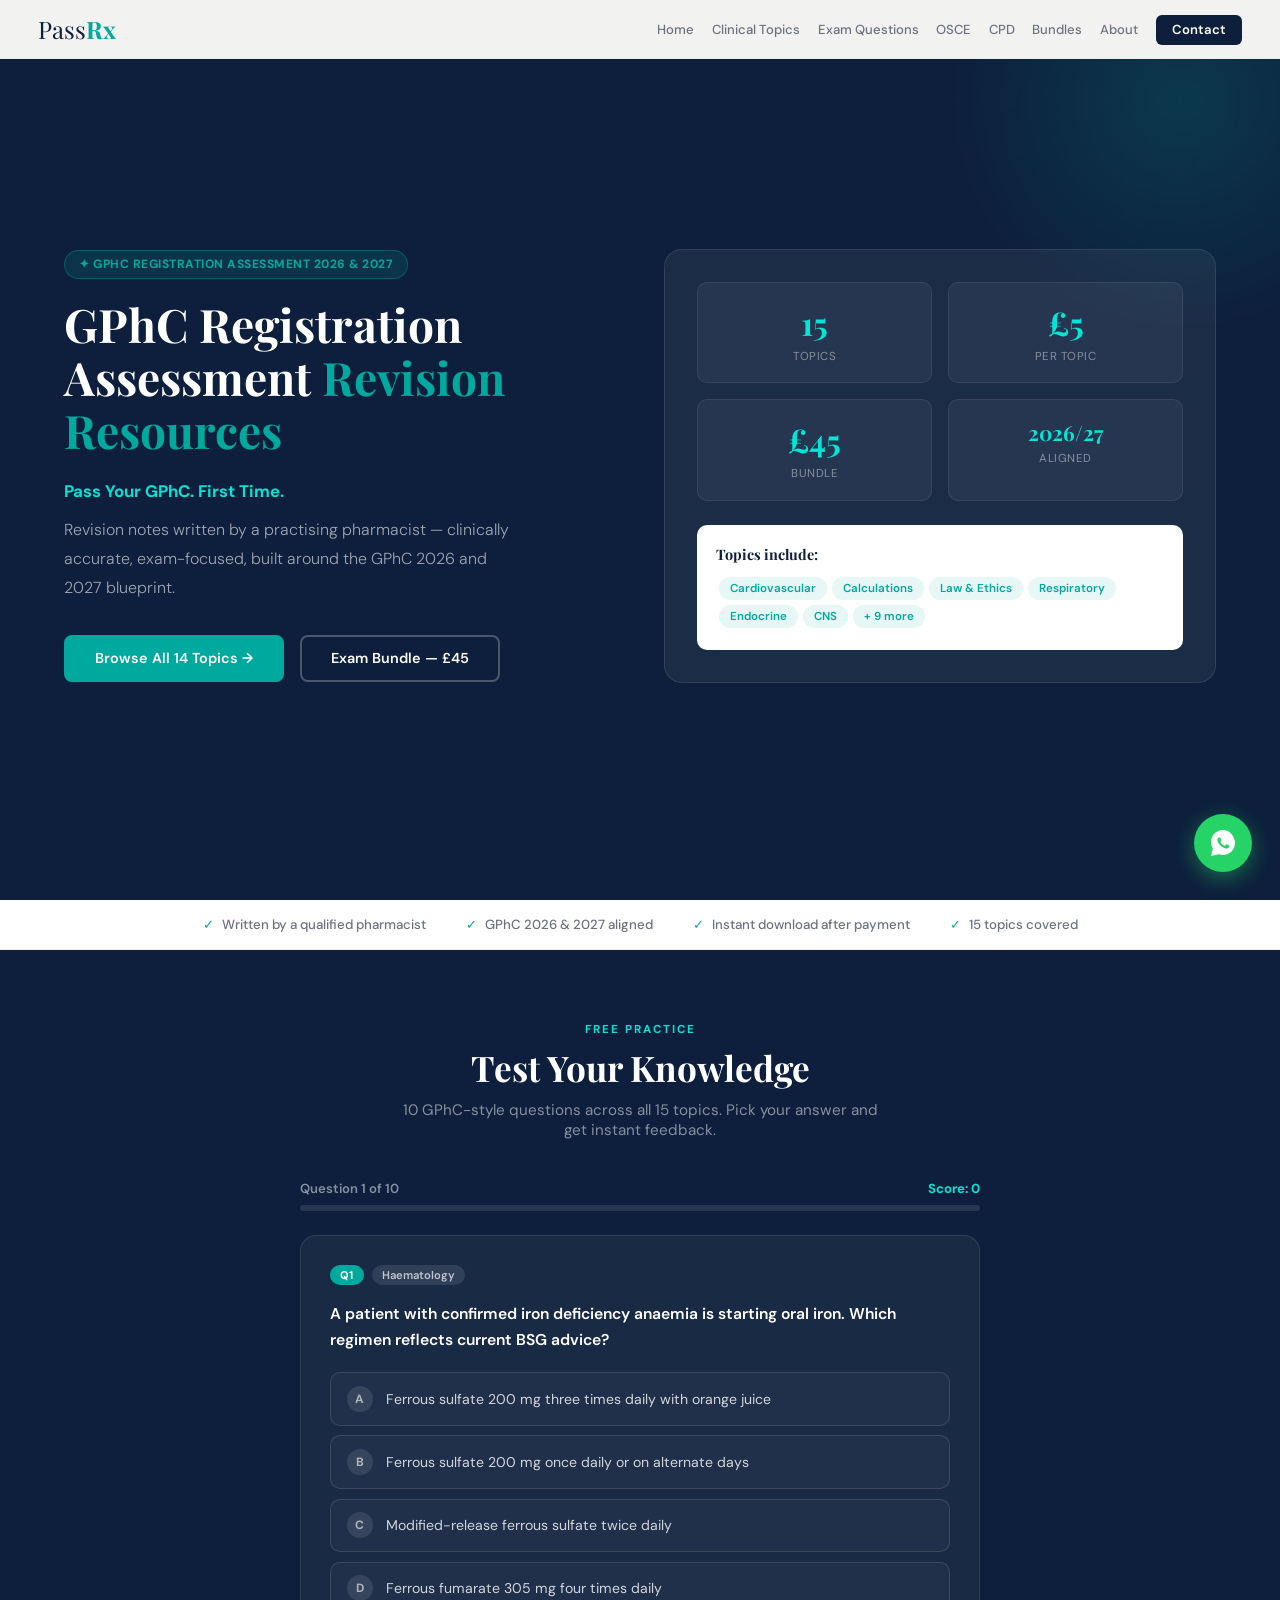
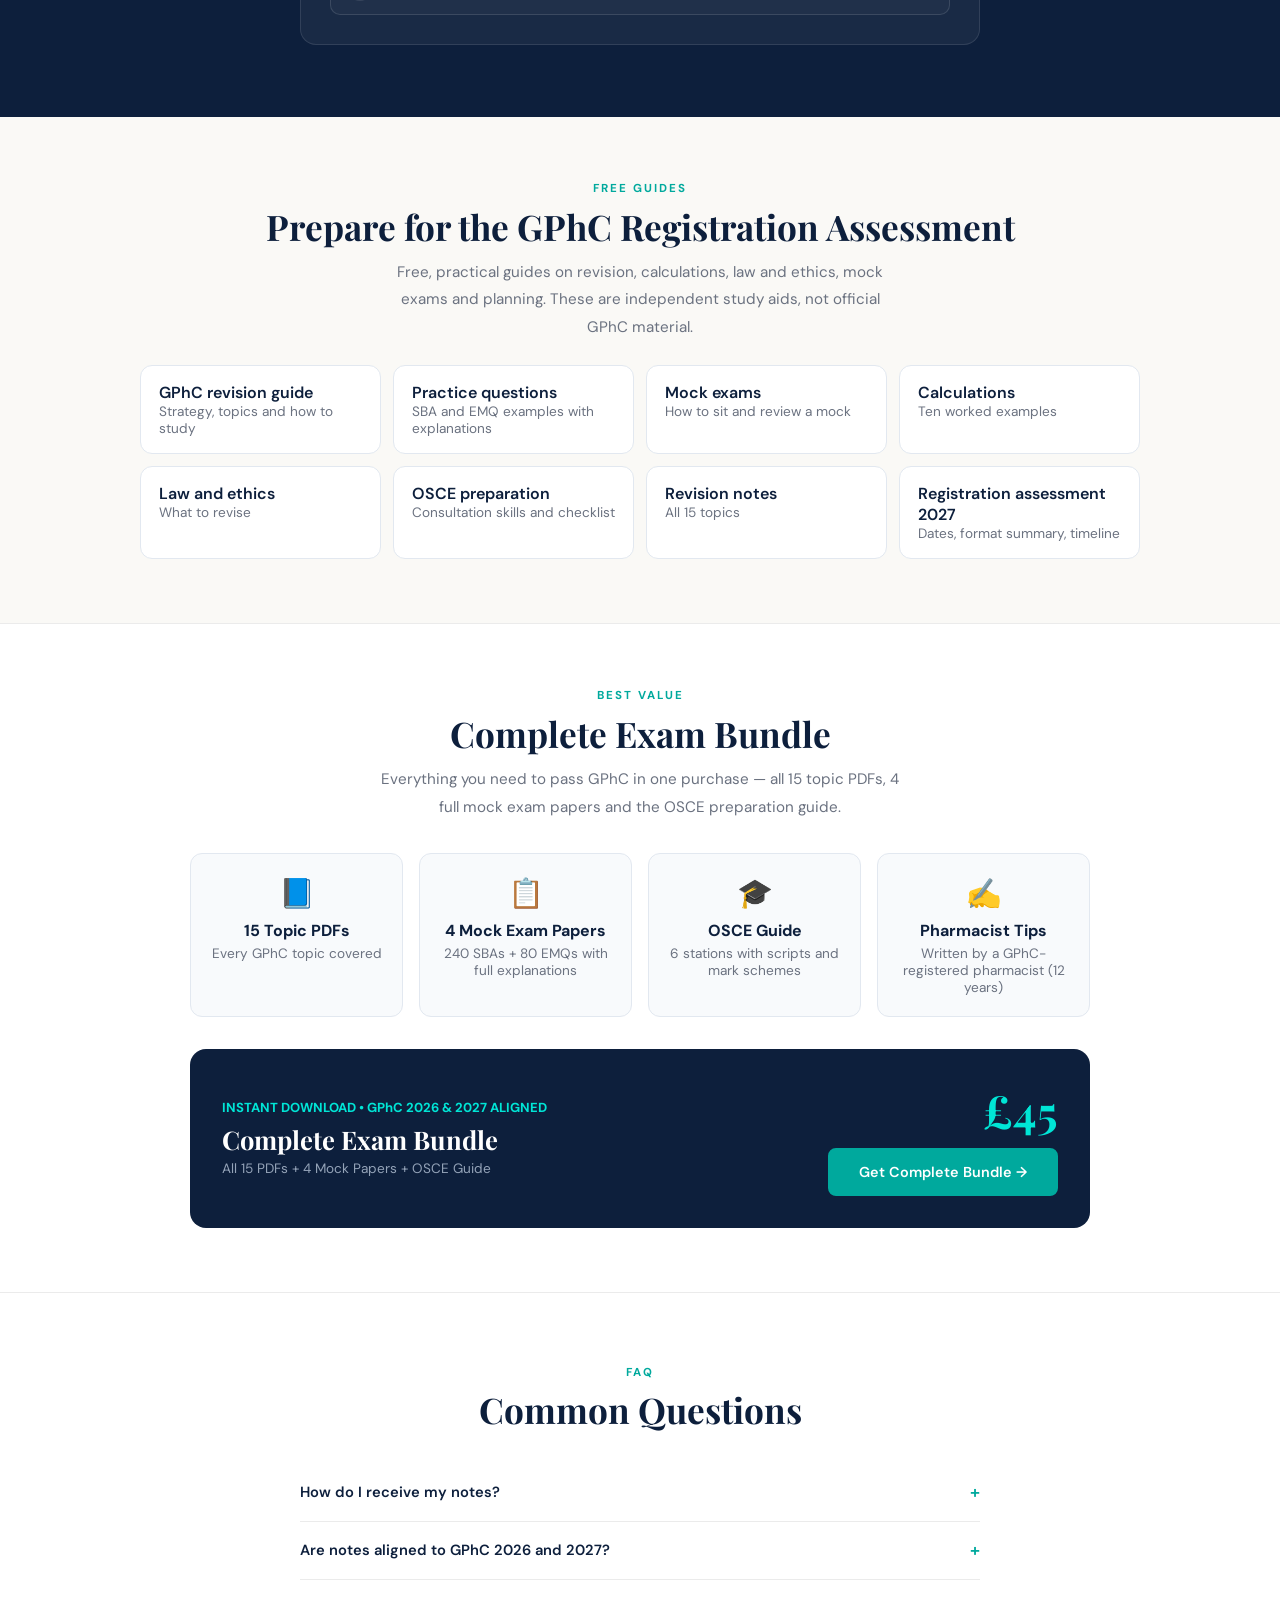
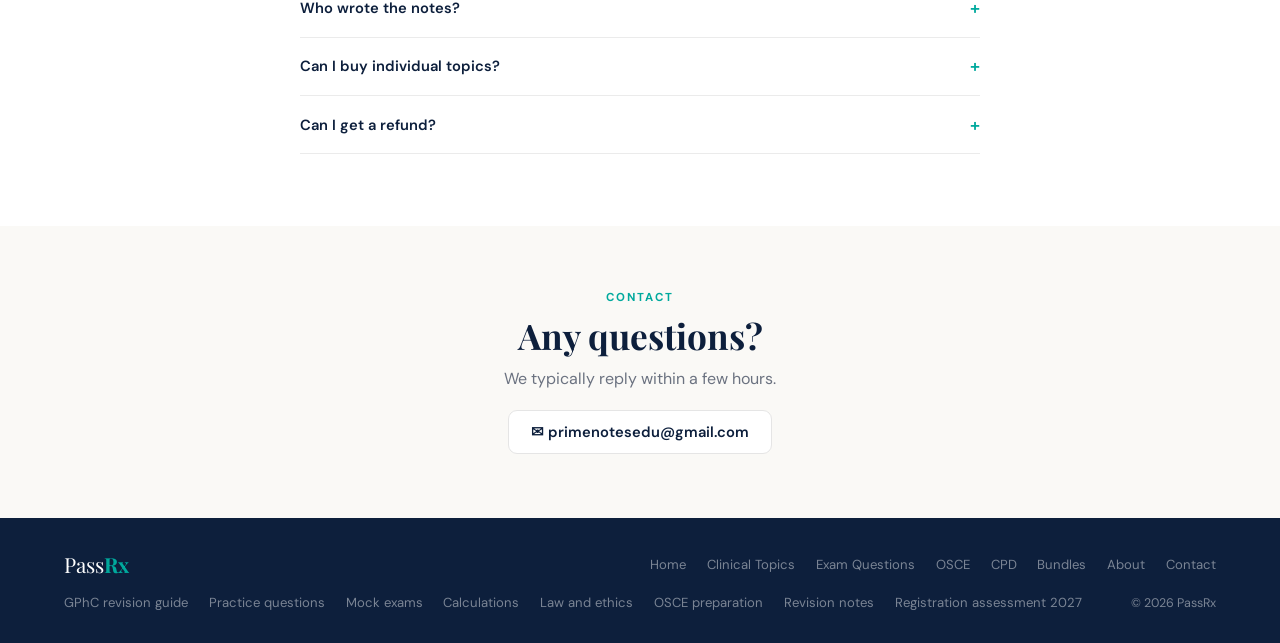
<file: index.html>
<!DOCTYPE html>
<html lang="en-GB">
<head>
<meta charset="utf-8">
<meta name="viewport" content="width=device-width,initial-scale=1">
<title>GPhC Registration Assessment Revision | PassRx</title>
<meta name="description" content="GPhC registration assessment revision notes, mock exams and calculations by a practising pharmacist. 15 topics from £5, or the complete bundle for £45.">
<link rel="canonical" href="https://passrx.org/">
<meta name="robots" content="index,follow,max-snippet:-1,max-image-preview:large">
<meta name="theme-color" content="#0d1f3c">
<meta name="author" content="Kamini Chauhan, PassRx">
<meta property="og:title" content="GPhC Registration Assessment Revision | PassRx"><meta property="og:description" content="GPhC registration assessment revision notes, mock exams and calculations by a practising pharmacist. 15 topics from £5, or the complete bundle for £45.">
<meta property="og:url" content="https://passrx.org/"><meta property="og:type" content="website"><meta property="og:site_name" content="PassRx">
<meta name="twitter:card" content="summary">
<meta name="google-site-verification" content="06s3-P_x06TM_cE3E4MlsZkdroecAVtO560kys9CXNc" />
<script type="application/ld+json">{"@context": "https://schema.org", "@graph": [{"@type": "Organization", "@id": "https://passrx.org/#org", "name": "PassRx", "url": "https://passrx.org/", "email": "primenotesedu@gmail.com", "description": "Independent GPhC registration assessment revision resources written by a practising pharmacist."}, {"@type": "WebSite", "@id": "https://passrx.org/#website", "url": "https://passrx.org/", "name": "PassRx", "publisher": {"@id": "https://passrx.org/#org"}, "inLanguage": "en-GB"}, {"@type": "WebPage", "@id": "https://passrx.org/#webpage", "url": "https://passrx.org/", "name": "GPhC Registration Assessment Revision | PassRx", "description": "GPhC registration assessment revision notes, mock exams and calculations by a practising pharmacist. 15 topics from £5, or the complete bundle for £45.", "isPartOf": {"@id": "https://passrx.org/#website"}, "inLanguage": "en-GB", "dateModified": "2026-11-04"}, {"@type": "Product", "name": "PassRx Complete Exam Bundle", "description": "All 15 revision topic PDFs, a full mock examination and an OSCE preparation guide.", "brand": {"@type": "Brand", "name": "PassRx"}, "offers": {"@type": "Offer", "url": "https://primenotes.gumroad.com/l/exambundle", "priceCurrency": "GBP", "price": "45.00", "availability": "https://schema.org/InStock"}}]}</script>
<link rel="preconnect" href="https://fonts.googleapis.com"><link rel="preconnect" href="https://fonts.gstatic.com" crossorigin>
<script async src="https://www.googletagmanager.com/gtag/js?id=G-4N3YDHGF9C"></script>
<script>window.dataLayer=window.dataLayer||[];function gtag(){dataLayer.push(arguments);}gtag('js',new Date());gtag('config','G-4N3YDHGF9C');</script>
<link href="https://fonts.googleapis.com/css2?family=Playfair+Display:wght@700&family=DM+Sans:wght@300;400;600&display=swap" rel="stylesheet">
<style>
:root{--n:#0d1f3c;--t:#00a99d;--tb:#00e5d6;--tl:#e6f7f6;--c:#faf9f6;--m:#6b7280;--w:#fff;}
*{margin:0;padding:0;box-sizing:border-box;}
body{font-family:"DM Sans",sans-serif;background:var(--c);color:var(--n);overflow-x:hidden;}
nav{position:fixed;top:0;left:0;right:0;z-index:99;display:flex;align-items:center;justify-content:space-between;padding:.8rem 3%;background:rgba(250,249,246,.97);border-bottom:1px solid #eee;backdrop-filter:blur(10px);}
.logo{font-family:"Playfair Display",serif;font-size:1.5rem;color:var(--n);cursor:pointer;}.logo b{color:var(--t);}
.nav-links{display:flex;gap:1.1rem;list-style:none;}
.nav-links a{color:var(--m);font-size:.82rem;font-weight:500;cursor:pointer;transition:color .2s;}
.nav-links a:hover{color:var(--n);}
.nav-btn{background:var(--n);color:var(--w)!important;padding:.4rem 1rem;border-radius:6px;font-weight:600!important;}
.page{display:none;}.page.active{display:block;}
.hero{min-height:100vh;background:var(--n);display:grid;grid-template-columns:1fr 1fr;align-items:center;padding:6rem 5% 4rem;gap:3rem;position:relative;overflow:hidden;}
.hero::after{content:"";position:absolute;top:-150px;right:-150px;width:500px;height:500px;background:radial-gradient(circle,rgba(0,169,157,.18),transparent 65%);pointer-events:none;}
.badge{display:inline-block;background:rgba(0,169,157,.15);border:1px solid rgba(0,169,157,.35);color:var(--t);font-size:.75rem;font-weight:700;padding:.35rem .9rem;border-radius:100px;margin-bottom:1.2rem;letter-spacing:.5px;text-transform:uppercase;}
.hero h1{font-family:"Playfair Display",serif;font-size:clamp(2.4rem,4vw,3.6rem);color:var(--w);line-height:1.15;margin-bottom:1.2rem;}
.hero h1 i{font-style:normal;color:var(--t);}
.hero p{color:rgba(255,255,255,.6);font-size:1rem;line-height:1.8;margin-bottom:2rem;font-weight:300;max-width:460px;}
.btn{display:inline-block;background:var(--t);color:var(--w);padding:.8rem 1.8rem;border-radius:8px;font-weight:600;font-size:.9rem;border:2px solid var(--t);transition:all .2s;cursor:pointer;text-decoration:none;}
.btn:hover{background:transparent;color:var(--t);}
.btn-ghost{display:inline-block;background:transparent;color:var(--w);padding:.8rem 1.8rem;border-radius:8px;font-weight:600;font-size:.9rem;border:2px solid rgba(255,255,255,.25);margin-left:.8rem;transition:all .2s;cursor:pointer;text-decoration:none;}
.btn-ghost:hover{border-color:var(--w);background:rgba(255,255,255,.07);}
.hero-card{background:rgba(255,255,255,.06);border:1px solid rgba(255,255,255,.1);border-radius:18px;padding:2rem;}
.stats{display:grid;grid-template-columns:1fr 1fr;gap:1rem;margin-bottom:1.5rem;}
.stat{background:rgba(255,255,255,.05);border:1px solid rgba(255,255,255,.08);border-radius:10px;padding:1.1rem;text-align:center;}
.stat-n{font-family:"Playfair Display",serif;font-size:2rem;font-weight:700;color:var(--tb);display:block;}
.stat-l{color:rgba(255,255,255,.45);font-size:.72rem;text-transform:uppercase;letter-spacing:.5px;margin-top:.2rem;}
.preview{background:var(--w);border-radius:10px;padding:1.2rem;}
.preview-t{font-family:"Playfair Display",serif;font-size:.9rem;color:var(--n);margin-bottom:.7rem;font-weight:700;}
.chip{display:inline-block;background:var(--tl);color:var(--t);font-size:.72rem;font-weight:600;padding:.25rem .7rem;border-radius:100px;margin:.15rem;}
.trust{background:var(--w);border-bottom:1px solid #eee;padding:1rem 5%;display:flex;justify-content:center;gap:2.5rem;flex-wrap:wrap;}
.ti{display:flex;align-items:center;gap:.5rem;color:var(--m);font-size:.83rem;font-weight:500;}.ti span{color:var(--t);}
.section{padding:4rem 5%;border-bottom:1px solid #ebebeb;}
.section:nth-child(odd){background:var(--c);}
.section:nth-child(even){background:var(--w);}
.slbl{font-size:.72rem;font-weight:700;letter-spacing:2px;text-transform:uppercase;color:var(--t);margin-bottom:.6rem;}
.stitle{font-family:"Playfair Display",serif;font-size:clamp(1.6rem,3vw,2.2rem);font-weight:700;color:var(--n);margin-bottom:.7rem;line-height:1.2;}
.ssub{color:var(--m);font-size:.95rem;line-height:1.8;max-width:520px;margin-bottom:2rem;}
.pcard{background:var(--w);border:1px solid #e5e5e5;border-radius:14px;max-width:500px;transition:all .3s;}
.pcard:hover{transform:translateY(-4px);box-shadow:0 16px 40px rgba(0,0,0,.08);border-color:var(--t);}
.pcard-hd{background:linear-gradient(135deg,var(--n),#1a3560);padding:1.5rem;border-radius:14px 14px 0 0;}
.pcard-tag{display:inline-block;background:rgba(0,169,157,.25);color:var(--t);font-size:.68rem;font-weight:700;letter-spacing:1px;text-transform:uppercase;padding:.2rem .7rem;border-radius:100px;margin-bottom:.8rem;}
.pcard-hd h3{font-family:"Playfair Display",serif;font-size:1.15rem;color:var(--w);margin-bottom:.4rem;}
.pcard-hd p{color:rgba(255,255,255,.5);font-size:.82rem;line-height:1.5;}
.pcard-tags{padding:1rem 1.5rem;display:flex;gap:.3rem;flex-wrap:wrap;border-bottom:1px solid #f3f3f3;}
.itag{background:#f3f4f6;color:#374151;font-size:.7rem;padding:.2rem .6rem;border-radius:5px;}
.pcard-body{padding:1.3rem 1.5rem;}
.price{font-family:"Playfair Display",serif;font-size:1.9rem;font-weight:700;color:var(--n);margin-bottom:.9rem;}
.price span{font-size:.82rem;font-family:"DM Sans",sans-serif;color:var(--m);font-weight:400;}
.save{display:inline-block;background:var(--tl);color:var(--t);font-size:.74rem;font-weight:600;padding:.18rem .6rem;border-radius:5px;margin-left:.4rem;vertical-align:middle;}
.delivery{background:var(--tl);border:1px solid rgba(0,169,157,.3);border-radius:8px;padding:.8rem 1rem;margin-bottom:1rem;font-size:.8rem;color:#065f59;line-height:1.6;}
.delivery strong{color:#00a99d;}
.dw{position:relative;margin-bottom:10px;z-index:50;}
.dt{width:100%;padding:9px 12px;border:1.5px solid #d1d5db;border-radius:7px;font-size:.87rem;font-family:"DM Sans",sans-serif;background:var(--w);cursor:pointer;user-select:none;display:flex;align-items:center;justify-content:space-between;transition:border-color .2s;}
.dt:hover,.dt.open{border-color:var(--t);}
.dt.open{border-radius:7px 7px 0 0;border-bottom-color:transparent;}
.dl{flex:1;color:var(--m);white-space:nowrap;overflow:hidden;text-overflow:ellipsis;}
.dl.s{color:var(--n);font-weight:500;}
.dc{margin-left:6px;font-size:.6rem;color:var(--m);transition:transform .2s;}
.dt.open .dc{transform:rotate(180deg);}
.dp{display:none;position:absolute;top:100%;left:0;right:0;background:var(--w);border:1.5px solid var(--t);border-top:none;border-radius:0 0 9px 9px;max-height:280px;overflow-y:auto;box-shadow:0 8px 24px rgba(0,0,0,.1);}
.dp.open{display:block;}
.do{display:flex;align-items:center;gap:9px;padding:8px 12px;cursor:pointer;border-bottom:1px solid #f5f5f5;transition:background .12s;}
.do:last-child{border-bottom:none;}
.do:hover,.do.ck{background:var(--tl);}
.ocb{width:15px;height:15px;border-radius:3px;border:1.5px solid #d1d5db;background:white;display:flex;align-items:center;justify-content:center;flex-shrink:0;transition:all .15s;}
.do.ck .ocb{background:var(--t);border-color:var(--t);}
.otk{color:white;font-size:.6rem;font-weight:700;opacity:0;}
.do.ck .otk{opacity:1;}
.on{display:block;font-size:.82rem;font-weight:600;color:var(--n);}
.os{display:block;font-size:.68rem;color:var(--m);margin-top:1px;}
.os-box{background:#f9fafb;border:1px solid #e5e7eb;border-radius:7px;padding:9px 12px;margin-bottom:10px;display:none;}
.os-box.v{display:block;}
.os-hd{font-size:.68rem;font-weight:700;color:var(--m);text-transform:uppercase;letter-spacing:.5px;margin-bottom:7px;}
.or{display:flex;align-items:center;justify-content:space-between;padding:2px 0;font-size:.8rem;gap:5px;}
.orn{color:var(--n);flex:1;}.orp{color:var(--n);font-weight:600;flex-shrink:0;}
.orx{color:#d1d5db;cursor:pointer;font-size:.82rem;padding:0 2px;flex-shrink:0;transition:color .15s;}
.orx:hover{color:#e53e3e;}
.ot{display:flex;justify-content:space-between;padding-top:7px;margin-top:5px;border-top:1px solid #e5e7eb;font-size:.85rem;font-weight:700;color:var(--n);}
.bn{background:rgba(0,169,157,.1);border:1px solid rgba(0,169,157,.3);border-radius:5px;padding:5px 9px;font-size:.72rem;color:var(--t);font-weight:600;margin-top:7px;text-align:center;display:none;}
.co{width:100%;padding:.8rem;background:var(--t);color:white;border:none;border-radius:7px;font-size:.9rem;font-weight:700;cursor:pointer;font-family:"DM Sans",sans-serif;margin-top:3px;transition:all .2s;}
.co:hover:not(:disabled){background:#008f84;}
.co:disabled{background:#d1d5db;cursor:not-allowed;}
.faq{padding:4.5rem 5%;background:var(--w);}
.faq-list{max-width:680px;margin:0 auto;}
.fi{border-bottom:1px solid #ebebeb;}
.fq{display:flex;align-items:center;justify-content:space-between;padding:1.1rem 0;cursor:pointer;font-weight:600;color:var(--n);font-size:.92rem;gap:1rem;}
.fic{color:var(--t);font-size:1.1rem;transition:transform .2s;}
.fi.open .fic{transform:rotate(45deg);}
.fa{max-height:0;overflow:hidden;transition:max-height .3s;color:var(--m);font-size:.88rem;line-height:1.8;}
.fi.open .fa{max-height:200px;padding-bottom:1rem;}
.contact{padding:4rem 5%;background:var(--c);text-align:center;}
.eml{display:inline-flex;align-items:center;gap:.5rem;background:var(--w);border:1px solid #e5e5e5;border-radius:9px;padding:.7rem 1.4rem;font-weight:600;color:var(--n);font-size:.92rem;transition:all .2s;text-decoration:none;}
.eml:hover{border-color:var(--t);color:var(--t);}
footer{background:var(--n);color:rgba(255,255,255,.45);padding:2rem 5%;display:flex;align-items:center;justify-content:space-between;flex-wrap:wrap;gap:1rem;}
.fl{font-family:"Playfair Display",serif;font-size:1.3rem;color:white;}.fl b{color:var(--t);}
.flinks{display:flex;gap:1.3rem;flex-wrap:wrap;}
.flinks a{color:rgba(255,255,255,.45);font-size:.82rem;cursor:pointer;transition:color .2s;text-decoration:none;}
.flinks a:hover{color:white;}
.browse-hero{background:var(--n);padding:7rem 5% 2.5rem;text-align:center;}
.browse-hero h1,.browse-hero h2{font-family:"Playfair Display",serif;font-size:2.3rem;color:white;margin-bottom:.4rem;}
.browse-hero p{color:rgba(255,255,255,.5);}
.tgrid{display:grid;grid-template-columns:repeat(auto-fill,minmax(190px,1fr));gap:18px;padding:2rem 5% 3rem;background:var(--n);}
.tc{background:rgba(255,255,255,.04);border:1px solid rgba(255,255,255,.08);border-radius:14px;overflow:hidden;cursor:pointer;transition:all .25s;}
.tc:hover{transform:translateY(-5px);box-shadow:0 18px 36px rgba(0,0,0,.4);}
.tc-img{height:120px;display:flex;align-items:center;justify-content:center;}
.tc-img svg{width:70px;height:70px;filter:drop-shadow(0 3px 12px rgba(0,0,0,.4));}
.tc-info{padding:12px 14px;border-top:1px solid rgba(255,255,255,.06);background:rgba(255,255,255,.03);}
.tc-n{display:block;font-size:.6rem;color:var(--t);font-weight:700;letter-spacing:1.5px;text-transform:uppercase;margin-bottom:2px;}
.tc-t{font-size:.85rem;font-weight:600;color:rgba(255,255,255,.9);display:block;}
.tc-s{font-size:.68rem;color:rgba(255,255,255,.38);display:block;margin-top:1px;}
.tc-p{display:inline-block;background:var(--t);color:white;font-size:.68rem;font-weight:700;padding:.15rem .55rem;border-radius:5px;margin-top:5px;}
.bbar{margin:0 5% 3rem;background:rgba(255,255,255,.05);border:1px solid rgba(255,255,255,.1);border-radius:14px;padding:1.8rem;display:flex;align-items:center;justify-content:space-between;gap:1.5rem;flex-wrap:wrap;}
.bbar h3{font-family:"Playfair Display",serif;color:white;font-size:1.2rem;margin-bottom:.2rem;}
.bbar p{color:rgba(255,255,255,.45);font-size:.87rem;}
.qzc{background:rgba(255,255,255,.05);border:1px solid rgba(255,255,255,.1);border-radius:16px;padding:1.8rem;display:none;}
.qzc.qza{display:block;animation:qzf .35s ease;}
@keyframes qzf{from{opacity:0;transform:translateY(14px);}to{opacity:1;transform:translateY(0);}}
.qz-meta{display:flex;gap:.5rem;margin-bottom:1rem;}
.qz-num{background:var(--t);color:var(--w);font-size:.7rem;font-weight:700;padding:.2rem .65rem;border-radius:100px;}
.qz-top{background:rgba(255,255,255,.1);color:rgba(255,255,255,.7);font-size:.7rem;font-weight:600;padding:.2rem .65rem;border-radius:100px;}
.qz-q{font-size:.98rem;font-weight:600;color:var(--w);line-height:1.65;margin-bottom:1.2rem;}
.qz-opts{display:flex;flex-direction:column;gap:.6rem;}
.qz-o{display:flex;align-items:flex-start;gap:.8rem;padding:.8rem 1rem;border:1.5px solid rgba(255,255,255,.12);border-radius:10px;cursor:pointer;transition:all .2s;background:rgba(255,255,255,.03);}
.qz-o:hover:not(.qzd){border-color:var(--t);background:rgba(0,169,157,.1);}
.qz-l{width:26px;height:26px;border-radius:50%;background:rgba(255,255,255,.1);color:rgba(255,255,255,.6);font-size:.75rem;font-weight:700;display:flex;align-items:center;justify-content:center;flex-shrink:0;transition:all .2s;}
.qz-ot{font-size:.88rem;color:rgba(255,255,255,.8);line-height:1.5;padding-top:3px;}
.qz-o.qzs{border-color:var(--w);background:rgba(255,255,255,.08);}.qz-o.qzs .qz-l{background:var(--w);color:var(--n);}
.qz-o.qzcor{border-color:#34d399;background:rgba(5,150,105,.2);}.qz-o.qzcor .qz-l{background:#34d399;color:var(--n);}
.qz-o.qzwrg{border-color:#f87171;background:rgba(220,38,38,.2);}.qz-o.qzwrg .qz-l{background:#f87171;color:var(--w);}
.qz-o.qzshw{border-color:#34d399;background:rgba(5,150,105,.15);}.qz-o.qzshw .qz-l{background:#34d399;color:var(--n);}
.qz-o.qzd{cursor:default;}
.qzsub{width:100%;padding:.75rem;background:var(--t);color:var(--w);border:none;border-radius:9px;font-size:.9rem;font-weight:700;cursor:pointer;font-family:"DM Sans",sans-serif;margin-top:1rem;transition:all .2s;display:none;}
.qzsub.qzv{display:block;}.qzsub:hover{background:#008f84;}
.qzexp{margin-top:1rem;padding:1rem 1.1rem;border-radius:10px;display:none;animation:qzf .3s ease;}
.qzexp.qzec{background:rgba(5,150,105,.15);border-left:4px solid #34d399;}
.qzexp.qzew{background:rgba(220,38,38,.15);border-left:4px solid #f87171;}
.qzexh{display:flex;align-items:center;gap:.4rem;font-weight:700;font-size:.9rem;margin-bottom:.4rem;}
.qzext{font-size:.84rem;line-height:1.7;color:rgba(255,255,255,.8);}
.qzextp{margin-top:.5rem;font-size:.8rem;font-weight:600;color:var(--tb);}
.qznxt{width:100%;padding:.75rem;background:rgba(255,255,255,.1);color:var(--w);border:1.5px solid rgba(255,255,255,.2);border-radius:9px;font-size:.9rem;font-weight:700;cursor:pointer;font-family:"DM Sans",sans-serif;margin-top:.7rem;transition:all .2s;display:none;}
.qznxt.qzv{display:block;}.qznxt:hover{background:rgba(255,255,255,.15);}
.qzres{background:rgba(255,255,255,.05);border:1px solid rgba(255,255,255,.12);border-radius:16px;padding:2rem;text-align:center;display:none;animation:qzf .4s ease;}
.qzrsc{font-family:"Playfair Display",serif;font-size:3rem;font-weight:700;color:var(--tb);margin:.8rem 0 .2rem;}
.qzrsb{color:rgba(255,255,255,.5);font-size:.9rem;margin-bottom:1.2rem;}
.qzrcta{background:rgba(0,169,157,.15);border:1px solid rgba(0,169,157,.35);border-radius:12px;padding:1rem;margin:1rem 0;}
.qzrcta p{color:rgba(255,255,255,.7);font-size:.85rem;margin-bottom:.7rem;line-height:1.6;}
.qzrcta a{display:inline-block;background:var(--t);color:var(--w);padding:.6rem 1.4rem;border-radius:7px;font-weight:700;font-size:.85rem;text-decoration:none;}
.qzrty{width:100%;padding:.7rem;background:transparent;color:rgba(255,255,255,.5);border:1.5px solid rgba(255,255,255,.15);border-radius:9px;font-size:.85rem;font-weight:600;cursor:pointer;font-family:"DM Sans",sans-serif;margin-top:.5rem;transition:all .2s;}
.qzrty:hover{border-color:rgba(255,255,255,.35);color:var(--w);}
/* CPD Styles */
.cpd-card{background:#fff;border:2px solid #e2e8f0;border-radius:16px;overflow:hidden;}.cpd-card.featured{border-color:#b45309;}
.cpd-badge{background:#b45309;color:#fff;font-size:.72rem;font-weight:800;letter-spacing:.08em;padding:6px 16px;display:inline-block;}
.cpd-badge-soon{background:#64748b;}
.cpd-card-body{padding:22px;}
.cpd-card-body h3{font-family:"Playfair Display",serif;font-size:1.15rem;color:var(--n);margin:10px 0 8px;}
.cpd-desc{font-size:.88rem;color:#475569;line-height:1.7;margin-bottom:14px;}
.cpd-list{list-style:none;padding:0;margin:0 0 14px;}
.cpd-list li{font-size:.82rem;color:var(--n);padding:4px 0;border-bottom:1px solid #f1f5f9;}
.cpd-meta-row{display:flex;flex-wrap:wrap;gap:6px;margin:12px 0;}
.cpd-meta-tag{background:#f1f5f9;color:#475569;font-size:.75rem;padding:3px 10px;border-radius:20px;}
.cpd-footer{display:flex;align-items:center;gap:14px;margin:18px 0 6px;}
.cpd-price{font-family:"Playfair Display",serif;font-size:2rem;font-weight:700;color:#b45309;}
.btn-cpd{background:#b45309;color:#fff;padding:11px 22px;border-radius:50px;font-weight:700;font-size:.9rem;text-decoration:none;display:inline-block;transition:opacity .2s;}
.btn-cpd:hover{opacity:.85;}
.cpd-delivery{font-size:.78rem;color:#94a3b8;margin-top:6px;}
.cpd-soon-list{list-style:none;padding:0;margin:0 0 18px;}
.cpd-soon-list li{font-size:.85rem;color:#475569;padding:5px 0;border-bottom:1px solid #e2e8f0;}
.cpd-soon-list li::before{content:"◦ ";color:var(--t);font-weight:700;}
.btn-outline-cpd{border:2px solid var(--n);color:var(--n);background:transparent;padding:11px 22px;border-radius:50px;font-weight:700;font-size:.88rem;text-decoration:none;display:inline-block;transition:all .2s;}
.btn-outline-cpd:hover{background:var(--n);color:#fff;}
@media(max-width:720px){.hero{grid-template-columns:1fr;padding:5.5rem 5% 3rem;}.btn-ghost{margin-left:0;margin-top:.7rem;display:block;text-align:center;}.bbar{flex-direction:column;text-align:center;}.tgrid{grid-template-columns:repeat(auto-fill,minmax(145px,1fr));}.nav-links{gap:.6rem;}}
.whatsapp-float{position:fixed;bottom:28px;right:28px;z-index:9999;display:flex;align-items:center;gap:0;cursor:pointer;text-decoration:none;}
.whatsapp-float .wa-icon{width:58px;height:58px;background:#25D366;border-radius:50%;display:flex;align-items:center;justify-content:center;box-shadow:0 6px 22px rgba(37,211,102,.45);transition:transform .2s ease,box-shadow .2s ease;animation:wa-pulse 2.5s infinite;flex-shrink:0;}
.whatsapp-float:hover .wa-icon{transform:scale(1.1);box-shadow:0 8px 28px rgba(37,211,102,.55);}
.whatsapp-float .wa-icon svg{width:32px;height:32px;}
@keyframes wa-pulse{0%{box-shadow:0 0 0 0 rgba(37,211,102,.55);}70%{box-shadow:0 0 0 14px rgba(37,211,102,0);}100%{box-shadow:0 0 0 0 rgba(37,211,102,0);}}
.hero h1{font-size:clamp(2rem,3.6vw,3.1rem)!important;}.nav-links a[href],.flinks a[href]{cursor:pointer;text-decoration:none}.gd{display:grid;grid-template-columns:repeat(auto-fill,minmax(240px,1fr));gap:12px;max-width:1000px;margin:1.5rem auto 0}.gd a{display:block;background:#fff;border:1.5px solid #e2e8f0;border-radius:12px;padding:1rem 1.1rem;text-decoration:none;color:var(--n);font-weight:600}.gd a span{display:block;font-weight:400;font-size:.85rem;color:var(--m)}.gd a:hover{border-color:var(--t)}
@media(max-width:720px){.ab-grid{grid-template-columns:1fr!important;gap:1.2rem!important}nav{flex-wrap:wrap;gap:.4rem}.nav-links{flex-wrap:wrap;gap:.5rem .8rem}}</style>
</head>
<body>

<!-- ══ HOME PAGE ══════════════════════════════════════════════ -->
<div id="home" class="page active">
<nav>
  <div class="logo" onclick="go('home')">Pass<b>Rx</b></div>
  <ul class="nav-links">
    <li><a href="/" onclick="go('home');return false;">Home</a></li>
    <li><a href="/#topics" onclick="go('topics');return false;">Clinical Topics</a></li>
    <li><a href="/#exams" onclick="go('exams');return false;">Exam Questions</a></li>
    <li><a href="/#osce" onclick="go('osce');return false;">OSCE</a></li>
    <li><a href="/#cpd" onclick="go('cpd');return false;">CPD</a></li>
    <li><a href="/#bundles" onclick="go('bundles');return false;">Bundles</a></li>
    <li><a href="/#about" onclick="go('about');return false;">About</a></li>
    <li><a href="mailto:primenotesedu@gmail.com" class="nav-btn">Contact</a></li>
  </ul>
</nav>
<section class="hero">
  <div>
    <div class="badge">&#10022; GPhC Registration Assessment 2026 &amp; 2027</div>
    <h1>GPhC Registration Assessment <i>Revision Resources</i></h1>
    <p style="color:var(--tb);font-weight:700;font-size:1.05rem;margin-bottom:.6rem;">Pass Your GPhC. First Time.</p>
    <p>Revision notes written by a practising pharmacist &mdash; clinically accurate, exam-focused, built around the GPhC 2026 and 2027 blueprint.</p>
    <a class="btn" href="/#topics" onclick="go('topics');return false;">Browse All 14 Topics &rarr;</a>
    <a class="btn-ghost" href="https://primenotes.gumroad.com/l/exambundle" target="_blank" rel="noopener">Exam Bundle &mdash; &pound;45</a>
  </div>
  <div class="hero-card">
    <div class="stats">
      <div class="stat"><span class="stat-n">15</span><span class="stat-l">Topics</span></div>
      <div class="stat"><span class="stat-n">&pound;5</span><span class="stat-l">Per Topic</span></div>
      <div class="stat"><span class="stat-n">&pound;45</span><span class="stat-l">Bundle</span></div>
      <div class="stat"><span class="stat-n" style="font-size:1.3rem;">2026/27</span><span class="stat-l">Aligned</span></div>
    </div>
    <div class="preview">
      <div class="preview-t">Topics include:</div>
      <span class="chip">Cardiovascular</span><span class="chip">Calculations</span><span class="chip">Law &amp; Ethics</span><span class="chip">Respiratory</span><span class="chip">Endocrine</span><span class="chip">CNS</span><span class="chip">+ 9 more</span>
    </div>
  </div>
</section>

<div class="trust">
  <div class="ti"><span>&#10003;</span> Written by a qualified pharmacist</div>
  <div class="ti"><span>&#10003;</span> GPhC 2026 &amp; 2027 aligned</div>
  <div class="ti"><span>&#10003;</span> Instant download after payment</div>
  <div class="ti"><span>&#10003;</span> 15 topics covered</div>
</div>

<!-- FREE QUIZ -->
<section style="background:var(--n);padding:4.5rem 5%;" id="quiz-section">
  <div style="text-align:center;margin-bottom:2.5rem;">
    <div class="slbl" style="color:var(--tb);">Free Practice</div>
    <div class="stitle" style="color:var(--w);">Test Your Knowledge</div>
    <p style="color:rgba(255,255,255,0.5);font-size:.95rem;max-width:480px;margin:.5rem auto 0;">10 GPhC-style questions across all 15 topics. Pick your answer and get instant feedback.</p>
    <p id="qz-attempts" style="color:rgba(255,255,255,0.25);font-size:.75rem;margin-top:.5rem;"></p>
  </div>
  <div style="max-width:680px;margin:0 auto 1.5rem;">
    <div style="display:flex;justify-content:space-between;margin-bottom:.5rem;">
      <span id="qz-label" style="font-size:.82rem;font-weight:600;color:rgba(255,255,255,.5);">Question 1 of 10</span>
      <span id="qz-score" style="font-size:.82rem;font-weight:700;color:var(--tb);">Score: 0</span>
    </div>
    <div style="height:6px;background:rgba(255,255,255,.1);border-radius:100px;overflow:hidden;">
      <div id="qz-fill" style="height:100%;background:linear-gradient(90deg,var(--t),var(--tb));border-radius:100px;width:0%;transition:width .4s;"></div>
    </div>
  </div>
  <div id="qz-main" style="max-width:680px;margin:0 auto;"></div>
</section>

<!-- SEO GUIDES -->
<section class="section" style="background:var(--c);">
  <div style="max-width:1000px;margin:0 auto;text-align:center;">
    <div class="slbl">Free guides</div>
    <h2 class="stitle" style="margin-bottom:.7rem;">Prepare for the GPhC Registration Assessment</h2>
    <p class="ssub" style="margin:0 auto;">Free, practical guides on revision, calculations, law and ethics, mock exams and planning. These are independent study aids, not official GPhC material.</p>
  </div>
  <div class="gd"><a href="/gphc-registration-assessment-revision/">GPhC revision guide<span>Strategy, topics and how to study</span></a><a href="/gphc-registration-assessment-questions/">Practice questions<span>SBA and EMQ examples with explanations</span></a><a href="/gphc-mock-exam/">Mock exams<span>How to sit and review a mock</span></a><a href="/gphc-calculations/">Calculations<span>Ten worked examples</span></a><a href="/gphc-law-and-ethics/">Law and ethics<span>What to revise</span></a><a href="/gphc-osce/">OSCE preparation<span>Consultation skills and checklist</span></a><a href="/gphc-revision-notes/">Revision notes<span>All 15 topics</span></a><a href="/gphc-registration-assessment-2027/">Registration assessment 2027<span>Dates, format summary, timeline</span></a></div>
</section>
<!-- COMPLETE BUNDLE CTA -->
<section class="section" style="background:var(--w);">
  <div style="max-width:900px;margin:0 auto;">
    <div style="text-align:center;margin-bottom:2rem;">
      <div class="slbl">Best Value</div>
      <div class="stitle">Complete Exam Bundle</div>
      <p class="ssub" style="margin:0 auto 2rem;">Everything you need to pass GPhC in one purchase &mdash; all 15 topic PDFs, 4 full mock exam papers and the OSCE preparation guide.</p>
    </div>
    <div style="display:grid;grid-template-columns:repeat(auto-fit,minmax(200px,1fr));gap:16px;margin-bottom:2rem;">
      <div style="background:#f8fafc;border:1.5px solid #e2e8f0;border-radius:12px;padding:20px;text-align:center;">
        <div style="font-size:1.8rem;margin-bottom:8px;">&#128216;</div>
        <div style="font-weight:700;color:var(--n);margin-bottom:4px;">15 Topic PDFs</div>
        <div style="color:var(--m);font-size:.85rem;">Every GPhC topic covered</div>
      </div>
      <div style="background:#f8fafc;border:1.5px solid #e2e8f0;border-radius:12px;padding:20px;text-align:center;">
        <div style="font-size:1.8rem;margin-bottom:8px;">&#128203;</div>
        <div style="font-weight:700;color:var(--n);margin-bottom:4px;">4 Mock Exam Papers</div>
        <div style="color:var(--m);font-size:.85rem;">240 SBAs + 80 EMQs with full explanations</div>
      </div>
      <div style="background:#f8fafc;border:1.5px solid #e2e8f0;border-radius:12px;padding:20px;text-align:center;">
        <div style="font-size:1.8rem;margin-bottom:8px;">&#127891;</div>
        <div style="font-weight:700;color:var(--n);margin-bottom:4px;">OSCE Guide</div>
        <div style="color:var(--m);font-size:.85rem;">6 stations with scripts and mark schemes</div>
      </div>
      <div style="background:#f8fafc;border:1.5px solid #e2e8f0;border-radius:12px;padding:20px;text-align:center;">
        <div style="font-size:1.8rem;margin-bottom:8px;">&#9997;</div>
        <div style="font-weight:700;color:var(--n);margin-bottom:4px;">Pharmacist Tips</div>
        <div style="color:var(--m);font-size:.85rem;">Written by a GPhC-registered pharmacist (12 years)</div>
      </div>
    </div>
    <div style="background:var(--n);border-radius:16px;padding:32px;display:flex;align-items:center;justify-content:space-between;flex-wrap:wrap;gap:20px;">
      <div>
        <div style="color:var(--tb);font-size:.82rem;font-weight:700;margin-bottom:6px;">INSTANT DOWNLOAD &bull; GPhC 2026 &amp; 2027 ALIGNED</div>
        <div style="font-family:'Playfair Display',serif;font-size:1.6rem;color:#fff;font-weight:700;">Complete Exam Bundle</div>
        <div style="color:#94a3b8;font-size:.85rem;margin-top:4px;">All 15 PDFs + 4 Mock Papers + OSCE Guide</div>
      </div>
      <div style="text-align:right;">
        <div style="font-family:'Playfair Display',serif;font-size:2.8rem;font-weight:700;color:var(--tb);">&pound;45</div>
        <a href="https://primenotes.gumroad.com/l/exambundle" target="_blank" rel="noopener" class="btn" style="margin-top:8px;">Get Complete Bundle &rarr;</a>
      </div>
    </div>
  </div>
</section>

<section class="faq">
  <div style="text-align:center;margin-bottom:2rem;"><div class="slbl">FAQ</div><div class="stitle">Common Questions</div></div>
  <div class="faq-list">
    <div class="fi"><div class="fq" onclick="faq(this)">How do I receive my notes? <span class="fic">+</span></div><div class="fa">Your PDF is available for instant download immediately after payment &mdash; no waiting, no emails needed.</div></div>
    <div class="fi"><div class="fq" onclick="faq(this)">Are notes aligned to GPhC 2026 and 2027? <span class="fic">+</span></div><div class="fa">Yes &mdash; all 15 topics are cross-referenced against the GPhC 2026 and 2027 blueprints, NICE guidelines, and the BNF.</div></div>
    <div class="fi"><div class="fq" onclick="faq(this)">Who wrote the notes? <span class="fic">+</span></div><div class="fa">Kamini Chauhan, a pharmacist who has been registered with the GPhC for 12 years.</div></div>
    <div class="fi"><div class="fq" onclick="faq(this)">Can I buy individual topics? <span class="fic">+</span></div><div class="fa">Yes &mdash; each topic is &pound;5 on the Clinical Topics page. The Complete Bundle at &pound;45 includes all 15 topics, 4 mock exam papers and the OSCE guide.</div></div>
    <div class="fi"><div class="fq" onclick="faq(this)">Can I get a refund? <span class="fic">+</span></div><div class="fa">As these are digital products, refunds cannot be offered once PDFs have been delivered. Contact primenotesedu@gmail.com with any concerns.</div></div>
  </div>
</section>

<section class="contact">
  <div class="slbl">Contact</div>
  <div class="stitle" style="margin-bottom:.7rem;">Any questions?</div>
  <p style="color:var(--m);margin-bottom:1.3rem;">We typically reply within a few hours.</p>
  <a href="mailto:primenotesedu@gmail.com" class="eml">&#9993; primenotesedu@gmail.com</a>
</section>
<footer>
  <div class="fl">Pass<b>Rx</b></div>
  <div class="flinks">
    <a href="/" onclick="go('home');return false;">Home</a>
    <a href="/#topics" onclick="go('topics');return false;">Clinical Topics</a>
    <a href="/#exams" onclick="go('exams');return false;">Exam Questions</a>
    <a href="/#osce" onclick="go('osce');return false;">OSCE</a>
    <a href="/#cpd" onclick="go('cpd');return false;">CPD</a>
    <a href="/#bundles" onclick="go('bundles');return false;">Bundles</a>
    <a href="/#about" onclick="go('about');return false;">About</a>
    <a href="mailto:primenotesedu@gmail.com">Contact</a>
  </div>
  <div class="flinks" aria-label="Guides"><a href="/gphc-registration-assessment-revision/">GPhC revision guide</a><a href="/gphc-registration-assessment-questions/">Practice questions</a><a href="/gphc-mock-exam/">Mock exams</a><a href="/gphc-calculations/">Calculations</a><a href="/gphc-law-and-ethics/">Law and ethics</a><a href="/gphc-osce/">OSCE preparation</a><a href="/gphc-revision-notes/">Revision notes</a><a href="/gphc-registration-assessment-2027/">Registration assessment 2027</a></div>
  <div style="font-size:.78rem;">&copy; 2026 PassRx</div>
</footer>
</div>

<!-- ══ CLINICAL TOPICS PAGE ══════════════════════════════════ -->
<div id="topics" class="page">
<nav style="background:rgba(13,31,60,.97);border-bottom:1px solid rgba(255,255,255,.08);">
  <div class="logo" onclick="go('home')" style="color:white;">Pass<b>Rx</b></div>
  <ul class="nav-links">
    <li><a href="/" onclick="go('home');return false;" style="color:rgba(255,255,255,.6);">Home</a></li>
    <li><a href="/#topics" onclick="go('topics');return false;" style="color:rgba(255,255,255,.6);">Clinical Topics</a></li>
    <li><a href="/#exams" onclick="go('exams');return false;" style="color:rgba(255,255,255,.6);">Exam Questions</a></li>
    <li><a href="/#osce" onclick="go('osce');return false;" style="color:rgba(255,255,255,.6);">OSCE</a></li>
    <li><a href="/#cpd" onclick="go('cpd');return false;" style="color:rgba(255,255,255,.6);">CPD</a></li>
    <li><a href="/#bundles" onclick="go('bundles');return false;" style="color:rgba(255,255,255,.6);">Bundles</a></li>
    <li><a href="mailto:primenotesedu@gmail.com" class="nav-btn">Contact</a></li>
  </ul>
</nav>
<div class="browse-hero"><div class="slbl" style="display:block;">Clinical Topics</div><h2>All 15 GPhC Topics</h2><p>Click any topic to purchase for &pound;5, or get all 15 in the Complete Bundle for &pound;45.</p></div>
<div class="tgrid" id="tgrid"></div>
<div class="bbar"><div><h3>Get all 15 topics &mdash; Complete Bundle &pound;45</h3><p>Includes all 15 PDFs, 4 mock exam papers and OSCE guide.</p></div><a href="https://primenotes.gumroad.com/l/exambundle" target="_blank" rel="noopener" class="btn">Get Bundle &mdash; &pound;45 &rarr;</a></div>
<footer style="background:rgba(255,255,255,.04);border-top:1px solid rgba(255,255,255,.08);color:rgba(255,255,255,.4);padding:1.8rem 5%;display:flex;align-items:center;justify-content:space-between;flex-wrap:wrap;gap:1rem;">
  <div class="fl">Pass<b>Rx</b></div>
  <div class="flinks"><a href="/" onclick="go('home');return false;">Home</a><a href="mailto:primenotesedu@gmail.com">Contact</a></div>
  <div class="flinks" aria-label="Guides"><a href="/gphc-registration-assessment-revision/">GPhC revision guide</a><a href="/gphc-registration-assessment-questions/">Practice questions</a><a href="/gphc-mock-exam/">Mock exams</a><a href="/gphc-calculations/">Calculations</a><a href="/gphc-law-and-ethics/">Law and ethics</a><a href="/gphc-osce/">OSCE preparation</a><a href="/gphc-revision-notes/">Revision notes</a><a href="/gphc-registration-assessment-2027/">Registration assessment 2027</a></div>
  <div style="font-size:.78rem;">&copy; 2026 PassRx</div>
</footer>
</div>

<!-- ══ EXAM QUESTIONS PAGE ═══════════════════════════════════ -->
<div id="exams" class="page">
<nav>
  <div class="logo" onclick="go('home')">Pass<b>Rx</b></div>
  <ul class="nav-links">
    <li><a href="/" onclick="go('home');return false;">Home</a></li>
    <li><a href="/#topics" onclick="go('topics');return false;">Clinical Topics</a></li>
    <li><a href="/#exams" onclick="go('exams');return false;" style="color:var(--n);font-weight:600;">Exam Questions</a></li>
    <li><a href="/#osce" onclick="go('osce');return false;">OSCE</a></li>
    <li><a href="/#cpd" onclick="go('cpd');return false;">CPD</a></li>
    <li><a href="/#bundles" onclick="go('bundles');return false;">Bundles</a></li>
    <li><a href="/#about" onclick="go('about');return false;">About</a></li>
    <li><a href="mailto:primenotesedu@gmail.com" class="nav-btn">Contact</a></li>
  </ul>
</nav>
<div style="background:var(--n);padding:7rem 5% 3rem;">
  <div class="badge">Exam Practice</div>
  <h2 style="font-family:'Playfair Display',serif;font-size:clamp(2rem,4vw,3rem);color:white;margin-bottom:.8rem;">Mock Exam Papers</h2>
  <p style="color:rgba(255,255,255,.55);max-width:480px;line-height:1.8;">GPhC 2026 &amp; 2027 format mock papers written by a qualified pharmacist. Full answers and explanations included.</p>
</div>
<div style="padding:3rem 5%;background:#f8fafc;">
  <div style="display:grid;grid-template-columns:repeat(auto-fill,minmax(280px,1fr));gap:1.5rem;">

    <div class="pcard" style="max-width:100%;">
      <div class="pcard-hd"><div class="pcard-tag">Mock Exam</div><h3>Mini Mock Examination</h3><p>30 SBA questions + 10 EMQs across all 15 topics.</p></div>
      <div class="pcard-tags"><span class="itag">30 SBAs</span><span class="itag">10 EMQs</span><span class="itag">All 15 topics</span><span class="itag">Answers at back</span></div>
      <div class="pcard-body">
        <div class="price">&pound;5 <span>mini mock</span></div>
        <div class="delivery"><strong>Delivery:</strong> Instant download after payment.</div>
        <a href="https://primenotes.gumroad.com/l/minimock" target="_blank" rel="noopener" class="btn" style="display:block;text-align:center;width:100%;padding:.8rem;">Get Mini Mock &mdash; &pound;5 &rarr;</a>
      </div>
    </div>

    <div class="pcard" style="max-width:100%;">
      <div class="pcard-hd"><div class="pcard-tag">Mock Exam</div><h3>Full Mock Bundle</h3><p>4 mock papers: Mini and Full Mock, Papers 1 and 2 &mdash; 320 questions in total.</p></div>
      <div class="pcard-tags"><span class="itag">4 papers</span><span class="itag">240 SBAs</span><span class="itag">80 EMQs</span><span class="itag">Full explanations</span></div>
      <div class="pcard-body">
        <div class="price">&pound;18 <span>4 mock papers</span></div>
        <div class="delivery"><strong>Delivery:</strong> Instant download after payment.</div>
        <a href="https://primenotes.gumroad.com/l/fullmock" target="_blank" rel="noopener" class="btn" style="display:block;text-align:center;width:100%;padding:.8rem;">Get Full Mock Bundle &mdash; &pound;18 &rarr;</a>
      </div>
    </div>

    <div class="pcard" style="max-width:100%;">
      <div class="pcard-hd"><div class="pcard-tag">Calculations</div><h3>Calculations Notes + 30 Questions</h3><p>Comprehensive calculations notes with 30 practice questions.</p></div>
      <div class="pcard-tags"><span class="itag">Calculations notes</span><span class="itag">30 practice questions</span><span class="itag">Worked answers</span></div>
      <div class="pcard-body">
        <div class="price">&pound;5 <span>notes + questions</span></div>
        <div class="delivery"><strong>Delivery:</strong> Instant download after payment.</div>
        <a href="https://primenotes.gumroad.com/l/pharmacycalculations" target="_blank" rel="noopener" class="btn" style="display:block;text-align:center;width:100%;padding:.8rem;">Get Calculations Pack &mdash; &pound;5 &rarr;</a>
      </div>
    </div>

  </div>

  <div style="background:var(--n);border-radius:16px;padding:28px 32px;margin-top:2rem;display:flex;align-items:center;justify-content:space-between;flex-wrap:wrap;gap:20px;">
    <div>
      <div style="color:var(--tb);font-size:.82rem;font-weight:700;margin-bottom:6px;">BEST VALUE</div>
      <div style="font-family:'Playfair Display',serif;font-size:1.4rem;color:#fff;font-weight:700;">4 mock papers included in Complete Bundle</div>
      <div style="color:#94a3b8;font-size:.85rem;margin-top:4px;">All 15 PDFs + 4 Mock Papers + OSCE &bull; &pound;45</div>
    </div>
    <a href="https://primenotes.gumroad.com/l/exambundle" target="_blank" rel="noopener" class="btn">Get Complete Bundle &rarr;</a>
  </div>
</div>
<footer>
  <div class="fl">Pass<b>Rx</b></div>
  <div class="flinks">
    <a href="/" onclick="go('home');return false;">Home</a>
    <a href="/#topics" onclick="go('topics');return false;">Clinical Topics</a>
    <a href="/#exams" onclick="go('exams');return false;">Exam Questions</a>
    <a href="/#osce" onclick="go('osce');return false;">OSCE</a>
    <a href="/#cpd" onclick="go('cpd');return false;">CPD</a>
    <a href="/#bundles" onclick="go('bundles');return false;">Bundles</a>
    <a href="/#about" onclick="go('about');return false;">About</a>
    <a href="mailto:primenotesedu@gmail.com">Contact</a>
  </div>
  <div class="flinks" aria-label="Guides"><a href="/gphc-registration-assessment-revision/">GPhC revision guide</a><a href="/gphc-registration-assessment-questions/">Practice questions</a><a href="/gphc-mock-exam/">Mock exams</a><a href="/gphc-calculations/">Calculations</a><a href="/gphc-law-and-ethics/">Law and ethics</a><a href="/gphc-osce/">OSCE preparation</a><a href="/gphc-revision-notes/">Revision notes</a><a href="/gphc-registration-assessment-2027/">Registration assessment 2027</a></div>
  <div style="font-size:.78rem;">&copy; 2026 PassRx</div>
</footer>
</div>

<!-- ══ OSCE PAGE ══════════════════════════════════════════════ -->
<div id="osce" class="page">
<nav>
  <div class="logo" onclick="go('home')">Pass<b>Rx</b></div>
  <ul class="nav-links">
    <li><a href="/" onclick="go('home');return false;">Home</a></li>
    <li><a href="/#topics" onclick="go('topics');return false;">Clinical Topics</a></li>
    <li><a href="/#exams" onclick="go('exams');return false;">Exam Questions</a></li>
    <li><a href="/#osce" onclick="go('osce');return false;">OSCE</a></li>
    <li><a href="/#cpd" onclick="go('cpd');return false;">CPD</a></li>
    <li><a href="/#bundles" onclick="go('bundles');return false;">Bundles</a></li>
    <li><a href="/#about" onclick="go('about');return false;">About</a></li>
    <li><a href="mailto:primenotesedu@gmail.com" class="nav-btn">Contact</a></li>
  </ul>
</nav>
<div style="background:var(--n);padding:7rem 5% 3rem;">
  <div class="badge">OSCE Preparation</div>
  <h2 style="font-family:'Playfair Display',serif;font-size:clamp(2rem,4vw,3rem);color:white;margin-bottom:.8rem;">OSCE Preparation Guide</h2>
  <p style="color:rgba(255,255,255,.55);max-width:520px;line-height:1.8;">The only pharmacy OSCE guide with full station scripts, examiner mark schemes and common mistakes &mdash; verified against NICE guidelines and GPhC 2026 framework.</p>
</div>
<div style="padding:3rem 5%;background:#f8fafc;">
  <div style="display:grid;grid-template-columns:repeat(auto-fit,minmax(220px,1fr));gap:18px;margin-bottom:2rem;">
    <div style="background:#fff;border-radius:14px;padding:22px;border:1.5px solid #e2e8f0;">
      <div style="font-size:1.8rem;margin-bottom:8px;">&#128680;</div>
      <div style="font-weight:700;color:var(--n);margin-bottom:5px;">Clinical Emergencies</div>
      <div style="color:#64748b;font-size:.88rem;">Anaphylaxis &amp; hypoglycaemia &mdash; full scripts and drug doses</div>
    </div>
    <div style="background:#fff;border-radius:14px;padding:22px;border:1.5px solid #e2e8f0;">
      <div style="font-size:1.8rem;margin-bottom:8px;">&#128172;</div>
      <div style="font-weight:700;color:var(--n);margin-bottom:5px;">Counselling Stations</div>
      <div style="color:#64748b;font-size:.88rem;">Methotrexate &amp; warfarin &mdash; ICE, key points, mark schemes</div>
    </div>
    <div style="background:#fff;border-radius:14px;padding:22px;border:1.5px solid #e2e8f0;">
      <div style="font-size:1.8rem;margin-bottom:8px;">&#128269;</div>
      <div style="font-weight:700;color:var(--n);margin-bottom:5px;">Clinical Review</div>
      <div style="color:#64748b;font-size:.88rem;">Prescribing errors &amp; drug interactions &mdash; identify and act</div>
    </div>
    <div style="background:#fff;border-radius:14px;padding:22px;border:1.5px solid #e2e8f0;">
      <div style="font-size:1.8rem;margin-bottom:8px;">&#128203;</div>
      <div style="font-weight:700;color:var(--n);margin-bottom:5px;">Frameworks</div>
      <div style="color:#64748b;font-size:.88rem;">Calgary-Cambridge, SBAR and ICE with exact phrases</div>
    </div>
  </div>
  <div style="background:var(--n);border-radius:16px;padding:28px 32px;display:flex;align-items:center;justify-content:space-between;flex-wrap:wrap;gap:20px;">
    <div>
      <div style="color:var(--tb);font-size:.82rem;font-weight:700;margin-bottom:6px;">PDF + MARK SCHEMES + STATION SCRIPTS</div>
      <div style="font-family:'Playfair Display',serif;font-size:1.5rem;color:#fff;font-weight:700;">OSCE Preparation Guide</div>
      <div style="color:#94a3b8;font-size:.85rem;margin-top:4px;">6 stations &bull; Verified against NICE &amp; GPhC 2026 &bull; Instant download</div>
    </div>
    <div style="text-align:right;">
      <div style="font-size:2.2rem;font-weight:800;color:var(--tb);">&pound;10</div>
      <a href="https://primenotes.gumroad.com/l/osceguide" target="_blank" rel="noopener" class="btn" style="margin-top:8px;">Get the Guide &rarr;</a>
    </div>
  </div>
  <div style="margin-top:1.5rem;background:#eff6ff;border:1.5px solid #bfdbfe;border-radius:12px;padding:20px;">
    <div style="font-weight:700;color:#1e40af;margin-bottom:6px;">&#128218; OSCE guide included in the Complete Exam Bundle</div>
    <p style="color:#1e40af;font-size:.88rem;margin-bottom:12px;">Get the OSCE guide alongside all 15 topic PDFs and 4 mock exam papers for &pound;45.</p>
    <a href="https://primenotes.gumroad.com/l/exambundle" target="_blank" rel="noopener" class="btn">Get Complete Bundle &mdash; &pound;45 &rarr;</a>
  </div>
</div>
<footer>
  <div class="fl">Pass<b>Rx</b></div>
  <div class="flinks">
    <a href="/" onclick="go('home');return false;">Home</a>
    <a href="/#topics" onclick="go('topics');return false;">Clinical Topics</a>
    <a href="/#exams" onclick="go('exams');return false;">Exam Questions</a>
    <a href="/#osce" onclick="go('osce');return false;">OSCE</a>
    <a href="/#cpd" onclick="go('cpd');return false;">CPD</a>
    <a href="/#bundles" onclick="go('bundles');return false;">Bundles</a>
    <a href="/#about" onclick="go('about');return false;">About</a>
    <a href="mailto:primenotesedu@gmail.com">Contact</a>
  </div>
  <div class="flinks" aria-label="Guides"><a href="/gphc-registration-assessment-revision/">GPhC revision guide</a><a href="/gphc-registration-assessment-questions/">Practice questions</a><a href="/gphc-mock-exam/">Mock exams</a><a href="/gphc-calculations/">Calculations</a><a href="/gphc-law-and-ethics/">Law and ethics</a><a href="/gphc-osce/">OSCE preparation</a><a href="/gphc-revision-notes/">Revision notes</a><a href="/gphc-registration-assessment-2027/">Registration assessment 2027</a></div>
  <div style="font-size:.78rem;">&copy; 2026 PassRx</div>
</footer>
</div>

<!-- ══ BUNDLES PAGE ═══════════════════════════════════════════ -->
<div id="bundles" class="page">
<nav>
  <div class="logo" onclick="go('home')">Pass<b>Rx</b></div>
  <ul class="nav-links">
    <li><a href="/" onclick="go('home');return false;">Home</a></li>
    <li><a href="/#topics" onclick="go('topics');return false;">Clinical Topics</a></li>
    <li><a href="/#exams" onclick="go('exams');return false;">Exam Questions</a></li>
    <li><a href="/#osce" onclick="go('osce');return false;">OSCE</a></li>
    <li><a href="/#cpd" onclick="go('cpd');return false;">CPD</a></li>
    <li><a href="/#bundles" onclick="go('bundles');return false;">Bundles</a></li>
    <li><a href="/#about" onclick="go('about');return false;">About</a></li>
    <li><a href="mailto:primenotesedu@gmail.com" class="nav-btn">Contact</a></li>
  </ul>
</nav>
<div style="background:var(--n);padding:7rem 5% 3rem;">
  <div class="badge">Topic Bundles</div>
  <h2 style="font-family:'Playfair Display',serif;font-size:clamp(2rem,4vw,3rem);color:white;margin-bottom:.8rem;">Save More With a Bundle</h2>
  <p style="color:rgba(255,255,255,.55);max-width:520px;line-height:1.8;">Handpicked combinations and complete packages at reduced prices. All bundles include instant PDF downloads.</p>
</div>
<div style="padding:3rem 5%;background:#f8fafc;">
  <div style="display:grid;grid-template-columns:repeat(auto-fill,minmax(300px,1fr));gap:1.5rem;">

    <!-- Complete Exam Bundle -->
    <div class="pcard" style="max-width:100%;border:2px solid var(--t);">
      <div class="pcard-hd" style="background:linear-gradient(135deg,#003d38,#0d1f3c);">
        <div class="pcard-tag" style="background:rgba(0,229,214,.25);color:var(--tb);">Best Value</div>
        <h3>Complete Exam Bundle</h3>
        <p>Everything you need to pass GPhC &mdash; notes, mock exam and OSCE guide in one purchase.</p>
      </div>
      <div class="pcard-tags"><span class="itag">All 15 topic PDFs</span><span class="itag">90 SBAs + 30 EMQs</span><span class="itag">Full explanations</span><span class="itag">OSCE Guide</span><span class="itag">Instant download</span></div>
      <div class="pcard-body">
        <ul style="list-style:none;margin-bottom:1rem;">
          <li style="display:flex;gap:.5rem;color:var(--m);font-size:.88rem;padding:.3rem 0;"><span style="color:var(--t);font-weight:700;">&#10003;</span> All 15 revision topic PDFs</li>
          <li style="display:flex;gap:.5rem;color:var(--m);font-size:.88rem;padding:.3rem 0;"><span style="color:var(--t);font-weight:700;">&#10003;</span> 4 Mock Exam Papers &mdash; 240 SBAs + 80 EMQs with full explanations</li>
          <li style="display:flex;gap:.5rem;color:var(--m);font-size:.88rem;padding:.3rem 0;"><span style="color:var(--t);font-weight:700;">&#10003;</span> OSCE Preparation Guide &mdash; 6 stations with mark schemes</li>
          <li style="display:flex;gap:.5rem;color:var(--m);font-size:.88rem;padding:.3rem 0;"><span style="color:var(--t);font-weight:700;">&#10003;</span> Pharmacist tips throughout</li>
          <li style="display:flex;gap:.5rem;color:var(--m);font-size:.88rem;padding:.3rem 0;"><span style="color:var(--t);font-weight:700;">&#10003;</span> GPhC 2026 &amp; 2027 aligned</li>
        </ul>
        <div class="price">&pound;45 <span>all 15 notes + mock + OSCE</span><span class="save">Best Value</span></div>
        <div class="delivery"><strong>Delivery:</strong> Instant download after payment.</div>
        <a href="https://primenotes.gumroad.com/l/exambundle" target="_blank" rel="noopener" class="btn" style="display:block;text-align:center;width:100%;padding:.8rem;">Get Complete Exam Bundle &mdash; &pound;45 &rarr;</a>
      </div>
    </div>

    <!-- Law and Ethics Pack -->
    <div class="pcard" style="max-width:100%;">
      <div class="pcard-hd">
        <div class="pcard-tag">Topic Bundle</div>
        <h3>Law &amp; Ethics Pack</h3>
        <p>Law, Ethics and MEP combined with Clinical Pharmacy in one bundle.</p>
      </div>
      <div class="pcard-tags"><span class="itag">Law Ethics &amp; MEP</span><span class="itag">Clinical Pharmacy</span><span class="itag">2 topic PDFs</span></div>
      <div class="pcard-body">
        <ul style="list-style:none;margin-bottom:1rem;">
          <li style="display:flex;gap:.5rem;color:var(--m);font-size:.88rem;padding:.3rem 0;"><span style="color:var(--t);font-weight:700;">&#10003;</span> Law, Ethics and MEP &mdash; CD requirements, confidentiality, MEP</li>
          <li style="display:flex;gap:.5rem;color:var(--m);font-size:.88rem;padding:.3rem 0;"><span style="color:var(--t);font-weight:700;">&#10003;</span> Clinical Pharmacy &mdash; drug interactions, TDM, Yellow Card</li>
          <li style="display:flex;gap:.5rem;color:var(--m);font-size:.88rem;padding:.3rem 0;"><span style="color:var(--t);font-weight:700;">&#10003;</span> Two of the most commonly tested GPhC topics</li>
        </ul>
        <div class="price">&pound;10 <span>2 topic PDFs</span></div>
        <div class="delivery"><strong>Delivery:</strong> Instant download after payment.</div>
        <a href="https://primenotes.gumroad.com/l/lawethicspack" target="_blank" rel="noopener" class="btn" style="display:block;text-align:center;width:100%;padding:.8rem;">Get Law &amp; Ethics Pack &mdash; &pound;10 &rarr;</a>
      </div>
    </div>

    <!-- Therapeutics Masterclass -->
    <div class="pcard" style="max-width:100%;">
      <div class="pcard-hd">
        <div class="pcard-tag">Topic Bundle</div>
        <h3>Therapeutics Masterclass</h3>
        <p>The core clinical topics for the GPhC Registration Assessment in one bundle.</p>
      </div>
      <div class="pcard-tags"><span class="itag">Cardiovascular</span><span class="itag">Respiratory</span><span class="itag">Endocrine</span><span class="itag">GI Medicine</span><span class="itag">CNS</span><span class="itag">Infections</span><span class="itag">+ more</span></div>
      <div class="pcard-body">
        <ul style="list-style:none;margin-bottom:1rem;">
          <li style="display:flex;gap:.5rem;color:var(--m);font-size:.88rem;padding:.3rem 0;"><span style="color:var(--t);font-weight:700;">&#10003;</span> All core clinical therapeutics topics</li>
          <li style="display:flex;gap:.5rem;color:var(--m);font-size:.88rem;padding:.3rem 0;"><span style="color:var(--t);font-weight:700;">&#10003;</span> Covers the most heavily tested GPhC clinical areas</li>
          <li style="display:flex;gap:.5rem;color:var(--m);font-size:.88rem;padding:.3rem 0;"><span style="color:var(--t);font-weight:700;">&#10003;</span> Verified against NICE guidelines and current BNF</li>
        </ul>
        <div class="price">&pound;22 <span>therapeutics bundle</span></div>
        <div class="delivery"><strong>Delivery:</strong> Instant download after payment.</div>
        <a href="https://primenotes.gumroad.com/l/xwrfv" target="_blank" rel="noopener" class="btn" style="display:block;text-align:center;width:100%;padding:.8rem;">Get Therapeutics Masterclass &mdash; &pound;22 &rarr;</a>
      </div>
    </div>

    <!-- Calculations Pack -->
    <div class="pcard" style="max-width:100%;">
      <div class="pcard-hd">
        <div class="pcard-tag">Calculations</div>
        <h3>Calculations Notes + 30 Questions</h3>
        <p>Comprehensive calculations revision notes with 30 practice questions and worked answers.</p>
      </div>
      <div class="pcard-tags"><span class="itag">Calculations notes</span><span class="itag">30 practice questions</span><span class="itag">Worked answers</span><span class="itag">All calculation types</span></div>
      <div class="pcard-body">
        <ul style="list-style:none;margin-bottom:1rem;">
          <li style="display:flex;gap:.5rem;color:var(--m);font-size:.88rem;padding:.3rem 0;"><span style="color:var(--t);font-weight:700;">&#10003;</span> Infusion rates, drip rates, displacement values</li>
          <li style="display:flex;gap:.5rem;color:var(--m);font-size:.88rem;padding:.3rem 0;"><span style="color:var(--t);font-weight:700;">&#10003;</span> Dose calculations &mdash; mg/kg, body surface area</li>
          <li style="display:flex;gap:.5rem;color:var(--m);font-size:.88rem;padding:.3rem 0;"><span style="color:var(--t);font-weight:700;">&#10003;</span> 30 practice questions with full worked answers</li>
        </ul>
        <div class="price">&pound;5 <span>notes + 30 questions</span></div>
        <div class="delivery"><strong>Delivery:</strong> Instant download after payment.</div>
        <a href="https://primenotes.gumroad.com/l/pharmacycalculations" target="_blank" rel="noopener" class="btn" style="display:block;text-align:center;width:100%;padding:.8rem;">Get Calculations Pack &mdash; &pound;5 &rarr;</a>
      </div>
    </div>

  </div>
</div>
<footer>
  <div class="fl">Pass<b>Rx</b></div>
  <div class="flinks">
    <a href="/" onclick="go('home');return false;">Home</a>
    <a href="/#topics" onclick="go('topics');return false;">Clinical Topics</a>
    <a href="/#exams" onclick="go('exams');return false;">Exam Questions</a>
    <a href="/#osce" onclick="go('osce');return false;">OSCE</a>
    <a href="/#cpd" onclick="go('cpd');return false;">CPD</a>
    <a href="/#bundles" onclick="go('bundles');return false;">Bundles</a>
    <a href="/#about" onclick="go('about');return false;">About</a>
    <a href="mailto:primenotesedu@gmail.com">Contact</a>
  </div>
  <div class="flinks" aria-label="Guides"><a href="/gphc-registration-assessment-revision/">GPhC revision guide</a><a href="/gphc-registration-assessment-questions/">Practice questions</a><a href="/gphc-mock-exam/">Mock exams</a><a href="/gphc-calculations/">Calculations</a><a href="/gphc-law-and-ethics/">Law and ethics</a><a href="/gphc-osce/">OSCE preparation</a><a href="/gphc-revision-notes/">Revision notes</a><a href="/gphc-registration-assessment-2027/">Registration assessment 2027</a></div>
  <div style="font-size:.78rem;">&copy; 2026 PassRx</div>
</footer>
</div>

<!-- ══ CPD PAGE ═══════════════════════════════════════════════ -->
<div id="cpd" class="page">
<nav style="background:rgba(250,249,246,.97);border-bottom:1px solid #eee;">
  <div class="logo" onclick="go('home')">Pass<b>Rx</b></div>
  <ul class="nav-links">
    <li><a href="/" onclick="go('home');return false;">Home</a></li>
    <li><a href="/#topics" onclick="go('topics');return false;">Clinical Topics</a></li>
    <li><a href="/#exams" onclick="go('exams');return false;">Exam Questions</a></li>
    <li><a href="/#osce" onclick="go('osce');return false;">OSCE</a></li>
    <li><a href="/#cpd" onclick="go('cpd');return false;" style="color:var(--n);font-weight:600;">CPD</a></li>
    <li><a href="/#bundles" onclick="go('bundles');return false;">Bundles</a></li>
    <li><a href="/#about" onclick="go('about');return false;">About</a></li>
    <li><a href="mailto:primenotesedu@gmail.com" class="nav-btn">Contact</a></li>
  </ul>
</nav>
<div style="background:var(--n);padding:7rem 5% 3rem;">
  <div style="display:inline-block;background:rgba(180,83,9,.2);border:1px solid rgba(180,83,9,.4);color:#fbbf24;font-size:.75rem;font-weight:700;padding:.35rem .9rem;border-radius:100px;margin-bottom:1rem;letter-spacing:.5px;text-transform:uppercase;">CPD Series</div>
  <h2 style="font-family:'Playfair Display',serif;font-size:clamp(2rem,4vw,3rem);color:white;margin-bottom:.8rem;">Continuing Professional<br><span style="color:#00e5d6;">Development for Pharmacists</span></h2>
  <p style="color:rgba(255,255,255,.55);max-width:540px;line-height:1.8;margin-bottom:1.5rem;">Written by a GPhC-registered pharmacist. Verified against current NICE guidelines and BNF. Includes CPD reflection prompts to support your revalidation.</p>
  <div style="display:flex;gap:2rem;flex-wrap:wrap;">
    <div style="color:rgba(255,255,255,.6);font-size:.88rem;"><span style="color:#00e5d6;">&#10003;</span> 14 topics available</div>
    <div style="color:rgba(255,255,255,.6);font-size:.88rem;"><span style="color:#00e5d6;">&#10003;</span> GPhC revalidation ready</div>
    <div style="color:rgba(255,255,255,.6);font-size:.88rem;"><span style="color:#00e5d6;">&#10003;</span> &pound;5 each or &pound;30 bundle</div>
  </div>
</div>
<div style="padding:3rem 5%;background:#f8fafc;">

  <!-- CPD Bundle -->
  <div style="background:linear-gradient(135deg,#064e3b,#0d1f3c);border-radius:16px;padding:32px;margin-bottom:2.5rem;display:flex;align-items:center;justify-content:space-between;flex-wrap:wrap;gap:20px;">
    <div>
      <div style="background:rgba(5,150,105,.3);color:#6ee7b7;font-size:.72rem;font-weight:700;padding:4px 12px;border-radius:20px;display:inline-block;margin-bottom:10px;">BEST VALUE</div>
      <h2 style="font-family:'Playfair Display',serif;font-size:1.6rem;color:white;margin-bottom:.4rem;">CPD Bundle &mdash; All 14 Topics</h2>
      <p style="color:rgba(255,255,255,.55);font-size:.9rem;margin-bottom:.6rem;">Every available CPD resource in one download. Save &pound;40 vs buying individually.</p>
      <div style="display:flex;flex-wrap:wrap;gap:6px;">
        <span style="background:rgba(255,255,255,.1);color:rgba(255,255,255,.7);font-size:.75rem;padding:3px 10px;border-radius:20px;">14 CPD PDFs</span>
        <span style="background:rgba(255,255,255,.1);color:rgba(255,255,255,.7);font-size:.75rem;padding:3px 10px;border-radius:20px;">CPD reflection prompts</span>
        <span style="background:rgba(255,255,255,.1);color:rgba(255,255,255,.7);font-size:.75rem;padding:3px 10px;border-radius:20px;">Instant download</span>
      </div>
    </div>
    <div style="text-align:right;">
      <div style="font-size:.9rem;color:rgba(255,255,255,.4);text-decoration:line-through;margin-bottom:2px;">&pound;70 separately</div>
      <div style="font-family:'Playfair Display',serif;font-size:2.8rem;font-weight:700;color:#6ee7b7;">&pound;30</div>
      <a href="https://primenotes.gumroad.com/l/Cpddbundle" target="_blank" rel="noopener" style="display:inline-block;background:#059669;color:white;font-weight:700;padding:12px 28px;border-radius:50px;text-decoration:none;font-size:.95rem;margin-top:8px;">Get CPD Bundle &rarr;</a>
    </div>
  </div>

  <!-- Blood Test Resource - Specialist -->
  <div style="background:#0d1f3c;border-radius:12px;padding:10px 20px;margin-bottom:16px;"><span style="color:#00e5d6;font-size:.8rem;font-weight:700;letter-spacing:.08em;">SPECIALIST RESOURCE &mdash; PHARMACISTS, PHARMACY TECHNICIANS AND HCPs</span></div>
  <div class="cpd-card featured" style="border-color:#7c3aed;margin-bottom:2rem;">
    <div class="cpd-badge" style="background:#7c3aed;">SPECIALIST CPD</div>
    <div class="cpd-card-body">
      <h3>Blood Test Interpretation and Medication Monitoring</h3>
      <p class="cpd-desc">Covers 10 commonly encountered blood tests with reference ranges, interpretation and action thresholds. Also covers medication monitoring requirements for 13 commonly monitored medicines &mdash; what to test, how often and what action to take if results are abnormal.</p>
      <div style="display:grid;grid-template-columns:1fr 1fr;gap:16px;margin:16px 0;">
        <div>
          <p style="font-size:.82rem;font-weight:700;color:#7c3aed;margin-bottom:8px;">Part A &mdash; Blood Tests</p>
          <ul class="cpd-list">
            <li>&#10003; Vitamin D &mdash; ranges and loading regimens</li>
            <li>&#10003; Vitamin B12 &mdash; causes and treatment</li>
            <li>&#10003; Folate, ferritin and iron studies</li>
            <li>&#10003; Full blood count &mdash; all parameters</li>
            <li>&#10003; Kidney, liver, thyroid function</li>
            <li>&#10003; HbA1c and lipid profile</li>
          </ul>
        </div>
        <div>
          <p style="font-size:.82rem;font-weight:700;color:#7c3aed;margin-bottom:8px;">Part B &mdash; Medication Monitoring</p>
          <ul class="cpd-list">
            <li>&#10003; Methotrexate, lithium, warfarin</li>
            <li>&#10003; Clozapine, carbimazole</li>
            <li>&#10003; ACE inhibitors, statins, amiodarone</li>
            <li>&#10003; Metformin, levothyroxine, digoxin</li>
            <li>&#10003; Antiepileptics, hydroxychloroquine</li>
            <li>&#10003; 13 medicines in total</li>
          </ul>
        </div>
      </div>
      <div class="cpd-meta-row">
        <span class="cpd-meta-tag">Written by a GPhC-registered pharmacist</span>
        <span class="cpd-meta-tag">Current UK reference ranges</span>
        <span class="cpd-meta-tag">CPD reflection prompts included</span>
      </div>
      <div class="cpd-footer">
        <div class="cpd-price" style="color:#7c3aed;">&pound;15</div>
        <a href="https://primenotes.gumroad.com/l/Bloodtest" target="_blank" rel="noopener" class="btn-cpd" style="background:#7c3aed;">Get Resource &rarr;</a>
      </div>
      <p class="cpd-delivery"><strong>Delivery:</strong> Instant PDF download. Suitable for pharmacists, pharmacy technicians and other healthcare professionals.</p>
    </div>
  </div>

  <!-- Individual CPD topics -->
  <div style="background:#0d1f3c;border-radius:12px;padding:10px 20px;margin-bottom:16px;"><span style="color:#00e5d6;font-size:.8rem;font-weight:700;letter-spacing:.08em;">INDIVIDUAL CPD TOPICS &mdash; &pound;5 EACH</span></div>
  <div style="display:grid;grid-template-columns:repeat(auto-fill,minmax(300px,1fr));gap:20px;margin-bottom:3rem;">

    <div class="cpd-card featured"><div class="cpd-badge">CPD</div><div class="cpd-card-body"><h3>Atrial Fibrillation and Anticoagulation</h3><p class="cpd-desc">DOACs, CHA&#8322;DS&#8322;-VASc, ORBIT score, warfarin interactions, prescribing errors. NICE NG196 (March 2025).</p><div class="cpd-meta-row"><span class="cpd-meta-tag">NICE NG196</span><span class="cpd-meta-tag">Current BNF</span></div><div class="cpd-footer"><div class="cpd-price">&pound;5</div><a href="https://primenotes.gumroad.com/l/cpd-af" target="_blank" rel="noopener" class="btn-cpd">Get Resource &rarr;</a></div></div></div>

    <div class="cpd-card featured"><div class="cpd-badge">CPD</div><div class="cpd-card-body"><h3>Type 2 Diabetes Management</h3><p class="cpd-desc">February 2026 NG28 update &mdash; dual therapy, triple therapy for ASCVD, SADMANS, prescribing errors.</p><div class="cpd-meta-row"><span class="cpd-meta-tag">NICE NG28 (Feb 2026)</span><span class="cpd-meta-tag">Current BNF</span></div><div class="cpd-footer"><div class="cpd-price">&pound;5</div><a href="https://primenotes.gumroad.com/l/cpd-diabetes" target="_blank" rel="noopener" class="btn-cpd">Get Resource &rarr;</a></div></div></div>

    <div class="cpd-card featured"><div class="cpd-badge">CPD</div><div class="cpd-card-body"><h3>Parkinson&rsquo;s Disease</h3><p class="cpd-desc">Drug treatment per NG71, drugs to NEVER use in PD, safe antiemetics, impulse control disorders.</p><div class="cpd-meta-row"><span class="cpd-meta-tag">NICE NG71</span><span class="cpd-meta-tag">Current BNF</span></div><div class="cpd-footer"><div class="cpd-price">&pound;5</div><a href="https://primenotes.gumroad.com/l/Parkinsons" target="_blank" rel="noopener" class="btn-cpd">Get Resource &rarr;</a></div></div></div>

    <div class="cpd-card featured"><div class="cpd-badge">CPD</div><div class="cpd-card-body"><h3>Antibiotic Stewardship</h3><p class="cpd-desc">Stewardship principles, first-line antibiotic choices, penicillin allergy assessment, IV to oral switch.</p><div class="cpd-meta-row"><span class="cpd-meta-tag">NICE NG15, NG84</span><span class="cpd-meta-tag">UKHSA guidance</span></div><div class="cpd-footer"><div class="cpd-price">&pound;5</div><a href="https://primenotes.gumroad.com/l/Antibioticstewardship" target="_blank" rel="noopener" class="btn-cpd">Get Resource &rarr;</a></div></div></div>

    <div class="cpd-card featured"><div class="cpd-badge">CPD</div><div class="cpd-card-body"><h3>High Risk Medicines</h3><p class="cpd-desc">Methotrexate, lithium, warfarin, insulin and opioids &mdash; monitoring, toxicity signs and counselling.</p><div class="cpd-meta-row"><span class="cpd-meta-tag">BNF</span><span class="cpd-meta-tag">MHRA alerts</span><span class="cpd-meta-tag">NPSA</span></div><div class="cpd-footer"><div class="cpd-price">&pound;5</div><a href="https://primenotes.gumroad.com/l/qxrttp" target="_blank" rel="noopener" class="btn-cpd">Get Resource &rarr;</a></div></div></div>

    <div class="cpd-card featured"><div class="cpd-badge">CPD</div><div class="cpd-card-body"><h3>Renal Medicine</h3><p class="cpd-desc">SADMANS sick day rules, drug dose adjustments in renal impairment, CKD management and prescribing errors.</p><div class="cpd-meta-row"><span class="cpd-meta-tag">NICE NG203</span><span class="cpd-meta-tag">NICE CG182</span></div><div class="cpd-footer"><div class="cpd-price">&pound;5</div><a href="https://primenotes.gumroad.com/l/ekwcjq" target="_blank" rel="noopener" class="btn-cpd">Get Resource &rarr;</a></div></div></div>

    <div class="cpd-card featured"><div class="cpd-badge">CPD</div><div class="cpd-card-body"><h3>Respiratory Medicine</h3><p class="cpd-desc">Updated 2024 asthma guideline (NG245) &mdash; no SABA alone, plus COPD management and inhaler devices.</p><div class="cpd-meta-row"><span class="cpd-meta-tag">NICE NG245 (2024)</span><span class="cpd-meta-tag">NICE NG115</span></div><div class="cpd-footer"><div class="cpd-price">&pound;5</div><a href="https://primenotes.gumroad.com/l/Respiratory" target="_blank" rel="noopener" class="btn-cpd">Get Resource &rarr;</a></div></div></div>

    <div class="cpd-card featured"><div class="cpd-badge">CPD</div><div class="cpd-card-body"><h3>Central Nervous System</h3><p class="cpd-desc">Depression (NG222), epilepsy AEDs (NG217) including valproate PPP, antipsychotics and clozapine monitoring.</p><div class="cpd-meta-row"><span class="cpd-meta-tag">NICE NG222</span><span class="cpd-meta-tag">NICE NG217</span></div><div class="cpd-footer"><div class="cpd-price">&pound;5</div><a href="https://primenotes.gumroad.com/l/adojhw" target="_blank" rel="noopener" class="btn-cpd">Get Resource &rarr;</a></div></div></div>

    <div class="cpd-card featured"><div class="cpd-badge">CPD</div><div class="cpd-card-body"><h3>Musculoskeletal Medicine</h3><p class="cpd-desc">Gout acute and prevention (NG219), DMARD monitoring in RA, bone protection therapy and bisphosphonate counselling.</p><div class="cpd-meta-row"><span class="cpd-meta-tag">NICE NG219</span><span class="cpd-meta-tag">NICE NG100</span></div><div class="cpd-footer"><div class="cpd-price">&pound;5</div><a href="https://primenotes.gumroad.com/l/Mskcpd" target="_blank" rel="noopener" class="btn-cpd">Get Resource &rarr;</a></div></div></div>

    <div class="cpd-card featured"><div class="cpd-badge">CPD</div><div class="cpd-card-body"><h3>Women&rsquo;s Health</h3><p class="cpd-desc">Contraception, emergency contraception, medicines in pregnancy safety and HRT per NICE NG73.</p><div class="cpd-meta-row"><span class="cpd-meta-tag">NICE NG73</span><span class="cpd-meta-tag">FSRH guidelines</span></div><div class="cpd-footer"><div class="cpd-price">&pound;5</div><a href="https://primenotes.gumroad.com/l/Womenshealth" target="_blank" rel="noopener" class="btn-cpd">Get Resource &rarr;</a></div></div></div>

    <div class="cpd-card featured"><div class="cpd-badge">CPD</div><div class="cpd-card-body"><h3>Pain Management</h3><p class="cpd-desc">Analgesic ladder, opioid comparison and conversion, neuropathic pain (NG193), pregabalin as a CD.</p><div class="cpd-meta-row"><span class="cpd-meta-tag">NICE NG193</span><span class="cpd-meta-tag">WHO ladder</span></div><div class="cpd-footer"><div class="cpd-price">&pound;5</div><a href="https://primenotes.gumroad.com/l/itfxnm" target="_blank" rel="noopener" class="btn-cpd">Get Resource &rarr;</a></div></div></div>

    <div class="cpd-card featured"><div class="cpd-badge">CPD</div><div class="cpd-card-body"><h3>Haematology and Oncology</h3><p class="cpd-desc">Anaemia, iron and B12 treatment, anticoagulation in active cancer (NG158) and neutropenic sepsis.</p><div class="cpd-meta-row"><span class="cpd-meta-tag">NICE NG158</span><span class="cpd-meta-tag">NICE CG151</span><span class="cpd-meta-tag">Current BNF</span></div><div class="cpd-footer"><div class="cpd-price">&pound;5</div><a href="https://primenotes.gumroad.com/l/Haem" target="_blank" rel="noopener" class="btn-cpd">Get Resource &rarr;</a></div></div></div>

    <div class="cpd-card featured"><div class="cpd-badge">CPD</div><div class="cpd-card-body"><h3>Dermatology</h3><p class="cpd-desc">Eczema, psoriasis (CG153), acne (NG198), emollient fire risk, methotrexate safety and skin cancer red flags.</p><div class="cpd-meta-row"><span class="cpd-meta-tag">NICE CG153</span><span class="cpd-meta-tag">NICE NG198</span><span class="cpd-meta-tag">Current BNF</span></div><div class="cpd-footer"><div class="cpd-price">&pound;5</div><a href="https://primenotes.gumroad.com/l/Dermatologycpd" target="_blank" rel="noopener" class="btn-cpd">Get Resource &rarr;</a></div></div></div>

    <div class="cpd-card featured"><div class="cpd-badge">CPD</div><div class="cpd-card-body"><h3>Law and Ethics</h3><p class="cpd-desc">Controlled drugs, confidentiality, consent and capacity, GPhC standards and the 2026 supervision changes.</p><div class="cpd-meta-row"><span class="cpd-meta-tag">GPhC standards</span><span class="cpd-meta-tag">Misuse of Drugs Regs</span><span class="cpd-meta-tag">Current BNF</span></div><div class="cpd-footer"><div class="cpd-price">&pound;5</div><a href="https://primenotes.gumroad.com/l/Lawandethicscpd" target="_blank" rel="noopener" class="btn-cpd">Get Resource &rarr;</a></div></div></div>


  </div>
</div>
<footer>
  <div class="fl">Pass<b>Rx</b></div>
  <div class="flinks">
    <a href="/" onclick="go('home');return false;">Home</a>
    <a href="/#topics" onclick="go('topics');return false;">Clinical Topics</a>
    <a href="/#exams" onclick="go('exams');return false;">Exam Questions</a>
    <a href="/#osce" onclick="go('osce');return false;">OSCE</a>
    <a href="/#cpd" onclick="go('cpd');return false;">CPD</a>
    <a href="/#bundles" onclick="go('bundles');return false;">Bundles</a>
    <a href="/#about" onclick="go('about');return false;">About</a>
    <a href="mailto:primenotesedu@gmail.com">Contact</a>
  </div>
  <div class="flinks" aria-label="Guides"><a href="/gphc-registration-assessment-revision/">GPhC revision guide</a><a href="/gphc-registration-assessment-questions/">Practice questions</a><a href="/gphc-mock-exam/">Mock exams</a><a href="/gphc-calculations/">Calculations</a><a href="/gphc-law-and-ethics/">Law and ethics</a><a href="/gphc-osce/">OSCE preparation</a><a href="/gphc-revision-notes/">Revision notes</a><a href="/gphc-registration-assessment-2027/">Registration assessment 2027</a></div>
  <div style="font-size:.78rem;">&copy; 2026 PassRx</div>
</footer>
</div>

<!-- ══ ABOUT PAGE ════════════════════════════════════════════ -->
<div id="about" class="page">
<nav>
  <div class="logo" onclick="go('home')">Pass<b>Rx</b></div>
  <ul class="nav-links">
    <li><a href="/" onclick="go('home');return false;">Home</a></li>
    <li><a href="/#topics" onclick="go('topics');return false;">Clinical Topics</a></li>
    <li><a href="/#exams" onclick="go('exams');return false;">Exam Questions</a></li>
    <li><a href="/#osce" onclick="go('osce');return false;">OSCE</a></li>
    <li><a href="/#cpd" onclick="go('cpd');return false;">CPD</a></li>
    <li><a href="/#bundles" onclick="go('bundles');return false;">Bundles</a></li>
    <li><a href="/#about" onclick="go('about');return false;">About</a></li>
    <li><a href="mailto:primenotesedu@gmail.com" class="nav-btn">Contact</a></li>
  </ul>
</nav>
<div style="background:var(--n);padding:7rem 5% 3.5rem;position:relative;overflow:hidden;">
  <div style="position:absolute;inset:0;background:radial-gradient(circle at 75% 50%,rgba(0,169,157,.14),transparent 55%);pointer-events:none;"></div>
  <div class="slbl">About</div>
  <h2 style="font-family:'Playfair Display',serif;font-size:clamp(2rem,4vw,3rem);color:white;margin-bottom:.8rem;">Meet <span style="color:var(--t);">Kamini.</span></h2>
  <p style="color:rgba(255,255,255,.55);max-width:480px;line-height:1.8;">PassRx was built by a GPhC-registered pharmacist who understands exactly what the GPhC Registration Assessment demands.</p>
</div>
<div class="ab-grid" style="padding:3.5rem 5%;background:#fff;display:grid;grid-template-columns:auto minmax(0,780px);gap:2.5rem;align-items:start;justify-content:center;">
  <div style="width:90px;height:90px;border-radius:50%;background:linear-gradient(135deg,var(--t),#1a3560);display:flex;align-items:center;justify-content:center;font-family:'Playfair Display',serif;font-size:2.2rem;color:white;flex-shrink:0;">K</div>
  <div>
    <div style="font-family:'Playfair Display',serif;font-size:1.5rem;color:var(--n);font-weight:700;margin-bottom:.2rem;">Kamini Chauhan</div>
    <div style="color:var(--t);font-size:.82rem;font-weight:600;text-transform:uppercase;letter-spacing:1px;margin-bottom:1rem;">GPhC-Registered Pharmacist &mdash; Registered for 12 Years</div>
    <p style="color:var(--m);line-height:1.9;font-size:.92rem;">Hi, I'm Kamini Chauhan. I have been registered with the GPhC for 12 years, and I created PassRx to give pre-registration pharmacists the revision resource I wished I had &mdash; clinically accurate, exam-focused, and written by someone who understands pharmacy from the inside.</p>
    <div style="display:flex;flex-wrap:wrap;gap:1.8rem;margin-top:1.3rem;padding-top:1.3rem;border-top:1px solid #ebebeb;">
      <div><span style="font-family:'Playfair Display',serif;font-size:1.6rem;font-weight:700;color:var(--t);display:block;">12</span><span style="font-size:.72rem;color:var(--m);text-transform:uppercase;letter-spacing:.5px;">Years GPhC registered</span></div>
      <div><span style="font-family:'Playfair Display',serif;font-size:1.6rem;font-weight:700;color:var(--t);display:block;">15</span><span style="font-size:.72rem;color:var(--m);text-transform:uppercase;letter-spacing:.5px;">Topics written</span></div>
      <div><span style="font-family:'Playfair Display',serif;font-size:1.1rem;font-weight:700;color:var(--t);display:block;">2026/27</span><span style="font-size:.72rem;color:var(--m);text-transform:uppercase;letter-spacing:.5px;">Aligned</span></div>
    </div>
  </div>
</div>
<div style="background:var(--n);padding:2.5rem 5%;text-align:center;">
  <h2 style="font-family:'Playfair Display',serif;color:white;font-size:1.7rem;margin-bottom:.7rem;">Ready to Start Revising?</h2>
  <p style="color:rgba(255,255,255,.45);margin-bottom:1.3rem;">Browse all 15 topics or get the complete bundle.</p>
  <a href="/#topics" onclick="go('topics');return false;" class="btn" style="margin-right:.8rem;">Browse Topics &rarr;</a>
  <a href="https://primenotes.gumroad.com/l/exambundle" target="_blank" rel="noopener" class="btn-ghost">Exam Bundle &mdash; &pound;45</a>
</div>
<footer>
  <div class="fl">Pass<b>Rx</b></div>
  <div class="flinks">
    <a href="/" onclick="go('home');return false;">Home</a>
    <a href="/#topics" onclick="go('topics');return false;">Clinical Topics</a>
    <a href="/#exams" onclick="go('exams');return false;">Exam Questions</a>
    <a href="/#osce" onclick="go('osce');return false;">OSCE</a>
    <a href="/#cpd" onclick="go('cpd');return false;">CPD</a>
    <a href="/#bundles" onclick="go('bundles');return false;">Bundles</a>
    <a href="/#about" onclick="go('about');return false;">About</a>
    <a href="mailto:primenotesedu@gmail.com">Contact</a>
  </div>
  <div class="flinks" aria-label="Guides"><a href="/gphc-registration-assessment-revision/">GPhC revision guide</a><a href="/gphc-registration-assessment-questions/">Practice questions</a><a href="/gphc-mock-exam/">Mock exams</a><a href="/gphc-calculations/">Calculations</a><a href="/gphc-law-and-ethics/">Law and ethics</a><a href="/gphc-osce/">OSCE preparation</a><a href="/gphc-revision-notes/">Revision notes</a><a href="/gphc-registration-assessment-2027/">Registration assessment 2027</a></div>
  <div style="font-size:.78rem;">&copy; 2026 PassRx</div>
</footer>
</div>

<script>
var TT=[
{i:"01",n:"Cardiovascular Medicine",s:"Heart failure, ACS, hypertension, AF",g:"linear-gradient(135deg,#1a0505,#3d0f0f)",v:'<path d="M40 68S10 50 10 28a16 16 0 0 1 30-6 16 16 0 0 1 30 6c0 22-30 40-30 40z" fill="#ef5350"/><path d="M20 36h8l5-10 8 20 5-10h14" stroke="white" stroke-width="2.5" stroke-linecap="round"/>'},
{i:"02",n:"Pharmacy Calculations",s:"Doses, infusions, displacement values",g:"linear-gradient(135deg,#050d1a,#0d2550)",v:'<rect x="16" y="8" width="48" height="64" rx="8" fill="#1976d2"/><text x="40" y="34" text-anchor="middle" fill="white" font-size="14" font-weight="800" font-family="sans-serif">Calc</text><circle cx="27" cy="50" r="5" fill="white"/><circle cx="40" cy="50" r="5" fill="white"/><circle cx="53" cy="50" r="5" fill="white"/>'},
{i:"03",n:"Law Ethics and MEP",s:"Drug schedules, GPhC standards, MEP",g:"linear-gradient(135deg,#1a1400,#3a2e00)",v:'<line x1="40" y1="10" x2="40" y2="70" stroke="#c9a84c" stroke-width="3"/><line x1="15" y1="22" x2="65" y2="22" stroke="#c9a84c" stroke-width="3"/><ellipse cx="8" cy="46" rx="9" ry="5" fill="#c9a84c"/><ellipse cx="72" cy="46" rx="9" ry="5" fill="#c9a84c"/>'},
{i:"04",n:"Respiratory Medicine",s:"Asthma, COPD, inhaler devices",g:"linear-gradient(135deg,#000a14,#001a2e)",v:'<path d="M36 19 Q28 23 24 31 Q10 33 8 45 Q6 57 14 65 Q22 72 34 65 Q36 57 36 47 L36 19Z" fill="#0288d1" opacity="0.3" stroke="#29b6f6"/><path d="M44 19 Q52 23 56 31 Q70 33 72 45 Q74 57 66 65 Q58 72 46 65 Q44 57 44 47 L44 19Z" fill="#0288d1" opacity="0.3" stroke="#29b6f6"/>'},
{i:"05",n:"Endocrine and Metabolic",s:"Diabetes, thyroid, osteoporosis",g:"linear-gradient(135deg,#0f001a,#280040)",v:'<rect x="35" y="6" width="10" height="52" rx="5" fill="#9c27b0"/><rect x="28" y="14" width="24" height="36" rx="4" fill="none" stroke="white" stroke-width="2"/>'},
{i:"06",n:"Gastrointestinal Medicine",s:"GORD, IBD, IBS, liver disease",g:"linear-gradient(135deg,#001508,#012d10)",v:'<path d="M30 16 Q14 16 12 34 Q10 50 22 60 Q30 68 40 66 Q54 64 62 52 Q70 40 64 28 Q58 14 44 16 Q40 18 38 26 Q36 18 30 16Z" fill="#43a047" opacity="0.9"/>'},
{i:"07",n:"Infections and Antimicrobials",s:"Antibiotics, antivirals, antifungals",g:"linear-gradient(135deg,#1a0800,#3d1800)",v:'<path d="M40 8L66 20L66 46Q66 64 40 74Q14 64 14 46L14 20Z" fill="#ff7043" opacity="0.9"/><path d="M28 42L37 51L56 30" stroke="white" stroke-width="4" stroke-linecap="round" stroke-linejoin="round"/>'},
{i:"08",n:"Central Nervous System",s:"Depression, epilepsy, Parkinsons",g:"linear-gradient(135deg,#1a000d,#3d0020)",v:'<path d="M40 14Q24 14 18 28Q12 42 20 54Q25 62 33 64L33 68L47 68L47 64Q55 62 60 54Q68 42 62 28Q56 14 40 14Z" fill="#e91e8c" opacity="0.85"/>'},
{i:"09",n:"Pain Management",s:"Opioids, analgesic ladder, neuropathic",g:"linear-gradient(135deg,#1a1200,#3a2c00)",v:'<path d="M50 8L26 44L44 44L30 72L60 32L42 32Z" fill="#fdd835" opacity="0.95"/>'},
{i:"10",n:"Renal Medicine",s:"CKD, AKI, dialysis, dose adjustment",g:"linear-gradient(135deg,#001614,#003330)",v:'<path d="M30 12Q12 12 10 32Q8 52 22 62Q32 70 40 60Q44 52 40 44Q36 36 42 28Q48 22 52 34Q56 48 50 58Q46 68 56 68Q68 66 70 50Q74 30 62 20Q52 10 40 12Z" fill="#00acc1" opacity="0.9"/>'},
{i:"11",n:"Musculoskeletal Medicine",s:"Arthritis, osteoporosis, gout",g:"linear-gradient(135deg,#080818,#151545)",v:'<circle cx="18" cy="18" r="8" fill="#5c6bc0"/><circle cx="62" cy="62" r="8" fill="#5c6bc0"/><rect x="15" y="37" width="50" height="8" rx="4" fill="#5c6bc0" transform="rotate(45 40 41)"/><circle cx="62" cy="18" r="8" fill="#7986cb"/><circle cx="18" cy="62" r="8" fill="#7986cb"/><rect x="15" y="37" width="50" height="8" rx="4" fill="#7986cb" transform="rotate(-45 40 41)"/>'},
{i:"12",n:"Womens Health",s:"Contraception, pregnancy, menopause",g:"linear-gradient(135deg,#1a0010,#3d0028)",v:'<circle cx="40" cy="30" r="18" fill="#e91e63" opacity="0.85"/><line x1="40" y1="48" x2="40" y2="68" stroke="white" stroke-width="3.5" stroke-linecap="round"/><line x1="29" y1="58" x2="51" y2="58" stroke="white" stroke-width="3.5" stroke-linecap="round"/>'},
{i:"13",n:"Haematology and Oncology",s:"Anaemia, anticoagulation, blood cancers",g:"linear-gradient(135deg,#180000,#3a0000)",v:'<path d="M40 10Q22 34 22 50Q22 66 40 68Q58 66 58 50Q58 34 40 10Z" fill="#c62828" opacity="0.9"/>'},
{i:"14",n:"Dermatology",s:"Eczema, psoriasis, acne, skin infections",g:"linear-gradient(135deg,#180c00,#3a2000)",v:'<ellipse cx="40" cy="40" rx="30" ry="32" fill="#e64a19" opacity="0.6"/><ellipse cx="40" cy="40" rx="21" ry="23" fill="#ff7043" opacity="0.7"/><ellipse cx="40" cy="40" rx="13" ry="14" fill="#ff9800" opacity="0.85"/><circle cx="40" cy="40" r="5" fill="white"/>'},
{i:"15",n:"Clinical Pharmacy",s:"Drug interactions, TDM, polypharmacy",g:"linear-gradient(135deg,#001614,#002e2a)",v:'<text x="40" y="50" text-anchor="middle" dominant-baseline="middle" fill="#00e5d6" font-size="34" font-weight="900" font-family="Georgia,serif">Rx</text>'}
];
var ST={1:"https://primenotes.gumroad.com/l/cardiovascular",2:"https://primenotes.gumroad.com/l/pharmacycalculations",3:"https://primenotes.gumroad.com/l/okvrik",4:"https://primenotes.gumroad.com/l/fbztmy",5:"https://primenotes.gumroad.com/l/ihmurw",6:"https://primenotes.gumroad.com/l/GIMedicine",7:"https://primenotes.gumroad.com/l/infectionsandantimicrobials",8:"https://primenotes.gumroad.com/l/cns",9:"https://primenotes.gumroad.com/l/painmanagement",10:"https://primenotes.gumroad.com/l/aznetv",11:"https://primenotes.gumroad.com/l/msk",12:"https://primenotes.gumroad.com/l/ogozc",13:"https://primenotes.gumroad.com/l/haematonc",14:"https://primenotes.gumroad.com/l/Dermatology",15:"https://primenotes.gumroad.com/l/clinicalpharmacy",b:"https://primenotes.gumroad.com/l/exambundle"};
var cart={};
function go(id){document.querySelectorAll(".page").forEach(function(p){p.classList.remove("active");});document.getElementById(id).classList.add("active");window.scrollTo(0,0);if(id==="topics")buildGrid();}
var gb=false;
function buildGrid(){if(gb)return;gb=true;var g=document.getElementById("tgrid");g.innerHTML="";TT.forEach(function(t){var d=document.createElement("div");d.className="tc";d.innerHTML='<div class="tc-img" style="background:'+t.g+'"><svg viewBox="0 0 80 80" fill="none">'+t.v+'</svg></div><div class="tc-info"><span class="tc-n">Topic '+t.i+'</span><span class="tc-t">'+t.n+'</span><span class="tc-s">'+t.s+'</span><span class="tc-p">&pound;5</span></div>';d.onclick=function(){window.open(ST[parseInt(t.i)],"_blank");};g.appendChild(d);});}
function checkout(){var ids=Object.keys(cart).sort();var n=ids.length;if(n===0)return;if(n>=6){window.open(ST.b,"_blank");}else if(n===1){window.open(ST[parseInt(ids[0])],"_blank");}else{window.open(ST.b,"_blank");}}
function faq(el){var fi=el.parentElement;fi.classList.toggle("open");}
var QQ=[
{t:"Haematology",q:"A patient with confirmed iron deficiency anaemia is starting oral iron. Which regimen reflects current BSG advice?",o:["Ferrous sulfate 200 mg three times daily with orange juice","Ferrous sulfate 200 mg once daily or on alternate days","Modified-release ferrous sulfate twice daily","Ferrous fumarate 305 mg four times daily"],c:1,e:"BSG guidance (2021) supports a single daily dose of 50-100 mg elemental iron, or alternate-day dosing, which improves absorption and tolerability. Higher and more frequent doses raise hepcidin and cause more GI side-effects. Vitamin C is not needed and modified-release iron is not advised.",tip:"★ Once daily or alternate days. Not three times a day."},
{t:"Clinical Pharmacy",q:"A woman taking the combined oral contraceptive pill is prescribed a short course of amoxicillin. What is the most appropriate advice?",o:["Use extra contraception during the course and for 7 days afterwards","No additional contraception is needed","Switch to a progestogen-only pill","Stop the pill until the course is finished"],c:1,e:"Non-enzyme-inducing antibiotics do not reduce the efficacy of hormonal contraception (FSRH). Only enzyme inducers such as rifampicin, rifabutin, carbamazepine, phenytoin and St John's wort do. Vomiting or severe diarrhoea can still affect absorption.",tip:"★ Only enzyme inducers affect the pill, not ordinary antibiotics."},
{t:"Dermatology",q:"A 24-year-old woman is prescribed oral isotretinoin for severe acne. Which requirement applies?",o:["A pregnancy prevention programme applies, including a pregnancy test before, during and after treatment","Contraception is needed only if she is sexually active","Pregnancy testing is needed only at the start","Treatment may be dispensed as 3 months' supply"],c:0,e:"Isotretinoin is highly teratogenic. The Pregnancy Prevention Programme requires a negative pregnancy test before, monthly during and 5 weeks after treatment, effective contraception, and prescriptions valid for 7 days with a maximum 30-day supply. MHRA 2023 measures also require monitoring for psychiatric and sexual side-effects.",tip:"★ Isotretinoin = PPP, monthly tests, 30-day supply, 7-day validity."},
{t:"Haematology and Oncology",q:"A patient is about to start capecitabine. Which test is recommended before starting treatment?",o:["TPMT activity","DPD deficiency testing","HLA-B*5701","G6PD status"],c:1,e:"MHRA advises testing for dihydropyrimidine dehydrogenase (DPD) deficiency before fluoropyrimidines (fluorouracil, capecitabine) because deficiency can cause severe or fatal toxicity. TPMT relates to azathioprine and mercaptopurine, HLA-B*5701 to abacavir, and G6PD to rasburicase and primaquine.",tip:"★ Fluoropyrimidine = test DPD first."},
{t:"Cardiovascular",q:"A patient taking simvastatin 40 mg is prescribed clarithromycin for a chest infection. What is the best action?",o:["Continue both and monitor for muscle pain","Withhold simvastatin for the duration of the clarithromycin course","Halve the simvastatin dose","Add a second statin"],c:1,e:"Clarithromycin is a strong CYP3A4 inhibitor, raising simvastatin levels and the risk of myopathy and rhabdomyolysis. Withhold the statin during the course (or choose a non-interacting antibiotic). Advise the patient to report unexplained muscle pain.",tip:"★ Simvastatin + macrolide = withhold the statin."},
{t:"Pain",q:"Which is a recommended initial option for neuropathic pain in adults not related to cancer, under NICE CG173?",o:["Codeine","Tramadol","Amitriptyline, duloxetine, gabapentin or pregabalin","Paracetamol"],c:2,e:"NICE CG173 recommends amitriptyline, duloxetine, gabapentin or pregabalin as initial treatment, with a change to another if the first fails. Gabapentin and pregabalin are Schedule 3 controlled drugs (since 2019) and carry misuse and respiratory depression warnings, especially with opioids. Paracetamol, NSAIDs and opioids are not recommended for neuropathic pain.",tip:"★ Four first-line options. Gabapentinoids are controlled drugs."},
{t:"Infections",q:"A child has localised non-bullous impetigo with a few lesions. Under NICE NG153, what is first-line treatment?",o:["Oral flucloxacillin for 7 days","Topical fusidic acid for 7 days","Hydrogen peroxide 1% cream","Topical mupirocin"],c:2,e:"NICE NG153 recommends hydrogen peroxide 1% cream first line for localised non-bullous impetigo, because it avoids antibiotic resistance. If it is unsuitable, topical fusidic acid is an alternative. Oral flucloxacillin is for widespread, bullous or systemically unwell cases. Mupirocin is reserved for MRSA.",tip:"★ Impetigo: hydrogen peroxide first, antibiotics second."},
{t:"Cardiovascular",q:"A 72-year-old woman has AF and a CHA2DS2-VASc score of 3. What does NICE NG196 recommend?",o:["Aspirin 75 mg daily","Offer anticoagulation, usually a DOAC","Offer anticoagulation only if she also has valvular disease","No treatment is needed, only rate control"],c:1,e:"NICE NG196 says to offer anticoagulation to people with a CHA2DS2-VASc score of 2 or above, taking bleeding risk into account (ORBIT). A DOAC is first line. Aspirin alone is not recommended for stroke prevention in AF.",tip:"★ Score 2 or more: offer a DOAC. Not aspirin."},
{t:"Musculoskeletal",q:"What is the most important counselling point when supplying alendronate?",o:["Take with food to reduce nausea","Take on an empty stomach with a full glass of water and stay upright for at least 30 minutes","Take at bedtime","Crush the tablet if it is hard to swallow"],c:1,e:"Alendronate must be taken with plenty of plain water on an empty stomach, at least 30 minutes before food, drink or other medicines, staying upright to reduce oesophagitis risk. Counsel on dental hygiene and report thigh pain (atypical femoral fracture) or jaw problems.",tip:"★ Bisphosphonate = empty stomach, full glass of water, stay upright."},
{t:"Clinical Pharmacy",q:"A patient taking azathioprine is started on allopurinol for gout. What is the most appropriate action?",o:["No change is needed","Reduce the azathioprine dose to about 25% of the usual dose and monitor FBC","Stop allopurinol permanently","Double the azathioprine dose"],c:1,e:"Allopurinol inhibits xanthine oxidase, which metabolises azathioprine (and mercaptopurine). The combination causes severe myelosuppression unless the thiopurine dose is cut to about 25% with close blood monitoring, ideally by a specialist.",tip:"★ Allopurinol + azathioprine = cut the dose to 25% and monitor the FBC."}
];
var QC=0,QS=0,QSL={},QA={};
function qzInit(){var m=document.getElementById("qz-main");if(!m)return;m.innerHTML="";var L=["A","B","C","D"];QQ.forEach(function(q,i){var opts=q.o.map(function(o,oi){return'<div class="qz-o" id="qzo'+i+'x'+oi+'" onclick="qzSel('+i+','+oi+')"><div class="qz-l">'+L[oi]+'</div><div class="qz-ot">'+o+'</div></div>';}).join("");var d=document.createElement("div");d.className="qzc"+(i===0?" qza":"");d.id="qzc"+i;d.innerHTML='<div class="qz-meta"><span class="qz-num">Q'+(i+1)+'</span><span class="qz-top">'+q.t+'</span></div><div class="qz-q">'+q.q+'</div><div class="qz-opts">'+opts+'</div><button class="qzsub" id="qzsb'+i+'" onclick="qzSub('+i+')">Check Answer</button><div class="qzexp" id="qzep'+i+'"><div class="qzexh"><span id="qzeh'+i+'"></span><span id="qzet'+i+'"></span></div><div class="qzext" id="qzex'+i+'"></div><div class="qzextp" id="qztp'+i+'"></div></div><button class="qznxt" id="qznx'+i+'" onclick="qzNx('+i+')">'+(i<9?"Next Question &rarr;":"See Results &rarr;")+'</button>';m.appendChild(d);});var r=document.createElement("div");r.className="qzres";r.id="qzres";r.innerHTML='<div style="font-size:2.8rem;margin-bottom:.8rem;" id="qzrem">&#127881;</div><h3 style="font-family:Playfair Display,serif;font-size:1.6rem;color:var(--w);margin-bottom:.3rem;" id="qzrtl">Quiz Complete!</h3><div class="qzrsc" id="qzrsc">0/10</div><div class="qzrsb" id="qzrsb"></div><div class="qzrcta"><p>Want full notes? PassRx has 15 GPhC revision PDFs from just &pound;5.</p><a href="https://primenotes.gumroad.com/l/exambundle" target="_blank" rel="noopener">Get your notes &rarr;</a></div><button class="qzrty" onclick="qzRty()">&#8635; Try Again</button>';m.appendChild(r);qzProg();}
function qzSel(qi,oi){if(QA[qi])return;QQ[qi].o.forEach(function(_,i){document.getElementById("qzo"+qi+"x"+i).classList.remove("qzs");});document.getElementById("qzo"+qi+"x"+oi).classList.add("qzs");QSL[qi]=oi;document.getElementById("qzsb"+qi).classList.add("qzv");}
function qzSub(qi){if(QA[qi]||QSL[qi]===undefined)return;QA[qi]=true;var c=QQ[qi].c,ch=QSL[qi],ok=ch===c;if(ok)QS++;QQ[qi].o.forEach(function(_,i){var e=document.getElementById("qzo"+qi+"x"+i);e.classList.add("qzd");e.classList.remove("qzs");if(i===c)e.classList.add(ok?"qzcor":"qzshw");if(i===ch&&!ok)e.classList.add("qzwrg");});var ep=document.getElementById("qzep"+qi);ep.className="qzexp "+(ok?"qzec":"qzew");ep.style.display="block";document.getElementById("qzeh"+qi).textContent=ok?"✓ ":"✗ ";document.getElementById("qzet"+qi).textContent=ok?"Correct!":"Incorrect";document.getElementById("qzet"+qi).style.color=ok?"#34d399":"#f87171";document.getElementById("qzex"+qi).textContent=QQ[qi].e;document.getElementById("qztp"+qi).textContent=QQ[qi].tip;document.getElementById("qzsb"+qi).classList.remove("qzv");document.getElementById("qznx"+qi).classList.add("qzv");qzProg();}
function qzNx(qi){document.getElementById("qzc"+qi).classList.remove("qza");if(qi<9){document.getElementById("qzc"+(qi+1)).classList.add("qza");QC=qi+1;}else{qzIncrCount();var r=document.getElementById("qzres");r.style.display="block";var p=QS/10*100,e,tl,sb;if(p>=80){e="&#127881;";tl="Excellent work!";sb="You clearly know your GPhC topics!";}else if(p>=60){e="&#128170;";tl="Good effort!";sb="Solid foundation — keep revising!";}else if(p>=40){e="&#128218;";tl="Keep going!";sb="Some gaps to fill — check the explanations.";}else{e="&#128260;";tl="More revision needed";sb="Review the explanations and try again.";}document.getElementById("qzrem").innerHTML=e;document.getElementById("qzrtl").textContent=tl;document.getElementById("qzrsc").textContent=QS+"/10";document.getElementById("qzrsb").textContent=sb;}qzProg();document.getElementById("quiz-section").scrollIntoView({behavior:"smooth",block:"start"});}
function qzProg(){var done=Object.keys(QA).length;document.getElementById("qz-label").textContent="Question "+(QC+1)+" of 10";document.getElementById("qz-score").textContent="Score: "+QS;document.getElementById("qz-fill").style.width=(done/10*100)+"%";}
function qzRty(){QC=0;QS=0;QSL={};QA={};document.getElementById("qzres").style.display="none";qzInit();}
document.addEventListener("DOMContentLoaded",function(){qzInit();qzLoadCount();});
function qzLoadCount(){fetch("https://api.countapi.xyz/get/passrx/quiz-attempts").then(function(r){return r.json();}).then(function(d){var el=document.getElementById("qz-attempts");if(el&&d.value>0){el.textContent=d.value+" pre-regs have attempted this quiz";}}).catch(function(){});}
function qzIncrCount(){fetch("https://api.countapi.xyz/hit/passrx/quiz-attempts").catch(function(){});}
</script>
<a class="whatsapp-float" href="https://wa.me/447864804726?text=Hi!%20I%27d%20like%20to%20know%20more%20about%20PassRx%20revision%20resources%20please." target="_blank" rel="noopener noreferrer" aria-label="Chat on WhatsApp">
  <span class="wa-icon"><svg viewBox="0 0 32 32" fill="none" xmlns="http://www.w3.org/2000/svg"><path d="M16 3C9.373 3 4 8.373 4 15c0 2.385.67 4.61 1.832 6.5L4 29l7.75-1.807A12.94 12.94 0 0016 28c6.627 0 12-5.373 12-12S22.627 3 16 3z" fill="white"/><path d="M21.707 18.293c-.293-.146-1.73-.854-1.998-.951-.268-.098-.463-.146-.658.146-.195.293-.756.951-.927 1.146-.17.195-.341.22-.634.073-.293-.146-1.237-.456-2.356-1.453-.87-.777-1.458-1.736-1.629-2.03-.17-.293-.018-.451.128-.597.131-.13.293-.341.439-.512.146-.17.195-.293.293-.488.098-.195.049-.366-.024-.512-.073-.146-.658-1.585-.902-2.17-.237-.57-.479-.493-.658-.502l-.56-.01c-.195 0-.512.073-.78.366-.268.293-1.024 1.001-1.024 2.44 0 1.44 1.048 2.83 1.194 3.025.146.195 2.062 3.147 4.997 4.414.699.302 1.245.482 1.67.617.702.223 1.341.192 1.846.116.563-.084 1.73-.707 1.974-1.39.244-.683.244-1.268.17-1.39-.073-.122-.268-.195-.561-.341z" fill="#25D366"/></svg></span>
</a>
<script>(function(){var h=location.hash.slice(1),e=h&&document.getElementById(h);if(!e)return;if(e.classList.contains("page"))go(h);else e.scrollIntoView();})();</script>
</body>
</html>
</file>
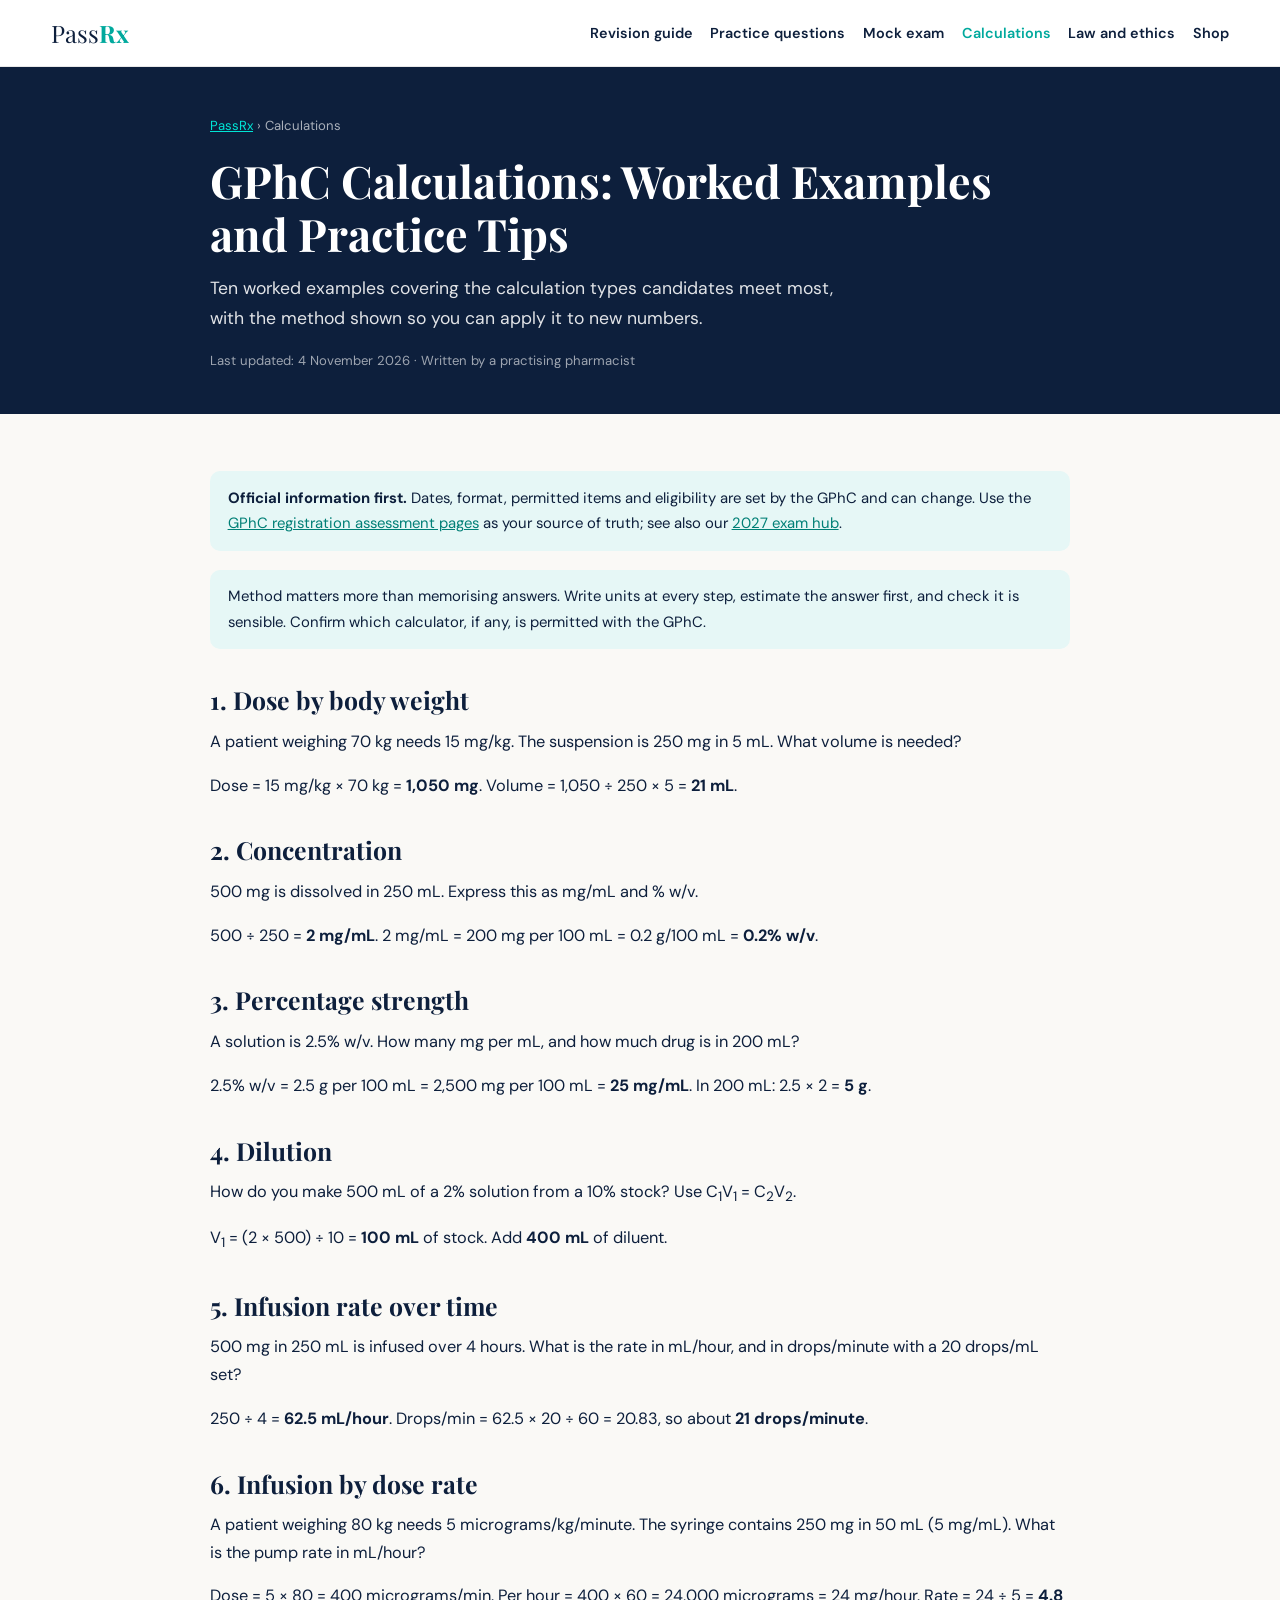
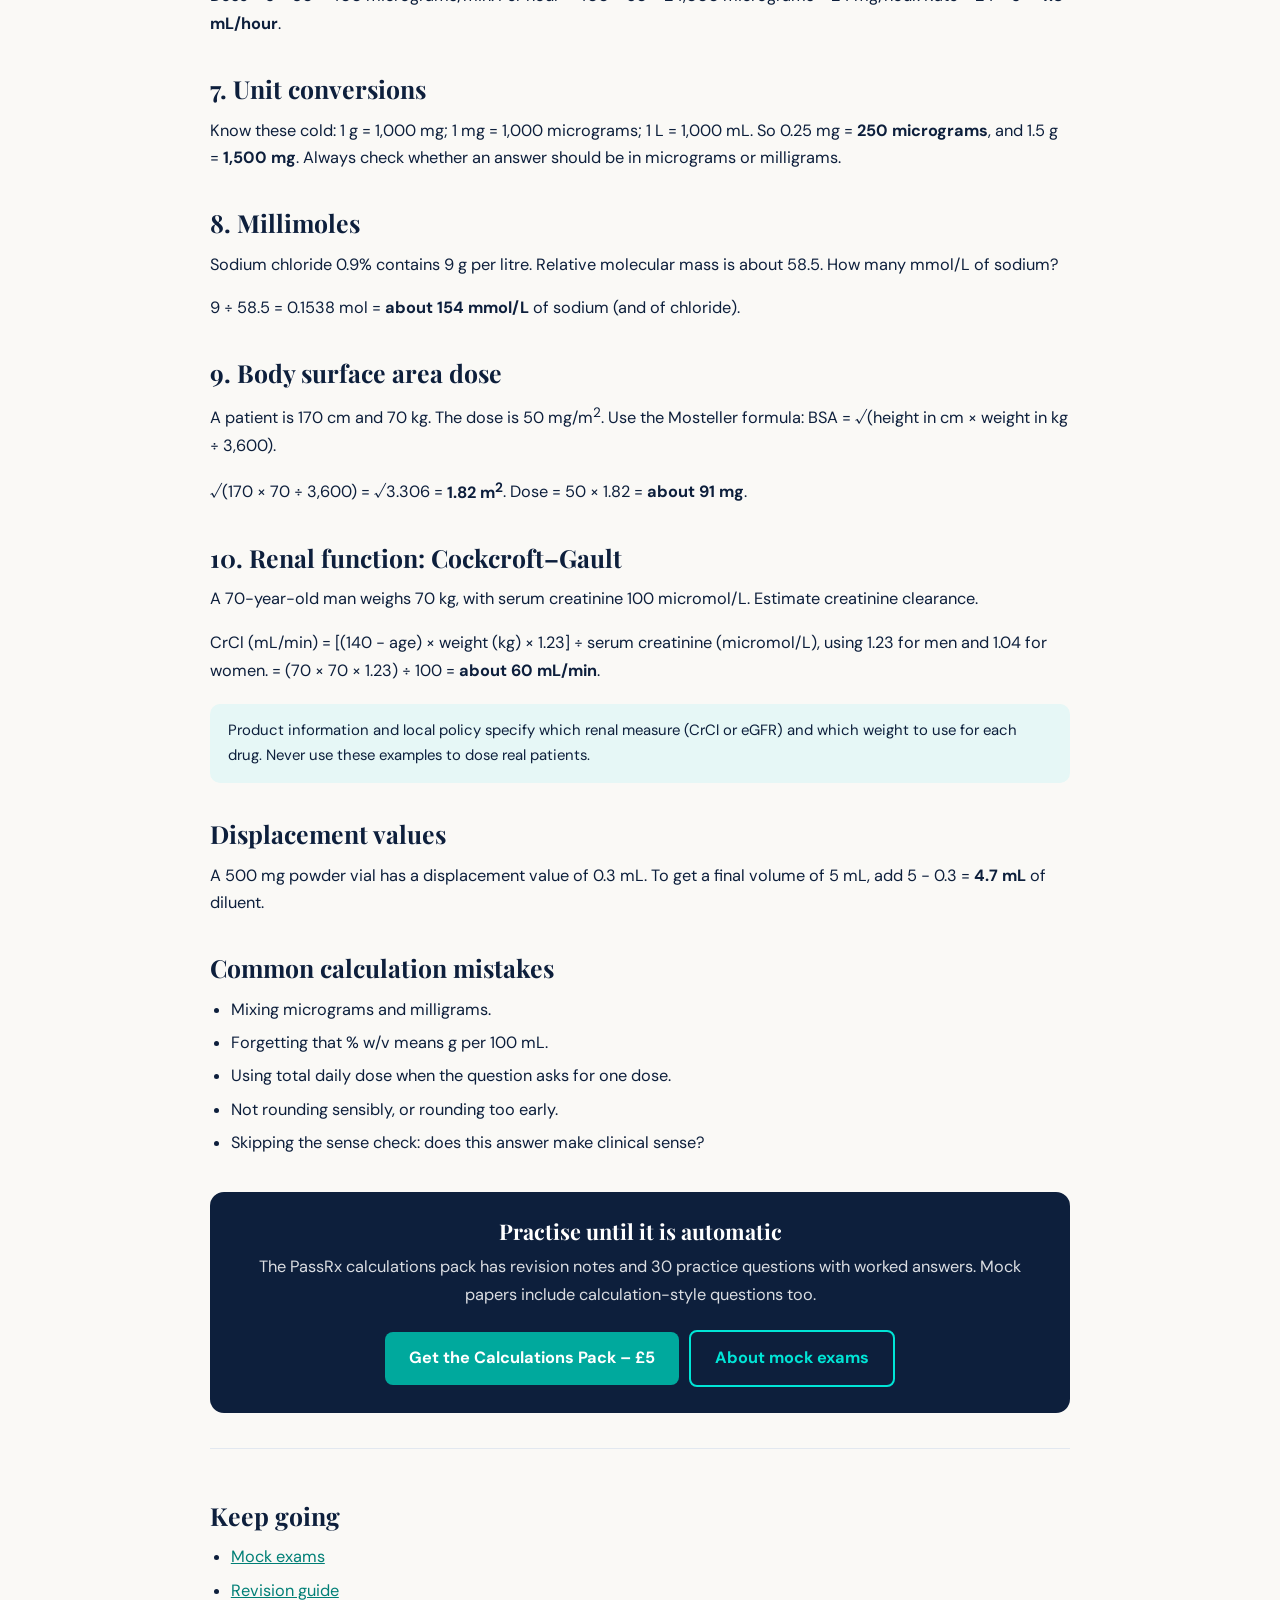
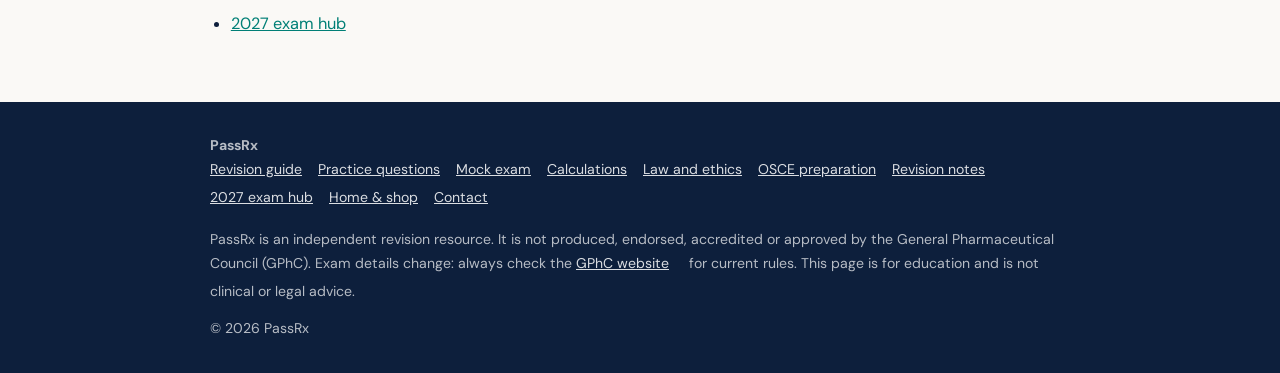
<file: gphc-calculations/index.html>
<!DOCTYPE html>
<html lang="en-GB">
<head>
<meta charset="utf-8">
<meta name="viewport" content="width=device-width,initial-scale=1">
<title>GPhC Calculations: Worked Examples and Practice | PassRx</title>
<meta name="description" content="Worked pharmacy calculation examples for GPhC revision: doses, concentrations, dilutions, infusion rates, units and renal function, with checks and common mistakes.">
<link rel="canonical" href="https://passrx.org/gphc-calculations/">
<meta name="robots" content="index,follow,max-snippet:-1,max-image-preview:large">
<meta name="theme-color" content="#0d1f3c">
<meta property="og:type" content="article"><meta property="og:site_name" content="PassRx">
<meta property="og:title" content="GPhC Calculations: Worked Examples and Practice | PassRx"><meta property="og:description" content="Worked pharmacy calculation examples for GPhC revision: doses, concentrations, dilutions, infusion rates, units and renal function, with checks and common mistakes."><meta property="og:url" content="https://passrx.org/gphc-calculations/">
<meta name="twitter:card" content="summary">
<link rel="preconnect" href="https://fonts.googleapis.com"><link rel="preconnect" href="https://fonts.gstatic.com" crossorigin>
<link href="https://fonts.googleapis.com/css2?family=Playfair+Display:wght@700&family=DM+Sans:wght@400;600;700&display=swap" rel="stylesheet">
<link rel="stylesheet" href="/assets/seo.css">
<script async src="https://www.googletagmanager.com/gtag/js?id=G-4N3YDHGF9C"></script>
<script>window.dataLayer=window.dataLayer||[];function gtag(){dataLayer.push(arguments);}gtag('js',new Date());gtag('config','G-4N3YDHGF9C');</script>
<script type="application/ld+json">[{"@context": "https://schema.org", "@graph": [{"@type": "WebPage", "@id": "https://passrx.org/gphc-calculations/#webpage", "url": "https://passrx.org/gphc-calculations/", "name": "GPhC Calculations: Worked Examples and Practice | PassRx", "description": "Worked pharmacy calculation examples for GPhC revision: doses, concentrations, dilutions, infusion rates, units and renal function, with checks and common mistakes.", "inLanguage": "en-GB", "isPartOf": {"@id": "https://passrx.org/#website"}, "dateModified": "2026-11-04", "breadcrumb": {"@id": "https://passrx.org/gphc-calculations/#breadcrumb"}}, {"@type": "BreadcrumbList", "@id": "https://passrx.org/gphc-calculations/#breadcrumb", "itemListElement": [{"@type": "ListItem", "position": 1, "name": "PassRx", "item": "https://passrx.org/"}, {"@type": "ListItem", "position": 2, "name": "Calculations", "item": "https://passrx.org/gphc-calculations/"}]}, {"@type": "Product", "name": "Calculations Notes + 30 Questions", "description": "Pharmacy calculations revision notes with 30 practice questions and worked answers.", "brand": {"@type": "Brand", "name": "PassRx"}, "offers": {"@type": "Offer", "url": "https://primenotes.gumroad.com/l/pharmacycalculations", "priceCurrency": "GBP", "price": "5.00", "availability": "https://schema.org/InStock"}}]}]</script>
</head>
<body>
<a class="skip" href="#main">Skip to content</a>
<header class="top"><a class="logo" href="/">Pass<b>Rx</b></a><nav aria-label="Main"><a href="/gphc-registration-assessment-revision/">Revision guide</a><a href="/gphc-registration-assessment-questions/">Practice questions</a><a href="/gphc-mock-exam/">Mock exam</a><a href="/gphc-calculations/" aria-current="page">Calculations</a><a href="/gphc-law-and-ethics/">Law and ethics</a><a href="/#bundles">Shop</a></nav></header>
<section class="hero-s"><div class="in">
<div class="crumbs"><a href="/">PassRx</a> &rsaquo; Calculations</div>
<h1>GPhC Calculations: Worked Examples and Practice Tips</h1><p class="lead">Ten worked examples covering the calculation types candidates meet most, with the method shown so you can apply it to new numbers.</p>
<p class="meta">Last updated: <time datetime="2026-11-04">4 November 2026</time> &middot; Written by a practising pharmacist</p>
</div></section>
<main id="main"><div class="in">
<p class="note"><strong>Official information first.</strong> Dates, format, permitted items and eligibility are set by the GPhC and can change. Use the <a href="https://www.pharmacyregulation.org/" rel="noopener">GPhC registration assessment pages</a> as your source of truth; see also our <a href="/gphc-registration-assessment-2027/">2027 exam hub</a>.</p>
<p class="note">Method matters more than memorising answers. Write units at every step, estimate the answer first, and check it is sensible. Confirm which calculator, if any, is permitted with the GPhC.</p>
<h2>1. Dose by body weight</h2>
<p>A patient weighing 70 kg needs 15 mg/kg. The suspension is 250 mg in 5 mL. What volume is needed?</p>
<p>Dose = 15 mg/kg &times; 70 kg = <strong>1,050 mg</strong>. Volume = 1,050 &divide; 250 &times; 5 = <strong>21 mL</strong>.</p>
<h2>2. Concentration</h2>
<p>500 mg is dissolved in 250 mL. Express this as mg/mL and % w/v.</p>
<p>500 &divide; 250 = <strong>2 mg/mL</strong>. 2 mg/mL = 200 mg per 100 mL = 0.2 g/100 mL = <strong>0.2% w/v</strong>.</p>
<h2>3. Percentage strength</h2>
<p>A solution is 2.5% w/v. How many mg per mL, and how much drug is in 200 mL?</p>
<p>2.5% w/v = 2.5 g per 100 mL = 2,500 mg per 100 mL = <strong>25 mg/mL</strong>. In 200 mL: 2.5 &times; 2 = <strong>5 g</strong>.</p>
<h2>4. Dilution</h2>
<p>How do you make 500 mL of a 2% solution from a 10% stock? Use C<sub>1</sub>V<sub>1</sub> = C<sub>2</sub>V<sub>2</sub>.</p>
<p>V<sub>1</sub> = (2 &times; 500) &divide; 10 = <strong>100 mL</strong> of stock. Add <strong>400 mL</strong> of diluent.</p>
<h2>5. Infusion rate over time</h2>
<p>500 mg in 250 mL is infused over 4 hours. What is the rate in mL/hour, and in drops/minute with a 20 drops/mL set?</p>
<p>250 &divide; 4 = <strong>62.5 mL/hour</strong>. Drops/min = 62.5 &times; 20 &divide; 60 = 20.83, so about <strong>21 drops/minute</strong>.</p>
<h2>6. Infusion by dose rate</h2>
<p>A patient weighing 80 kg needs 5 micrograms/kg/minute. The syringe contains 250 mg in 50 mL (5 mg/mL). What is the pump rate in mL/hour?</p>
<p>Dose = 5 &times; 80 = 400 micrograms/min. Per hour = 400 &times; 60 = 24,000 micrograms = 24 mg/hour. Rate = 24 &divide; 5 = <strong>4.8 mL/hour</strong>.</p>
<h2>7. Unit conversions</h2>
<p>Know these cold: 1 g = 1,000 mg; 1 mg = 1,000 micrograms; 1 L = 1,000 mL. So 0.25 mg = <strong>250 micrograms</strong>, and 1.5 g = <strong>1,500 mg</strong>. Always check whether an answer should be in micrograms or milligrams.</p>
<h2>8. Millimoles</h2>
<p>Sodium chloride 0.9% contains 9 g per litre. Relative molecular mass is about 58.5. How many mmol/L of sodium?</p>
<p>9 &divide; 58.5 = 0.1538 mol = <strong>about 154 mmol/L</strong> of sodium (and of chloride).</p>
<h2>9. Body surface area dose</h2>
<p>A patient is 170 cm and 70 kg. The dose is 50 mg/m<sup>2</sup>. Use the Mosteller formula: BSA = &radic;(height in cm &times; weight in kg &divide; 3,600).</p>
<p>&radic;(170 &times; 70 &divide; 3,600) = &radic;3.306 = <strong>1.82 m<sup>2</sup></strong>. Dose = 50 &times; 1.82 = <strong>about 91 mg</strong>.</p>
<h2>10. Renal function: Cockcroft&ndash;Gault</h2>
<p>A 70-year-old man weighs 70 kg, with serum creatinine 100 micromol/L. Estimate creatinine clearance.</p>
<p>CrCl (mL/min) = [(140 &minus; age) &times; weight (kg) &times; 1.23] &divide; serum creatinine (micromol/L), using 1.23 for men and 1.04 for women. = (70 &times; 70 &times; 1.23) &divide; 100 = <strong>about 60 mL/min</strong>.</p>
<p class="note">Product information and local policy specify which renal measure (CrCl or eGFR) and which weight to use for each drug. Never use these examples to dose real patients.</p>
<h2>Displacement values</h2>
<p>A 500 mg powder vial has a displacement value of 0.3 mL. To get a final volume of 5 mL, add 5 &minus; 0.3 = <strong>4.7 mL</strong> of diluent.</p>
<h2>Common calculation mistakes</h2>
<ul><li>Mixing micrograms and milligrams.</li><li>Forgetting that % w/v means g per 100 mL.</li><li>Using total daily dose when the question asks for one dose.</li><li>Not rounding sensibly, or rounding too early.</li><li>Skipping the sense check: does this answer make clinical sense?</li></ul>
<div class="cta"><h2>Practise until it is automatic</h2><p>The PassRx calculations pack has revision notes and 30 practice questions with worked answers. Mock papers include calculation-style questions too.</p><a class="btn" href="https://primenotes.gumroad.com/l/pharmacycalculations" target="_blank" rel="noopener">Get the Calculations Pack &ndash; &pound;5</a><a class="btn alt" href="/gphc-mock-exam/">About mock exams</a></div>
<div class="related"><h2>Keep going</h2><ul><li><a href="/gphc-mock-exam/">Mock exams</a></li><li><a href="/gphc-registration-assessment-revision/">Revision guide</a></li><li><a href="/gphc-registration-assessment-2027/">2027 exam hub</a></li></ul></div>
</div></main>
<footer class="site"><div><strong>PassRx</strong><br><a href="/gphc-registration-assessment-revision/">Revision guide</a><a href="/gphc-registration-assessment-questions/">Practice questions</a><a href="/gphc-mock-exam/">Mock exam</a><a href="/gphc-calculations/">Calculations</a><a href="/gphc-law-and-ethics/">Law and ethics</a><a href="/gphc-osce/">OSCE preparation</a><a href="/gphc-revision-notes/">Revision notes</a><a href="/gphc-registration-assessment-2027/">2027 exam hub</a><a href="/">Home &amp; shop</a><a href="mailto:primenotesedu@gmail.com">Contact</a></div>
<p>PassRx is an independent revision resource. It is not produced, endorsed, accredited or approved by the General Pharmaceutical Council (GPhC). Exam details change: always check the <a href="https://www.pharmacyregulation.org/" rel="noopener">GPhC website</a> for current rules. This page is for education and is not clinical or legal advice.</p>
<p>&copy; 2026 PassRx</p></footer>
</body></html>
</file>
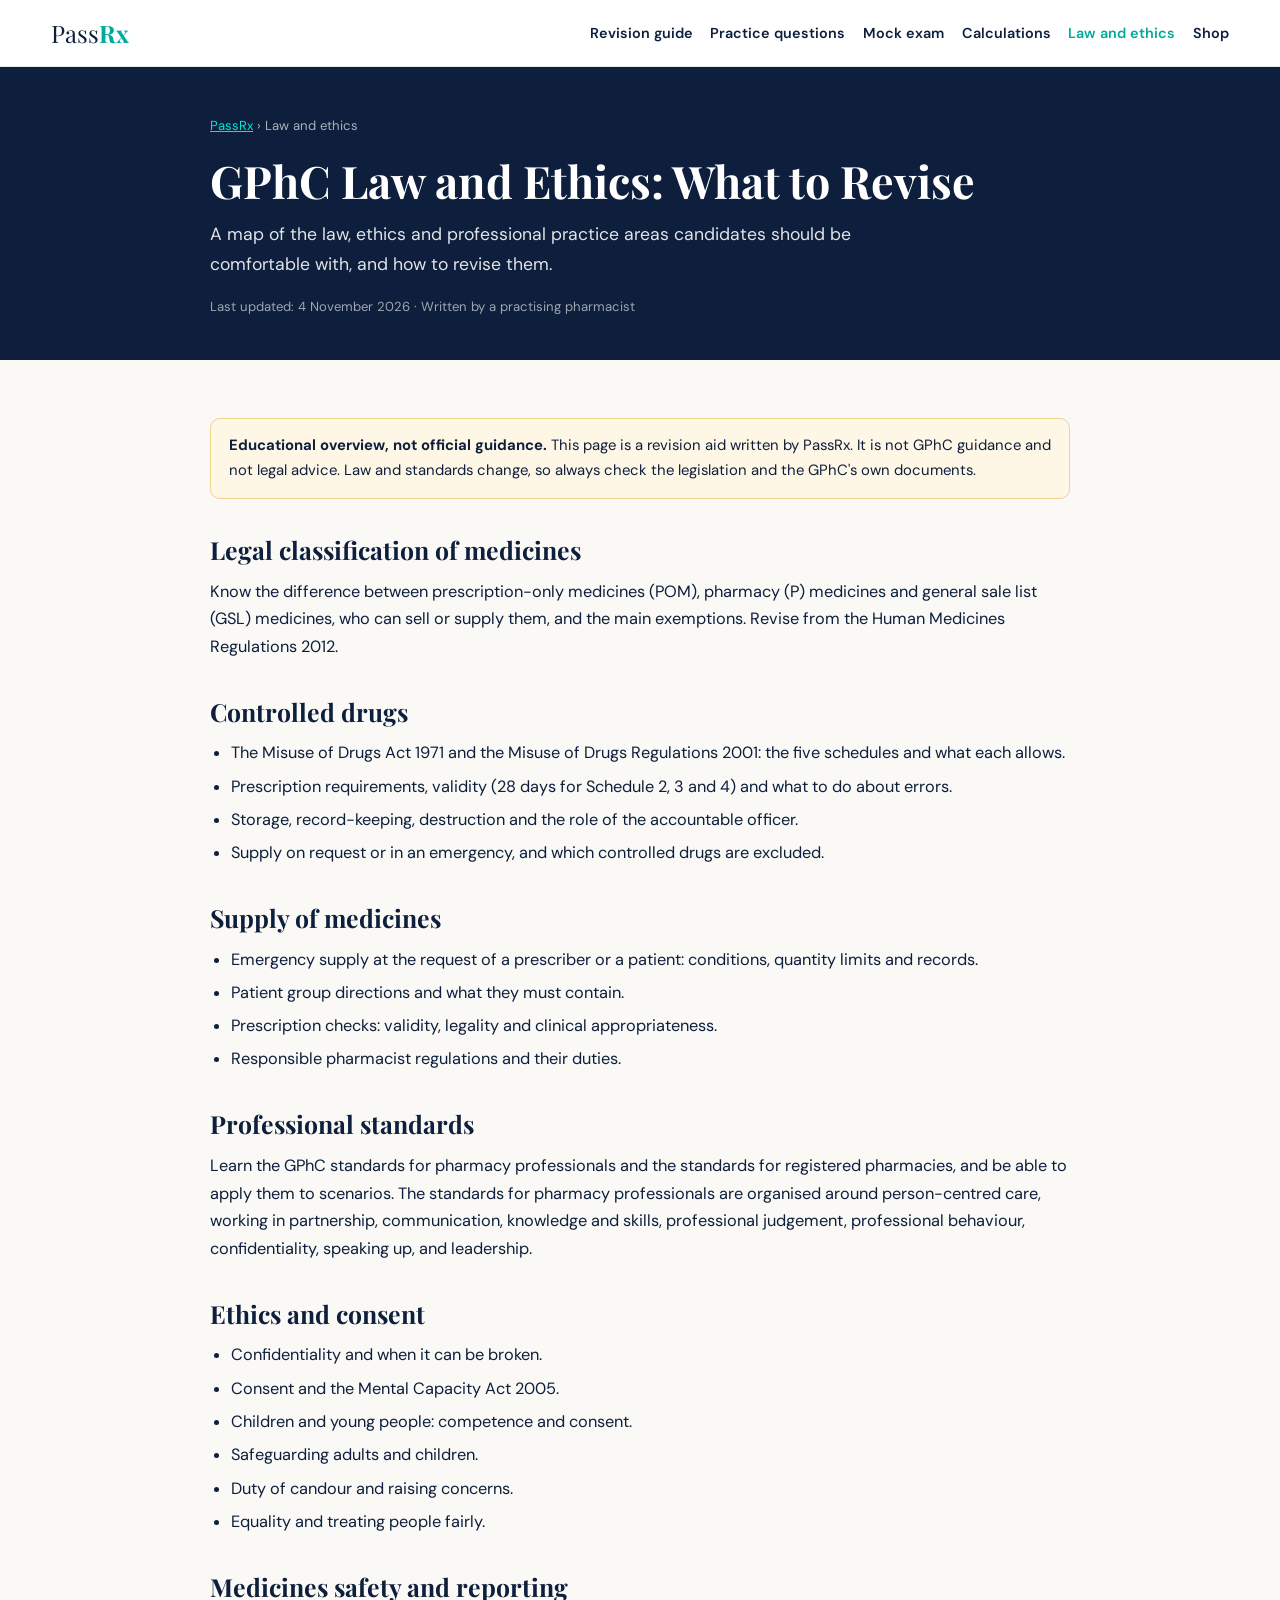
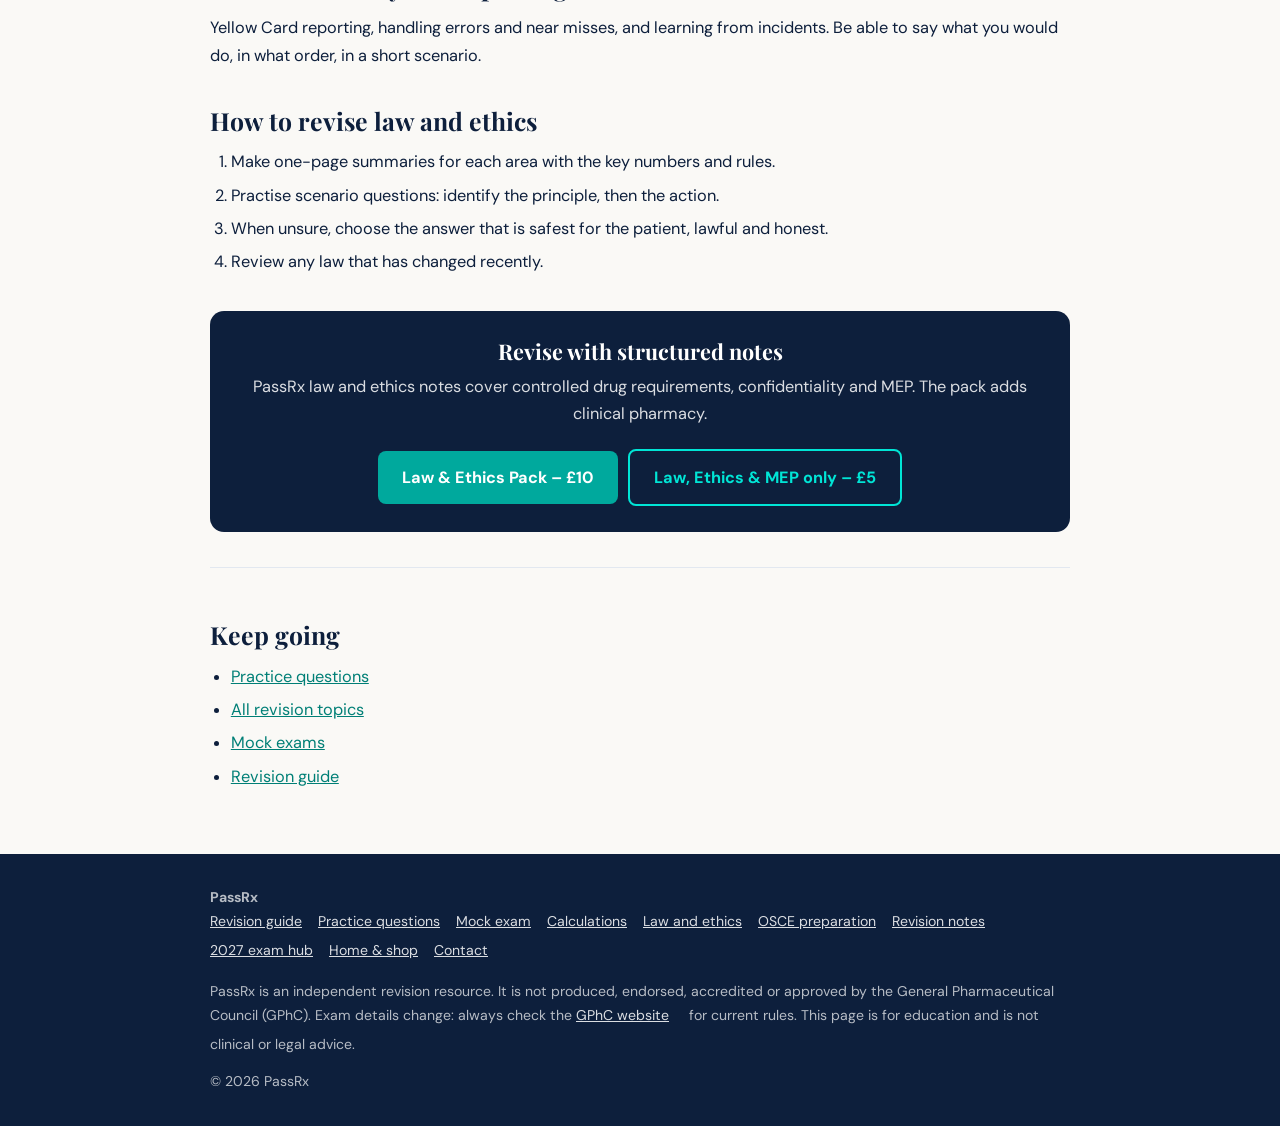
<file: gphc-law-and-ethics/index.html>
<!DOCTYPE html>
<html lang="en-GB">
<head>
<meta charset="utf-8">
<meta name="viewport" content="width=device-width,initial-scale=1">
<title>GPhC Law and Ethics Revision: Key Topics | PassRx</title>
<meta name="description" content="Law, ethics and professional practice areas to revise for the GPhC registration assessment: controlled drugs, medicines supply, standards and consent.">
<link rel="canonical" href="https://passrx.org/gphc-law-and-ethics/">
<meta name="robots" content="index,follow,max-snippet:-1,max-image-preview:large">
<meta name="theme-color" content="#0d1f3c">
<meta property="og:type" content="article"><meta property="og:site_name" content="PassRx">
<meta property="og:title" content="GPhC Law and Ethics Revision: Key Topics | PassRx"><meta property="og:description" content="Law, ethics and professional practice areas to revise for the GPhC registration assessment: controlled drugs, medicines supply, standards and consent."><meta property="og:url" content="https://passrx.org/gphc-law-and-ethics/">
<meta name="twitter:card" content="summary">
<link rel="preconnect" href="https://fonts.googleapis.com"><link rel="preconnect" href="https://fonts.gstatic.com" crossorigin>
<link href="https://fonts.googleapis.com/css2?family=Playfair+Display:wght@700&family=DM+Sans:wght@400;600;700&display=swap" rel="stylesheet">
<link rel="stylesheet" href="/assets/seo.css">
<script async src="https://www.googletagmanager.com/gtag/js?id=G-4N3YDHGF9C"></script>
<script>window.dataLayer=window.dataLayer||[];function gtag(){dataLayer.push(arguments);}gtag('js',new Date());gtag('config','G-4N3YDHGF9C');</script>
<script type="application/ld+json">[{"@context": "https://schema.org", "@graph": [{"@type": "WebPage", "@id": "https://passrx.org/gphc-law-and-ethics/#webpage", "url": "https://passrx.org/gphc-law-and-ethics/", "name": "GPhC Law and Ethics Revision: Key Topics | PassRx", "description": "Law, ethics and professional practice areas to revise for the GPhC registration assessment: controlled drugs, medicines supply, standards and consent.", "inLanguage": "en-GB", "isPartOf": {"@id": "https://passrx.org/#website"}, "dateModified": "2026-11-04", "breadcrumb": {"@id": "https://passrx.org/gphc-law-and-ethics/#breadcrumb"}}, {"@type": "BreadcrumbList", "@id": "https://passrx.org/gphc-law-and-ethics/#breadcrumb", "itemListElement": [{"@type": "ListItem", "position": 1, "name": "PassRx", "item": "https://passrx.org/"}, {"@type": "ListItem", "position": 2, "name": "Law and ethics", "item": "https://passrx.org/gphc-law-and-ethics/"}]}, {"@type": "Product", "name": "Law and Ethics Pack", "description": "Law, Ethics and MEP combined with Clinical Pharmacy in one PDF bundle.", "brand": {"@type": "Brand", "name": "PassRx"}, "offers": {"@type": "Offer", "url": "https://primenotes.gumroad.com/l/lawethicspack", "priceCurrency": "GBP", "price": "10.00", "availability": "https://schema.org/InStock"}}, {"@type": "Product", "name": "Law, Ethics and MEP", "description": "Revision notes on controlled drug requirements, confidentiality and medicines, ethics and professional practice.", "brand": {"@type": "Brand", "name": "PassRx"}, "offers": {"@type": "Offer", "url": "https://primenotes.gumroad.com/l/okvrik", "priceCurrency": "GBP", "price": "5.00", "availability": "https://schema.org/InStock"}}]}]</script>
</head>
<body>
<a class="skip" href="#main">Skip to content</a>
<header class="top"><a class="logo" href="/">Pass<b>Rx</b></a><nav aria-label="Main"><a href="/gphc-registration-assessment-revision/">Revision guide</a><a href="/gphc-registration-assessment-questions/">Practice questions</a><a href="/gphc-mock-exam/">Mock exam</a><a href="/gphc-calculations/">Calculations</a><a href="/gphc-law-and-ethics/" aria-current="page">Law and ethics</a><a href="/#bundles">Shop</a></nav></header>
<section class="hero-s"><div class="in">
<div class="crumbs"><a href="/">PassRx</a> &rsaquo; Law and ethics</div>
<h1>GPhC Law and Ethics: What to Revise</h1><p class="lead">A map of the law, ethics and professional practice areas candidates should be comfortable with, and how to revise them.</p>
<p class="meta">Last updated: <time datetime="2026-11-04">4 November 2026</time> &middot; Written by a practising pharmacist</p>
</div></section>
<main id="main"><div class="in">
<p class="warn"><strong>Educational overview, not official guidance.</strong> This page is a revision aid written by PassRx. It is not GPhC guidance and not legal advice. Law and standards change, so always check the legislation and the GPhC's own documents.</p>
<h2>Legal classification of medicines</h2>
<p>Know the difference between prescription-only medicines (POM), pharmacy (P) medicines and general sale list (GSL) medicines, who can sell or supply them, and the main exemptions. Revise from the Human Medicines Regulations 2012.</p>
<h2>Controlled drugs</h2>
<ul><li>The Misuse of Drugs Act 1971 and the Misuse of Drugs Regulations 2001: the five schedules and what each allows.</li>
<li>Prescription requirements, validity (28 days for Schedule 2, 3 and 4) and what to do about errors.</li>
<li>Storage, record-keeping, destruction and the role of the accountable officer.</li>
<li>Supply on request or in an emergency, and which controlled drugs are excluded.</li></ul>
<h2>Supply of medicines</h2>
<ul><li>Emergency supply at the request of a prescriber or a patient: conditions, quantity limits and records.</li>
<li>Patient group directions and what they must contain.</li>
<li>Prescription checks: validity, legality and clinical appropriateness.</li>
<li>Responsible pharmacist regulations and their duties.</li></ul>
<h2>Professional standards</h2>
<p>Learn the GPhC standards for pharmacy professionals and the standards for registered pharmacies, and be able to apply them to scenarios. The standards for pharmacy professionals are organised around person-centred care, working in partnership, communication, knowledge and skills, professional judgement, professional behaviour, confidentiality, speaking up, and leadership.</p>
<h2>Ethics and consent</h2>
<ul><li>Confidentiality and when it can be broken.</li><li>Consent and the Mental Capacity Act 2005.</li><li>Children and young people: competence and consent.</li><li>Safeguarding adults and children.</li><li>Duty of candour and raising concerns.</li><li>Equality and treating people fairly.</li></ul>
<h2>Medicines safety and reporting</h2>
<p>Yellow Card reporting, handling errors and near misses, and learning from incidents. Be able to say what you would do, in what order, in a short scenario.</p>
<h2>How to revise law and ethics</h2>
<ol><li>Make one-page summaries for each area with the key numbers and rules.</li><li>Practise scenario questions: identify the principle, then the action.</li><li>When unsure, choose the answer that is safest for the patient, lawful and honest.</li><li>Review any law that has changed recently.</li></ol>
<div class="cta"><h2>Revise with structured notes</h2><p>PassRx law and ethics notes cover controlled drug requirements, confidentiality and MEP. The pack adds clinical pharmacy.</p><a class="btn" href="https://primenotes.gumroad.com/l/lawethicspack" target="_blank" rel="noopener">Law &amp; Ethics Pack &ndash; &pound;10</a><a class="btn alt" href="https://primenotes.gumroad.com/l/okvrik" target="_blank" rel="noopener">Law, Ethics &amp; MEP only &ndash; &pound;5</a></div>
<div class="related"><h2>Keep going</h2><ul><li><a href="/gphc-registration-assessment-questions/">Practice questions</a></li><li><a href="/gphc-revision-notes/">All revision topics</a></li><li><a href="/gphc-mock-exam/">Mock exams</a></li><li><a href="/gphc-registration-assessment-revision/">Revision guide</a></li></ul></div>
</div></main>
<footer class="site"><div><strong>PassRx</strong><br><a href="/gphc-registration-assessment-revision/">Revision guide</a><a href="/gphc-registration-assessment-questions/">Practice questions</a><a href="/gphc-mock-exam/">Mock exam</a><a href="/gphc-calculations/">Calculations</a><a href="/gphc-law-and-ethics/">Law and ethics</a><a href="/gphc-osce/">OSCE preparation</a><a href="/gphc-revision-notes/">Revision notes</a><a href="/gphc-registration-assessment-2027/">2027 exam hub</a><a href="/">Home &amp; shop</a><a href="mailto:primenotesedu@gmail.com">Contact</a></div>
<p>PassRx is an independent revision resource. It is not produced, endorsed, accredited or approved by the General Pharmaceutical Council (GPhC). Exam details change: always check the <a href="https://www.pharmacyregulation.org/" rel="noopener">GPhC website</a> for current rules. This page is for education and is not clinical or legal advice.</p>
<p>&copy; 2026 PassRx</p></footer>
</body></html>
</file>
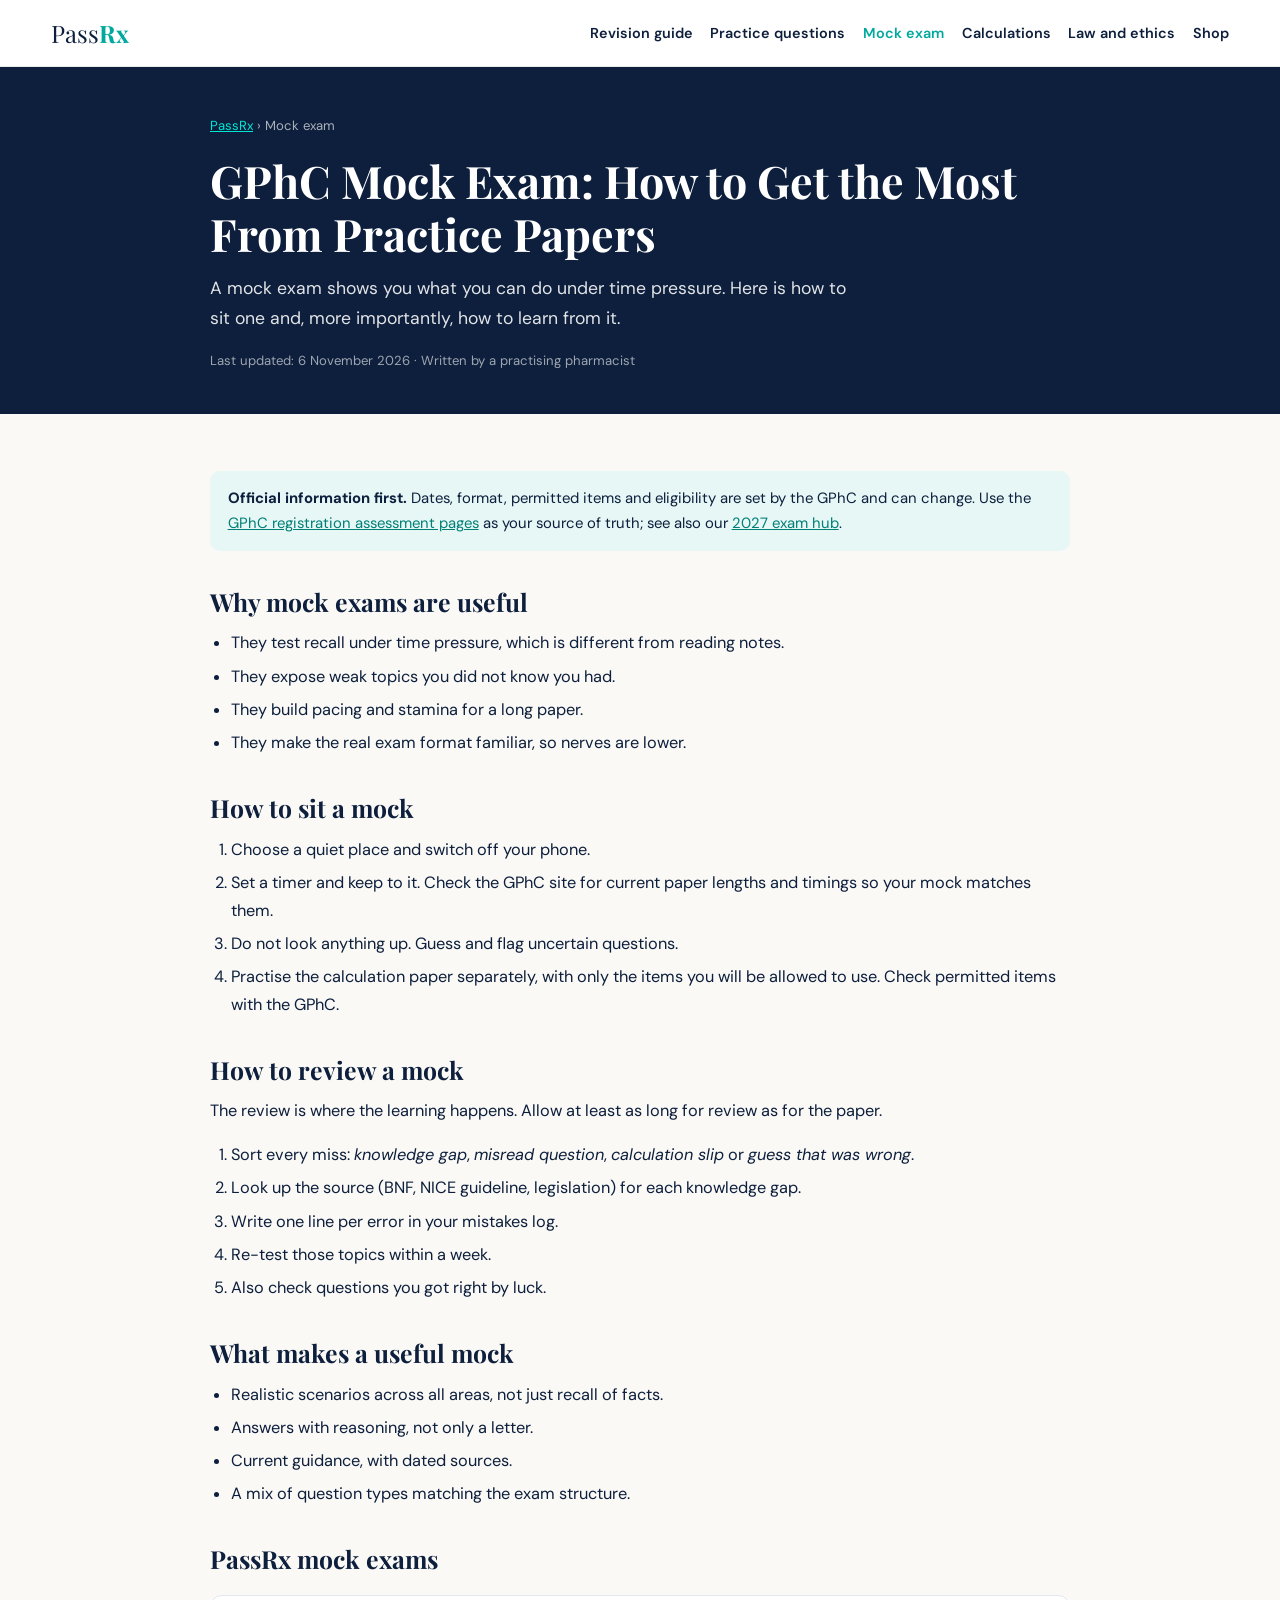
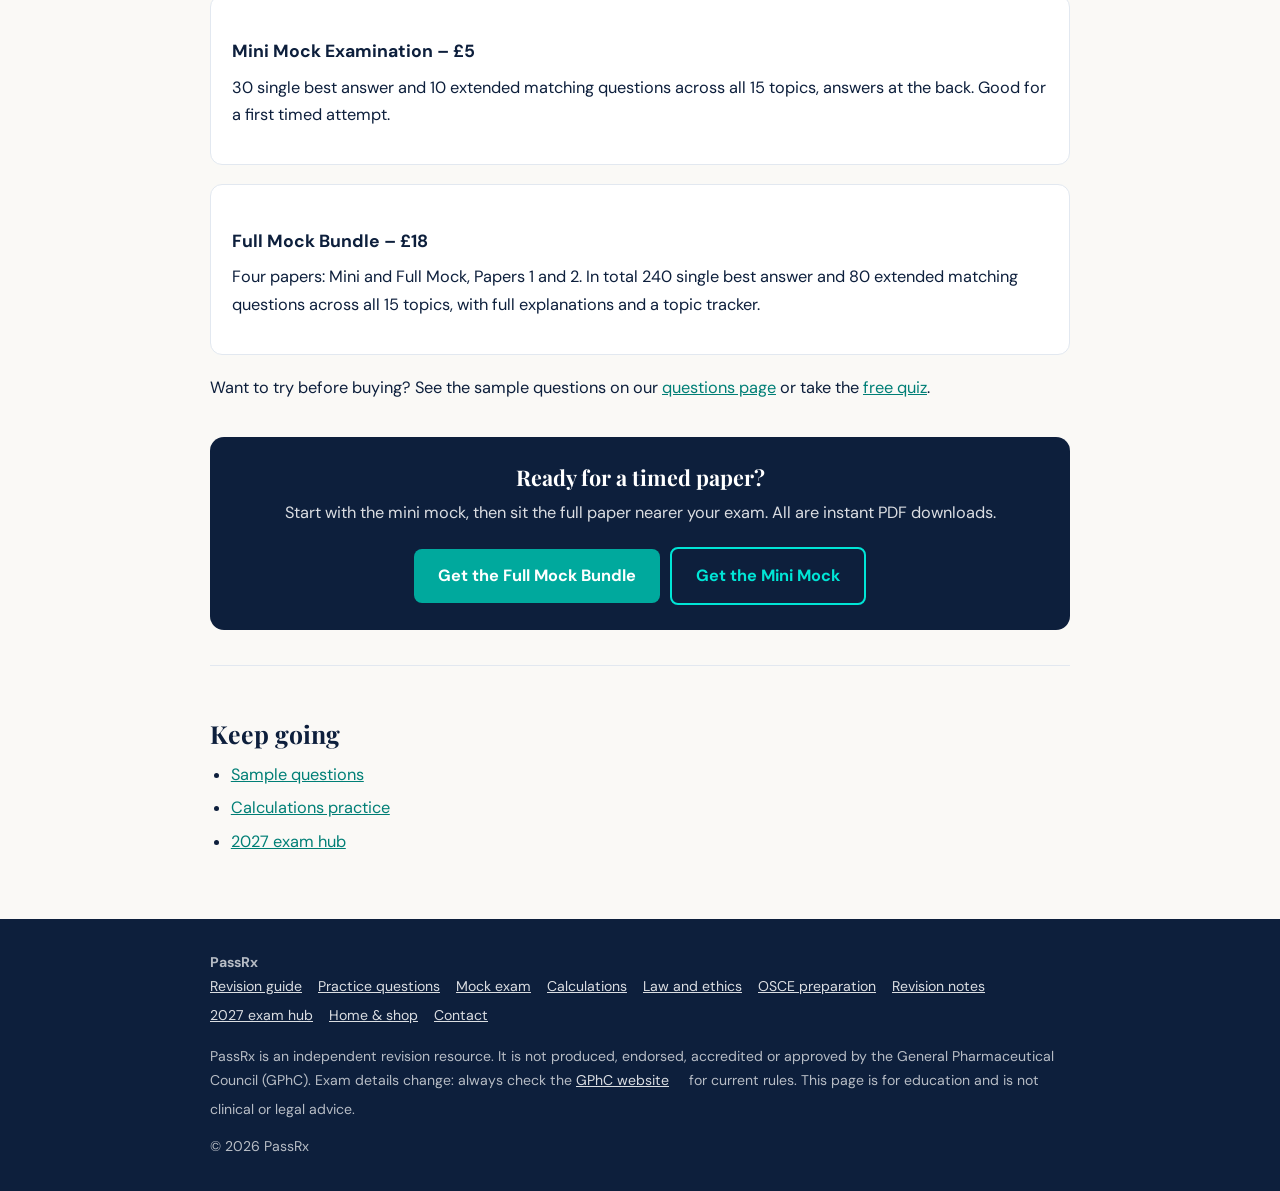
<file: gphc-mock-exam/index.html>
<!DOCTYPE html>
<html lang="en-GB">
<head>
<meta charset="utf-8">
<meta name="viewport" content="width=device-width,initial-scale=1">
<title>GPhC Mock Exam: How to Use Practice Papers | PassRx</title>
<meta name="description" content="Why a GPhC mock exam helps, how to sit one under exam conditions, how to review mistakes, and what makes a good mock. Mini and full PassRx mocks available.">
<link rel="canonical" href="https://passrx.org/gphc-mock-exam/">
<meta name="robots" content="index,follow,max-snippet:-1,max-image-preview:large">
<meta name="theme-color" content="#0d1f3c">
<meta property="og:type" content="article"><meta property="og:site_name" content="PassRx">
<meta property="og:title" content="GPhC Mock Exam: How to Use Practice Papers | PassRx"><meta property="og:description" content="Why a GPhC mock exam helps, how to sit one under exam conditions, how to review mistakes, and what makes a good mock. Mini and full PassRx mocks available."><meta property="og:url" content="https://passrx.org/gphc-mock-exam/">
<meta name="twitter:card" content="summary">
<link rel="preconnect" href="https://fonts.googleapis.com"><link rel="preconnect" href="https://fonts.gstatic.com" crossorigin>
<link href="https://fonts.googleapis.com/css2?family=Playfair+Display:wght@700&family=DM+Sans:wght@400;600;700&display=swap" rel="stylesheet">
<link rel="stylesheet" href="/assets/seo.css">
<script async src="https://www.googletagmanager.com/gtag/js?id=G-4N3YDHGF9C"></script>
<script>window.dataLayer=window.dataLayer||[];function gtag(){dataLayer.push(arguments);}gtag('js',new Date());gtag('config','G-4N3YDHGF9C');</script>
<script type="application/ld+json">[{"@context": "https://schema.org", "@graph": [{"@type": "WebPage", "@id": "https://passrx.org/gphc-mock-exam/#webpage", "url": "https://passrx.org/gphc-mock-exam/", "name": "GPhC Mock Exam: How to Use Practice Papers | PassRx", "description": "Why a GPhC mock exam helps, how to sit one under exam conditions, how to review mistakes, and what makes a good mock. Mini and full PassRx mocks available.", "inLanguage": "en-GB", "isPartOf": {"@id": "https://passrx.org/#website"}, "dateModified": "2026-11-06", "breadcrumb": {"@id": "https://passrx.org/gphc-mock-exam/#breadcrumb"}}, {"@type": "BreadcrumbList", "@id": "https://passrx.org/gphc-mock-exam/#breadcrumb", "itemListElement": [{"@type": "ListItem", "position": 1, "name": "PassRx", "item": "https://passrx.org/"}, {"@type": "ListItem", "position": 2, "name": "Mock exam", "item": "https://passrx.org/gphc-mock-exam/"}]}, {"@type": "Product", "name": "Full Mock Bundle", "description": "Four practice papers (Mini and Full Mock, Papers 1 and 2) with 240 single best answer questions and 80 extended matching questions across all 15 topics, with full explanations.", "brand": {"@type": "Brand", "name": "PassRx"}, "offers": {"@type": "Offer", "url": "https://primenotes.gumroad.com/l/fullmock", "priceCurrency": "GBP", "price": "18.00", "availability": "https://schema.org/InStock"}}, {"@type": "Product", "name": "Mini Mock Examination", "description": "A short practice paper with 30 single best answer questions and 10 extended matching questions across all 15 topics.", "brand": {"@type": "Brand", "name": "PassRx"}, "offers": {"@type": "Offer", "url": "https://primenotes.gumroad.com/l/minimock", "priceCurrency": "GBP", "price": "5.00", "availability": "https://schema.org/InStock"}}]}]</script>
</head>
<body>
<a class="skip" href="#main">Skip to content</a>
<header class="top"><a class="logo" href="/">Pass<b>Rx</b></a><nav aria-label="Main"><a href="/gphc-registration-assessment-revision/">Revision guide</a><a href="/gphc-registration-assessment-questions/">Practice questions</a><a href="/gphc-mock-exam/" aria-current="page">Mock exam</a><a href="/gphc-calculations/">Calculations</a><a href="/gphc-law-and-ethics/">Law and ethics</a><a href="/#bundles">Shop</a></nav></header>
<section class="hero-s"><div class="in">
<div class="crumbs"><a href="/">PassRx</a> &rsaquo; Mock exam</div>
<h1>GPhC Mock Exam: How to Get the Most From Practice Papers</h1><p class="lead">A mock exam shows you what you can do under time pressure. Here is how to sit one and, more importantly, how to learn from it.</p>
<p class="meta">Last updated: <time datetime="2026-11-06">6 November 2026</time> &middot; Written by a practising pharmacist</p>
</div></section>
<main id="main"><div class="in">
<p class="note"><strong>Official information first.</strong> Dates, format, permitted items and eligibility are set by the GPhC and can change. Use the <a href="https://www.pharmacyregulation.org/" rel="noopener">GPhC registration assessment pages</a> as your source of truth; see also our <a href="/gphc-registration-assessment-2027/">2027 exam hub</a>.</p>
<h2>Why mock exams are useful</h2>
<ul><li>They test recall under time pressure, which is different from reading notes.</li>
<li>They expose weak topics you did not know you had.</li>
<li>They build pacing and stamina for a long paper.</li>
<li>They make the real exam format familiar, so nerves are lower.</li></ul>
<h2>How to sit a mock</h2>
<ol><li>Choose a quiet place and switch off your phone.</li>
<li>Set a timer and keep to it. Check the GPhC site for current paper lengths and timings so your mock matches them.</li>
<li>Do not look anything up. Guess and flag uncertain questions.</li>
<li>Practise the calculation paper separately, with only the items you will be allowed to use. Check permitted items with the GPhC.</li></ol>
<h2>How to review a mock</h2>
<p>The review is where the learning happens. Allow at least as long for review as for the paper.</p>
<ol><li>Sort every miss: <em>knowledge gap</em>, <em>misread question</em>, <em>calculation slip</em> or <em>guess that was wrong</em>.</li>
<li>Look up the source (BNF, NICE guideline, legislation) for each knowledge gap.</li>
<li>Write one line per error in your mistakes log.</li>
<li>Re-test those topics within a week.</li>
<li>Also check questions you got right by luck.</li></ol>
<h2>What makes a useful mock</h2>
<ul><li>Realistic scenarios across all areas, not just recall of facts.</li>
<li>Answers with reasoning, not only a letter.</li>
<li>Current guidance, with dated sources.</li>
<li>A mix of question types matching the exam structure.</li></ul>
<h2>PassRx mock exams</h2>
<div class="card"><h3>Mini Mock Examination &ndash; &pound;5</h3><p>30 single best answer and 10 extended matching questions across all 15 topics, answers at the back. Good for a first timed attempt.</p></div>
<div class="card"><h3>Full Mock Bundle &ndash; &pound;18</h3><p>Four papers: Mini and Full Mock, Papers 1 and 2. In total 240 single best answer and 80 extended matching questions across all 15 topics, with full explanations and a topic tracker.</p></div>
<p>Want to try before buying? See the sample questions on our <a href="/gphc-registration-assessment-questions/">questions page</a> or take the <a href="/#quiz-section">free quiz</a>.</p>
<div class="cta"><h2>Ready for a timed paper?</h2><p>Start with the mini mock, then sit the full paper nearer your exam. All are instant PDF downloads.</p><a class="btn" href="https://primenotes.gumroad.com/l/fullmock" target="_blank" rel="noopener">Get the Full Mock Bundle</a><a class="btn alt" href="https://primenotes.gumroad.com/l/minimock" target="_blank" rel="noopener">Get the Mini Mock</a></div>
<div class="related"><h2>Keep going</h2><ul><li><a href="/gphc-registration-assessment-questions/">Sample questions</a></li><li><a href="/gphc-calculations/">Calculations practice</a></li><li><a href="/gphc-registration-assessment-2027/">2027 exam hub</a></li></ul></div>
</div></main>
<footer class="site"><div><strong>PassRx</strong><br><a href="/gphc-registration-assessment-revision/">Revision guide</a><a href="/gphc-registration-assessment-questions/">Practice questions</a><a href="/gphc-mock-exam/">Mock exam</a><a href="/gphc-calculations/">Calculations</a><a href="/gphc-law-and-ethics/">Law and ethics</a><a href="/gphc-osce/">OSCE preparation</a><a href="/gphc-revision-notes/">Revision notes</a><a href="/gphc-registration-assessment-2027/">2027 exam hub</a><a href="/">Home &amp; shop</a><a href="mailto:primenotesedu@gmail.com">Contact</a></div>
<p>PassRx is an independent revision resource. It is not produced, endorsed, accredited or approved by the General Pharmaceutical Council (GPhC). Exam details change: always check the <a href="https://www.pharmacyregulation.org/" rel="noopener">GPhC website</a> for current rules. This page is for education and is not clinical or legal advice.</p>
<p>&copy; 2026 PassRx</p></footer>
</body></html>
</file>
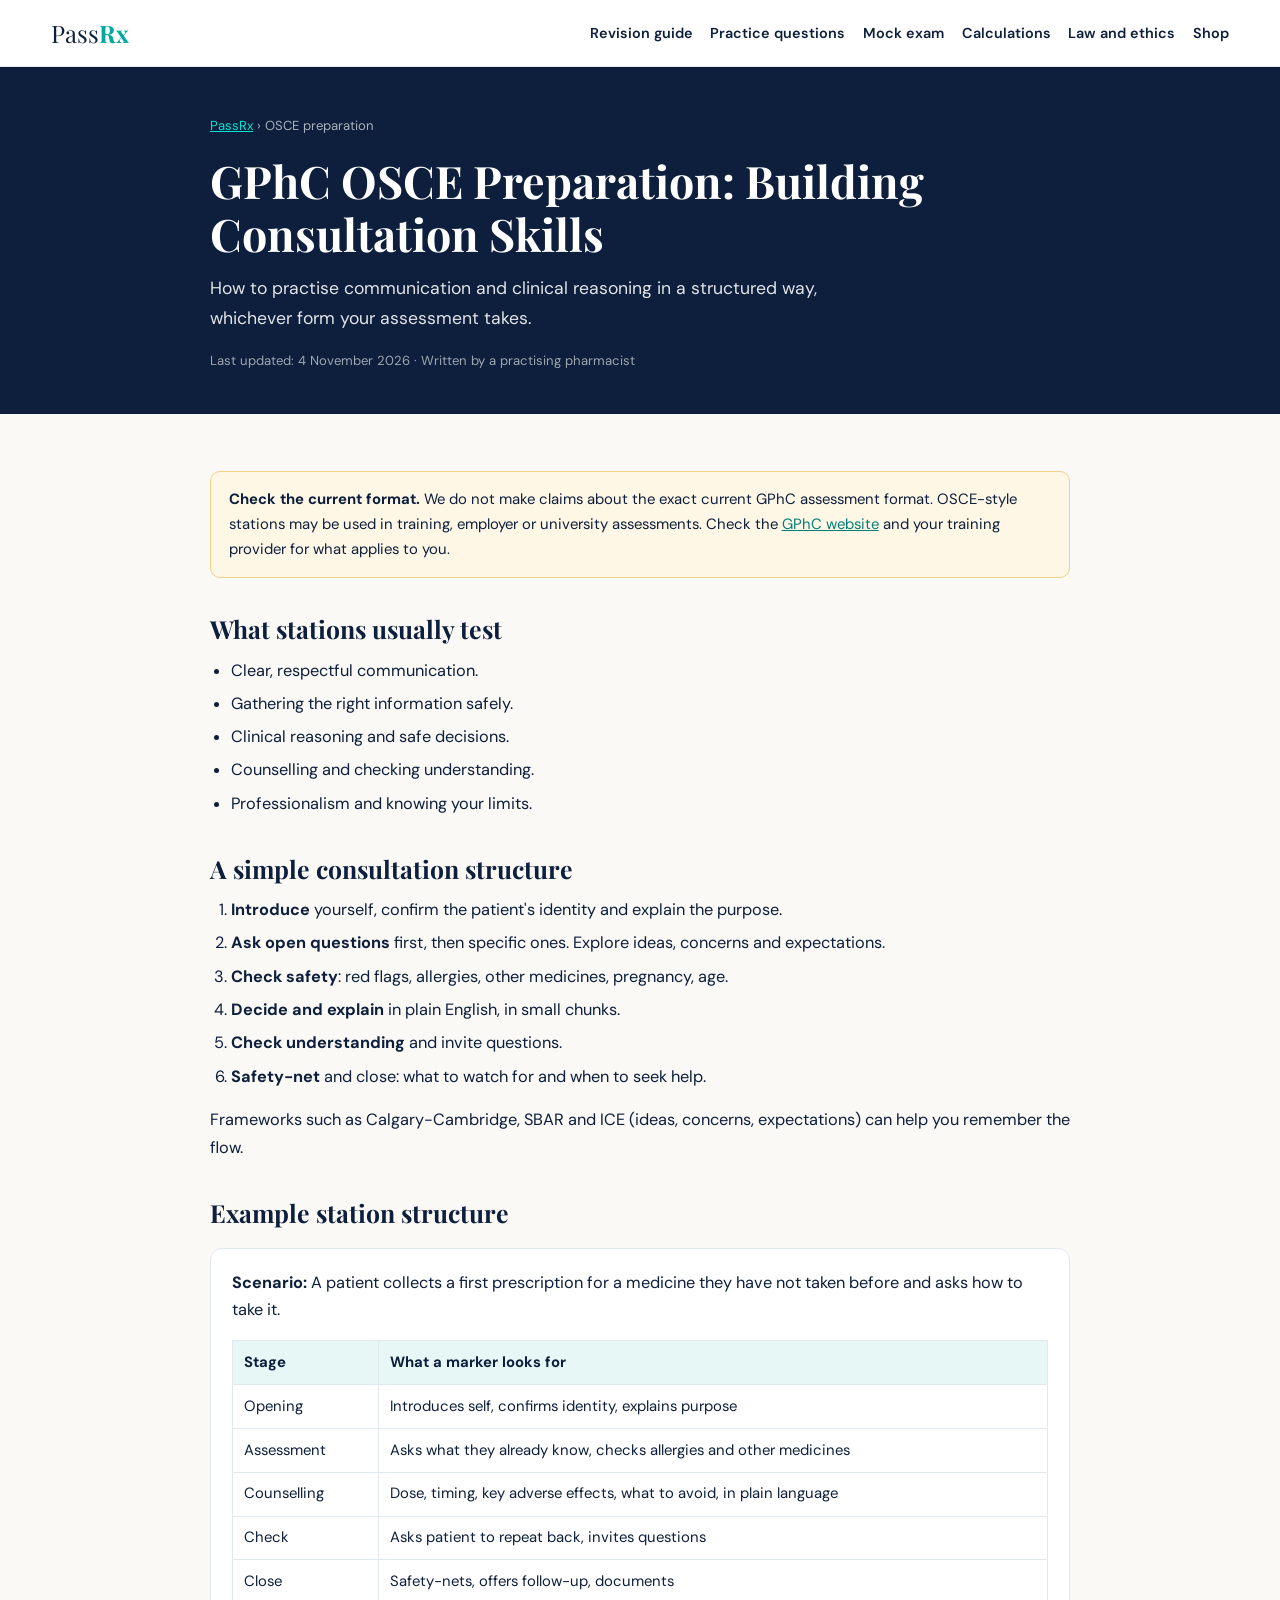
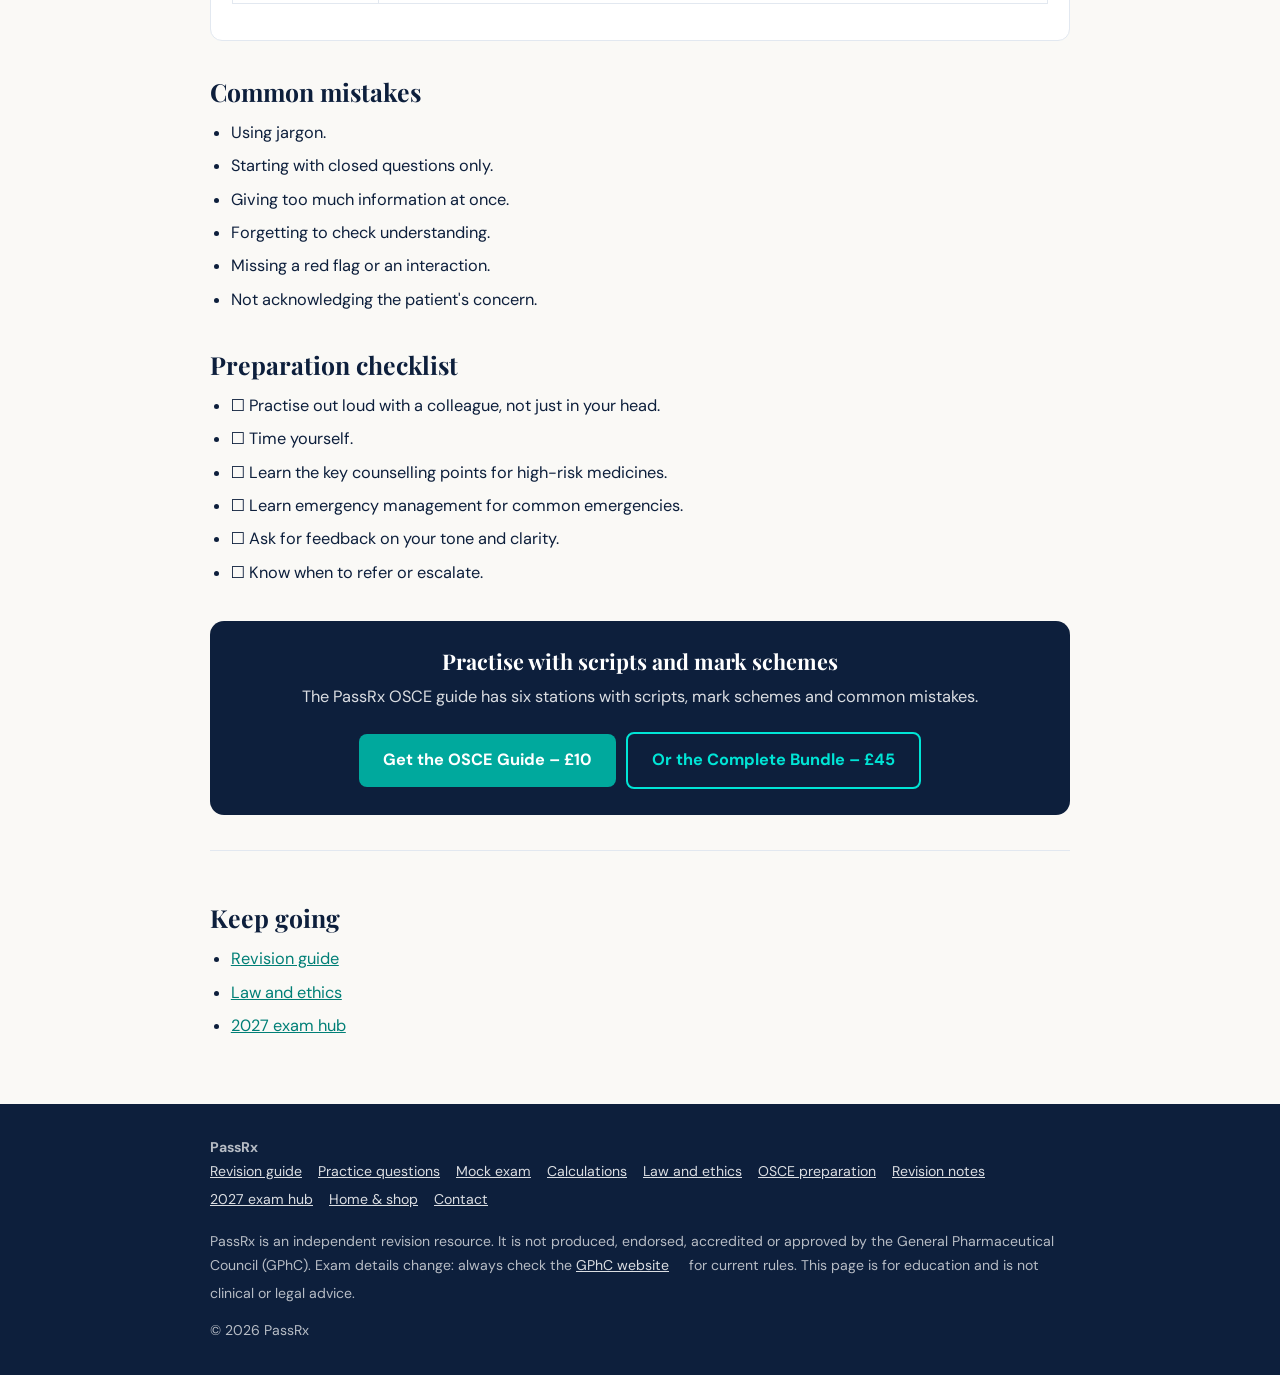
<file: gphc-osce/index.html>
<!DOCTYPE html>
<html lang="en-GB">
<head>
<meta charset="utf-8">
<meta name="viewport" content="width=device-width,initial-scale=1">
<title>GPhC OSCE Preparation: Consultation Skills Guide | PassRx</title>
<meta name="description" content="How to prepare for OSCE-style pharmacy stations: consultation structure, common mistakes, an example station and a checklist. Check the GPhC for the current format.">
<link rel="canonical" href="https://passrx.org/gphc-osce/">
<meta name="robots" content="index,follow,max-snippet:-1,max-image-preview:large">
<meta name="theme-color" content="#0d1f3c">
<meta property="og:type" content="article"><meta property="og:site_name" content="PassRx">
<meta property="og:title" content="GPhC OSCE Preparation: Consultation Skills Guide | PassRx"><meta property="og:description" content="How to prepare for OSCE-style pharmacy stations: consultation structure, common mistakes, an example station and a checklist. Check the GPhC for the current format."><meta property="og:url" content="https://passrx.org/gphc-osce/">
<meta name="twitter:card" content="summary">
<link rel="preconnect" href="https://fonts.googleapis.com"><link rel="preconnect" href="https://fonts.gstatic.com" crossorigin>
<link href="https://fonts.googleapis.com/css2?family=Playfair+Display:wght@700&family=DM+Sans:wght@400;600;700&display=swap" rel="stylesheet">
<link rel="stylesheet" href="/assets/seo.css">
<script async src="https://www.googletagmanager.com/gtag/js?id=G-4N3YDHGF9C"></script>
<script>window.dataLayer=window.dataLayer||[];function gtag(){dataLayer.push(arguments);}gtag('js',new Date());gtag('config','G-4N3YDHGF9C');</script>
<script type="application/ld+json">[{"@context": "https://schema.org", "@graph": [{"@type": "WebPage", "@id": "https://passrx.org/gphc-osce/#webpage", "url": "https://passrx.org/gphc-osce/", "name": "GPhC OSCE Preparation: Consultation Skills Guide | PassRx", "description": "How to prepare for OSCE-style pharmacy stations: consultation structure, common mistakes, an example station and a checklist. Check the GPhC for the current format.", "inLanguage": "en-GB", "isPartOf": {"@id": "https://passrx.org/#website"}, "dateModified": "2026-11-04", "breadcrumb": {"@id": "https://passrx.org/gphc-osce/#breadcrumb"}}, {"@type": "BreadcrumbList", "@id": "https://passrx.org/gphc-osce/#breadcrumb", "itemListElement": [{"@type": "ListItem", "position": 1, "name": "PassRx", "item": "https://passrx.org/"}, {"@type": "ListItem", "position": 2, "name": "OSCE preparation", "item": "https://passrx.org/gphc-osce/"}]}, {"@type": "Product", "name": "OSCE Preparation Guide", "description": "Pharmacy OSCE preparation guide with station scripts, mark schemes and common mistakes.", "brand": {"@type": "Brand", "name": "PassRx"}, "offers": {"@type": "Offer", "url": "https://primenotes.gumroad.com/l/osceguide", "priceCurrency": "GBP", "price": "10.00", "availability": "https://schema.org/InStock"}}]}]</script>
</head>
<body>
<a class="skip" href="#main">Skip to content</a>
<header class="top"><a class="logo" href="/">Pass<b>Rx</b></a><nav aria-label="Main"><a href="/gphc-registration-assessment-revision/">Revision guide</a><a href="/gphc-registration-assessment-questions/">Practice questions</a><a href="/gphc-mock-exam/">Mock exam</a><a href="/gphc-calculations/">Calculations</a><a href="/gphc-law-and-ethics/">Law and ethics</a><a href="/#bundles">Shop</a></nav></header>
<section class="hero-s"><div class="in">
<div class="crumbs"><a href="/">PassRx</a> &rsaquo; OSCE preparation</div>
<h1>GPhC OSCE Preparation: Building Consultation Skills</h1><p class="lead">How to practise communication and clinical reasoning in a structured way, whichever form your assessment takes.</p>
<p class="meta">Last updated: <time datetime="2026-11-04">4 November 2026</time> &middot; Written by a practising pharmacist</p>
</div></section>
<main id="main"><div class="in">
<p class="warn"><strong>Check the current format.</strong> We do not make claims about the exact current GPhC assessment format. OSCE-style stations may be used in training, employer or university assessments. Check the <a href="https://www.pharmacyregulation.org/" rel="noopener">GPhC website</a> and your training provider for what applies to you.</p>
<h2>What stations usually test</h2>
<ul><li>Clear, respectful communication.</li><li>Gathering the right information safely.</li><li>Clinical reasoning and safe decisions.</li><li>Counselling and checking understanding.</li><li>Professionalism and knowing your limits.</li></ul>
<h2>A simple consultation structure</h2>
<ol><li><strong>Introduce</strong> yourself, confirm the patient's identity and explain the purpose.</li>
<li><strong>Ask open questions</strong> first, then specific ones. Explore ideas, concerns and expectations.</li>
<li><strong>Check safety</strong>: red flags, allergies, other medicines, pregnancy, age.</li>
<li><strong>Decide and explain</strong> in plain English, in small chunks.</li>
<li><strong>Check understanding</strong> and invite questions.</li>
<li><strong>Safety-net</strong> and close: what to watch for and when to seek help.</li></ol>
<p>Frameworks such as Calgary-Cambridge, SBAR and ICE (ideas, concerns, expectations) can help you remember the flow.</p>
<h2>Example station structure</h2>
<div class="card"><p><strong>Scenario:</strong> A patient collects a first prescription for a medicine they have not taken before and asks how to take it.</p>
<table><tr><th>Stage</th><th>What a marker looks for</th></tr><tr><td>Opening</td><td>Introduces self, confirms identity, explains purpose</td></tr><tr><td>Assessment</td><td>Asks what they already know, checks allergies and other medicines</td></tr><tr><td>Counselling</td><td>Dose, timing, key adverse effects, what to avoid, in plain language</td></tr><tr><td>Check</td><td>Asks patient to repeat back, invites questions</td></tr><tr><td>Close</td><td>Safety-nets, offers follow-up, documents</td></tr></table></div>
<h2>Common mistakes</h2>
<ul><li>Using jargon.</li><li>Starting with closed questions only.</li><li>Giving too much information at once.</li><li>Forgetting to check understanding.</li><li>Missing a red flag or an interaction.</li><li>Not acknowledging the patient's concern.</li></ul>
<h2>Preparation checklist</h2>
<ul><li>&#9744; Practise out loud with a colleague, not just in your head.</li><li>&#9744; Time yourself.</li><li>&#9744; Learn the key counselling points for high-risk medicines.</li><li>&#9744; Learn emergency management for common emergencies.</li><li>&#9744; Ask for feedback on your tone and clarity.</li><li>&#9744; Know when to refer or escalate.</li></ul>
<div class="cta"><h2>Practise with scripts and mark schemes</h2><p>The PassRx OSCE guide has six stations with scripts, mark schemes and common mistakes.</p><a class="btn" href="https://primenotes.gumroad.com/l/osceguide" target="_blank" rel="noopener">Get the OSCE Guide &ndash; &pound;10</a><a class="btn alt" href="https://primenotes.gumroad.com/l/exambundle" target="_blank" rel="noopener">Or the Complete Bundle &ndash; &pound;45</a></div>
<div class="related"><h2>Keep going</h2><ul><li><a href="/gphc-registration-assessment-revision/">Revision guide</a></li><li><a href="/gphc-law-and-ethics/">Law and ethics</a></li><li><a href="/gphc-registration-assessment-2027/">2027 exam hub</a></li></ul></div>
</div></main>
<footer class="site"><div><strong>PassRx</strong><br><a href="/gphc-registration-assessment-revision/">Revision guide</a><a href="/gphc-registration-assessment-questions/">Practice questions</a><a href="/gphc-mock-exam/">Mock exam</a><a href="/gphc-calculations/">Calculations</a><a href="/gphc-law-and-ethics/">Law and ethics</a><a href="/gphc-osce/">OSCE preparation</a><a href="/gphc-revision-notes/">Revision notes</a><a href="/gphc-registration-assessment-2027/">2027 exam hub</a><a href="/">Home &amp; shop</a><a href="mailto:primenotesedu@gmail.com">Contact</a></div>
<p>PassRx is an independent revision resource. It is not produced, endorsed, accredited or approved by the General Pharmaceutical Council (GPhC). Exam details change: always check the <a href="https://www.pharmacyregulation.org/" rel="noopener">GPhC website</a> for current rules. This page is for education and is not clinical or legal advice.</p>
<p>&copy; 2026 PassRx</p></footer>
</body></html>
</file>
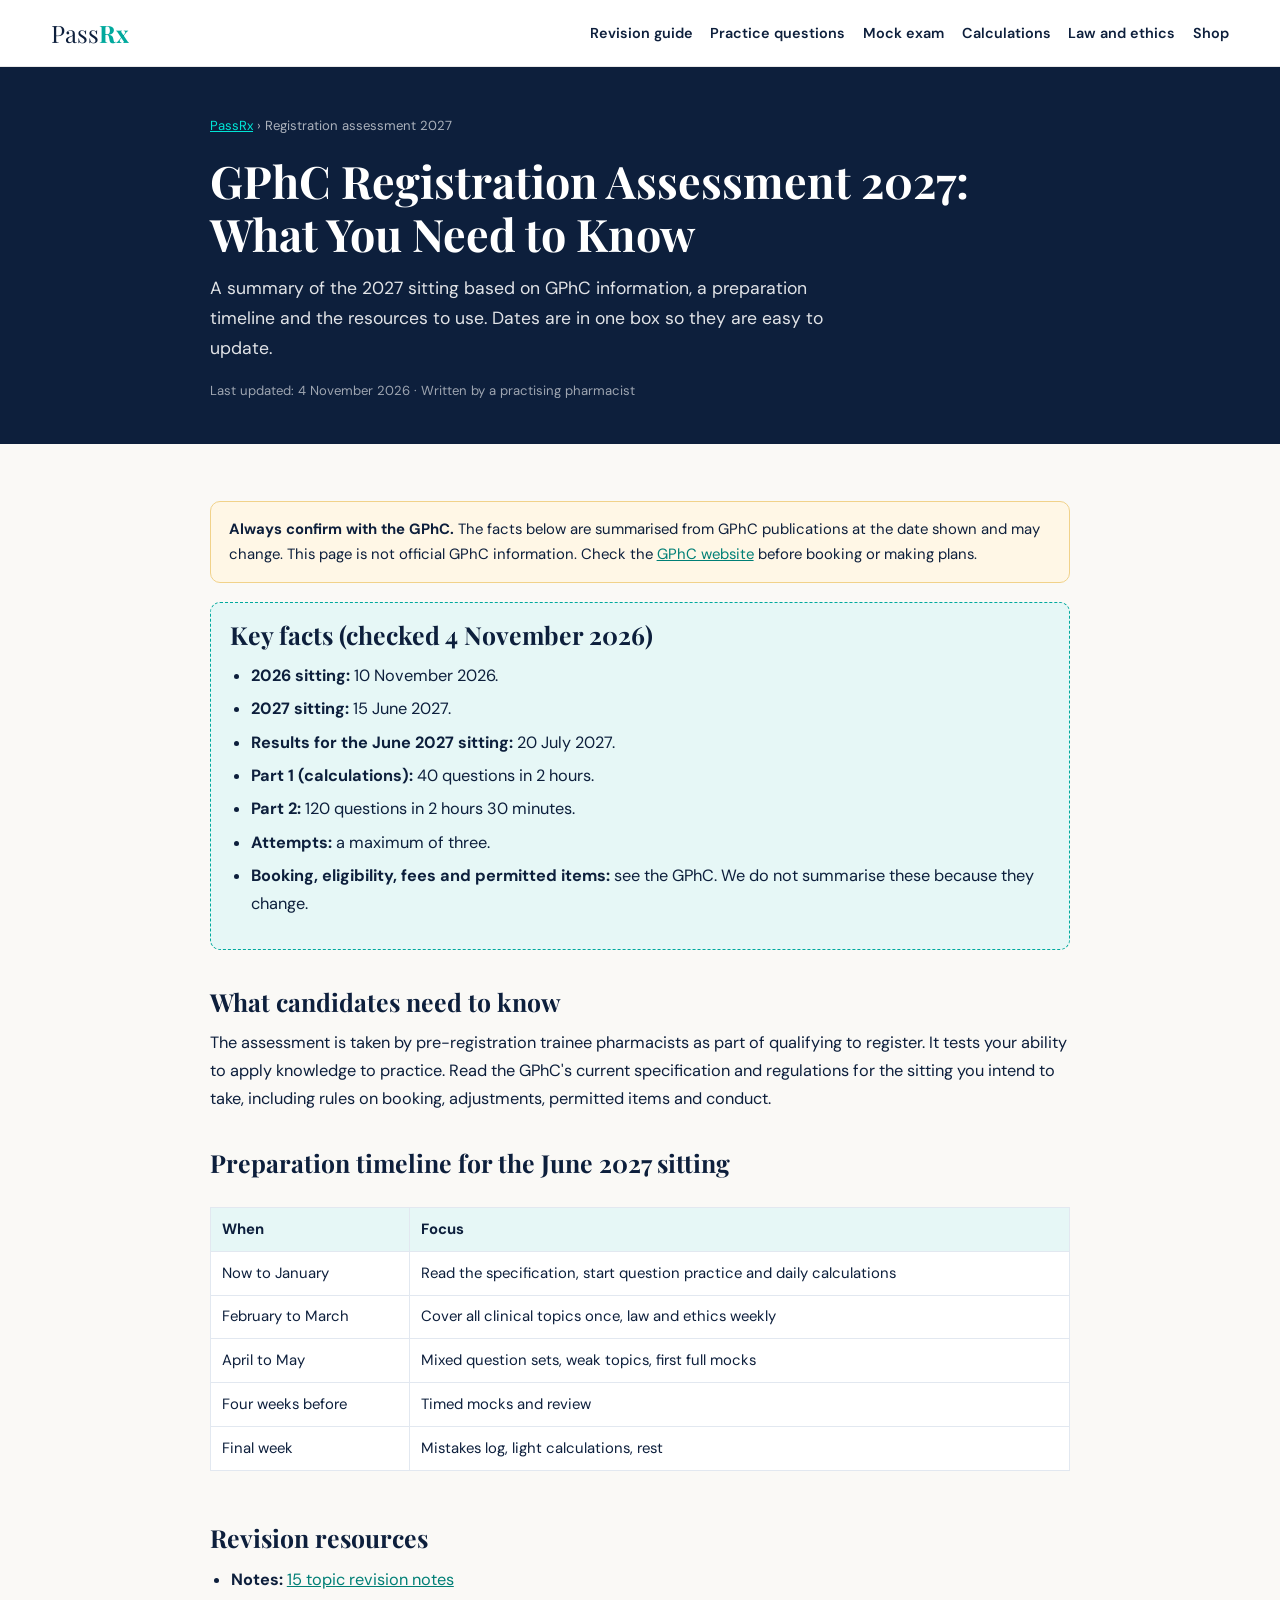
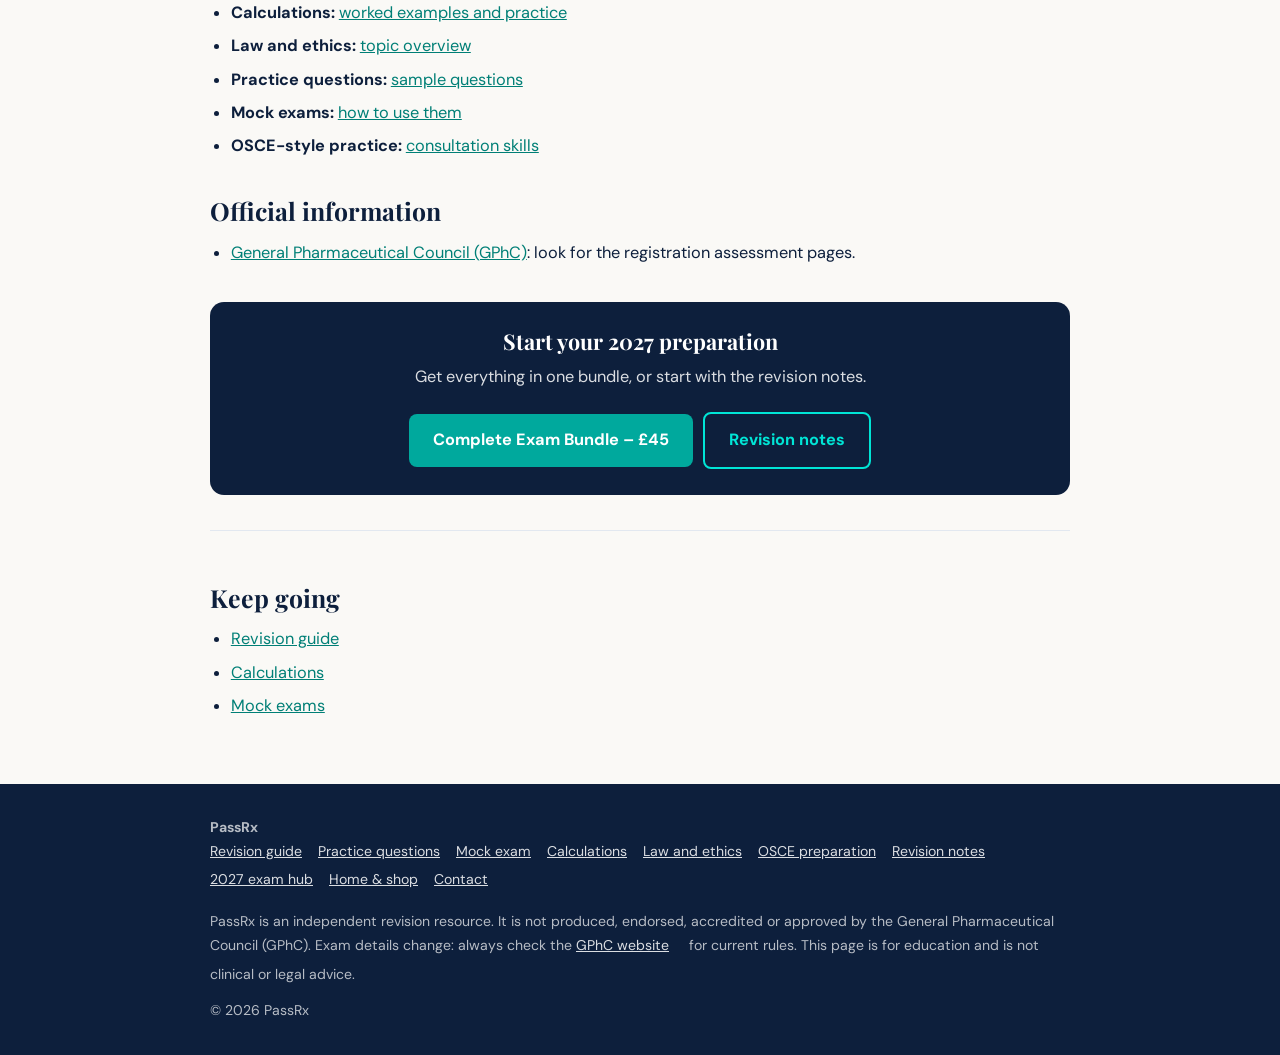
<file: gphc-registration-assessment-2027/index.html>
<!DOCTYPE html>
<html lang="en-GB">
<head>
<meta charset="utf-8">
<meta name="viewport" content="width=device-width,initial-scale=1">
<title>GPhC Registration Assessment 2027: Dates and Prep | PassRx</title>
<meta name="description" content="GPhC registration assessment 2027: sitting dates, format summary, a preparation timeline and revision resources, with links to official GPhC information.">
<link rel="canonical" href="https://passrx.org/gphc-registration-assessment-2027/">
<meta name="robots" content="index,follow,max-snippet:-1,max-image-preview:large">
<meta name="theme-color" content="#0d1f3c">
<meta property="og:type" content="article"><meta property="og:site_name" content="PassRx">
<meta property="og:title" content="GPhC Registration Assessment 2027: Dates and Prep | PassRx"><meta property="og:description" content="GPhC registration assessment 2027: sitting dates, format summary, a preparation timeline and revision resources, with links to official GPhC information."><meta property="og:url" content="https://passrx.org/gphc-registration-assessment-2027/">
<meta name="twitter:card" content="summary">
<link rel="preconnect" href="https://fonts.googleapis.com"><link rel="preconnect" href="https://fonts.gstatic.com" crossorigin>
<link href="https://fonts.googleapis.com/css2?family=Playfair+Display:wght@700&family=DM+Sans:wght@400;600;700&display=swap" rel="stylesheet">
<link rel="stylesheet" href="/assets/seo.css">
<script async src="https://www.googletagmanager.com/gtag/js?id=G-4N3YDHGF9C"></script>
<script>window.dataLayer=window.dataLayer||[];function gtag(){dataLayer.push(arguments);}gtag('js',new Date());gtag('config','G-4N3YDHGF9C');</script>
<script type="application/ld+json">[{"@context": "https://schema.org", "@graph": [{"@type": "WebPage", "@id": "https://passrx.org/gphc-registration-assessment-2027/#webpage", "url": "https://passrx.org/gphc-registration-assessment-2027/", "name": "GPhC Registration Assessment 2027: Dates and Prep | PassRx", "description": "GPhC registration assessment 2027: sitting dates, format summary, a preparation timeline and revision resources, with links to official GPhC information.", "inLanguage": "en-GB", "isPartOf": {"@id": "https://passrx.org/#website"}, "dateModified": "2026-11-04", "breadcrumb": {"@id": "https://passrx.org/gphc-registration-assessment-2027/#breadcrumb"}}, {"@type": "BreadcrumbList", "@id": "https://passrx.org/gphc-registration-assessment-2027/#breadcrumb", "itemListElement": [{"@type": "ListItem", "position": 1, "name": "PassRx", "item": "https://passrx.org/"}, {"@type": "ListItem", "position": 2, "name": "Registration assessment 2027", "item": "https://passrx.org/gphc-registration-assessment-2027/"}]}, {"@type": "Product", "name": "Complete Exam Bundle", "description": "All 15 revision topic PDFs, a full mock examination and an OSCE preparation guide as a single PDF download.", "brand": {"@type": "Brand", "name": "PassRx"}, "offers": {"@type": "Offer", "url": "https://primenotes.gumroad.com/l/exambundle", "priceCurrency": "GBP", "price": "45.00", "availability": "https://schema.org/InStock"}}]}]</script>
</head>
<body>
<a class="skip" href="#main">Skip to content</a>
<header class="top"><a class="logo" href="/">Pass<b>Rx</b></a><nav aria-label="Main"><a href="/gphc-registration-assessment-revision/">Revision guide</a><a href="/gphc-registration-assessment-questions/">Practice questions</a><a href="/gphc-mock-exam/">Mock exam</a><a href="/gphc-calculations/">Calculations</a><a href="/gphc-law-and-ethics/">Law and ethics</a><a href="/#bundles">Shop</a></nav></header>
<section class="hero-s"><div class="in">
<div class="crumbs"><a href="/">PassRx</a> &rsaquo; Registration assessment 2027</div>
<h1>GPhC Registration Assessment 2027: What You Need to Know</h1><p class="lead">A summary of the 2027 sitting based on GPhC information, a preparation timeline and the resources to use. Dates are in one box so they are easy to update.</p>
<p class="meta">Last updated: <time datetime="2026-11-04">4 November 2026</time> &middot; Written by a practising pharmacist</p>
</div></section>
<main id="main"><div class="in">
<p class="warn"><strong>Always confirm with the GPhC.</strong> The facts below are summarised from GPhC publications at the date shown and may change. This page is not official GPhC information. Check the <a href="https://www.pharmacyregulation.org/" rel="noopener">GPhC website</a> before booking or making plans.</p>
<!-- ===== SITE OWNER: UPDATE THIS BOX WHEN THE GPhC PUBLISHES CHANGES. Also change the Last updated date in this file and in the schema dateModified and sitemap lastmod. ===== -->
<div class="upd" id="exam-facts"><h2 style="margin-top:0">Key facts (checked <time datetime="2026-11-04">4 November 2026</time>)</h2>
<ul>
<li><strong>2026 sitting:</strong> 10 November 2026.</li>
<li><strong>2027 sitting:</strong> 15 June 2027.</li>
<li><strong>Results for the June 2027 sitting:</strong> 20 July 2027.</li>
<li><strong>Part 1 (calculations):</strong> 40 questions in 2 hours.</li>
<li><strong>Part 2:</strong> 120 questions in 2 hours 30 minutes.</li>
<li><strong>Attempts:</strong> a maximum of three.</li>
<li><strong>Booking, eligibility, fees and permitted items:</strong> see the GPhC. We do not summarise these because they change.</li></ul></div>
<!-- ===== END UPDATE BOX ===== -->
<h2>What candidates need to know</h2>
<p>The assessment is taken by pre-registration trainee pharmacists as part of qualifying to register. It tests your ability to apply knowledge to practice. Read the GPhC's current specification and regulations for the sitting you intend to take, including rules on booking, adjustments, permitted items and conduct.</p>
<h2>Preparation timeline for the June 2027 sitting</h2>
<div class="tw"><table><tr><th>When</th><th>Focus</th></tr>
<tr><td>Now to January</td><td>Read the specification, start question practice and daily calculations</td></tr>
<tr><td>February to March</td><td>Cover all clinical topics once, law and ethics weekly</td></tr>
<tr><td>April to May</td><td>Mixed question sets, weak topics, first full mocks</td></tr>
<tr><td>Four weeks before</td><td>Timed mocks and review</td></tr>
<tr><td>Final week</td><td>Mistakes log, light calculations, rest</td></tr></table></div>
<h2>Revision resources</h2>
<ul><li><strong>Notes:</strong> <a href="/gphc-revision-notes/">15 topic revision notes</a></li>
<li><strong>Calculations:</strong> <a href="/gphc-calculations/">worked examples and practice</a></li>
<li><strong>Law and ethics:</strong> <a href="/gphc-law-and-ethics/">topic overview</a></li>
<li><strong>Practice questions:</strong> <a href="/gphc-registration-assessment-questions/">sample questions</a></li>
<li><strong>Mock exams:</strong> <a href="/gphc-mock-exam/">how to use them</a></li>
<li><strong>OSCE-style practice:</strong> <a href="/gphc-osce/">consultation skills</a></li></ul>
<h2>Official information</h2>
<ul><li><a href="https://www.pharmacyregulation.org/" rel="noopener">General Pharmaceutical Council (GPhC)</a>: look for the registration assessment pages.</li></ul>
<div class="cta"><h2>Start your 2027 preparation</h2><p>Get everything in one bundle, or start with the revision notes.</p><a class="btn" href="https://primenotes.gumroad.com/l/exambundle" target="_blank" rel="noopener">Complete Exam Bundle &ndash; &pound;45</a><a class="btn alt" href="/gphc-revision-notes/">Revision notes</a></div>
<div class="related"><h2>Keep going</h2><ul><li><a href="/gphc-registration-assessment-revision/">Revision guide</a></li><li><a href="/gphc-calculations/">Calculations</a></li><li><a href="/gphc-mock-exam/">Mock exams</a></li></ul></div>
</div></main>
<footer class="site"><div><strong>PassRx</strong><br><a href="/gphc-registration-assessment-revision/">Revision guide</a><a href="/gphc-registration-assessment-questions/">Practice questions</a><a href="/gphc-mock-exam/">Mock exam</a><a href="/gphc-calculations/">Calculations</a><a href="/gphc-law-and-ethics/">Law and ethics</a><a href="/gphc-osce/">OSCE preparation</a><a href="/gphc-revision-notes/">Revision notes</a><a href="/gphc-registration-assessment-2027/">2027 exam hub</a><a href="/">Home &amp; shop</a><a href="mailto:primenotesedu@gmail.com">Contact</a></div>
<p>PassRx is an independent revision resource. It is not produced, endorsed, accredited or approved by the General Pharmaceutical Council (GPhC). Exam details change: always check the <a href="https://www.pharmacyregulation.org/" rel="noopener">GPhC website</a> for current rules. This page is for education and is not clinical or legal advice.</p>
<p>&copy; 2026 PassRx</p></footer>
</body></html>
</file>
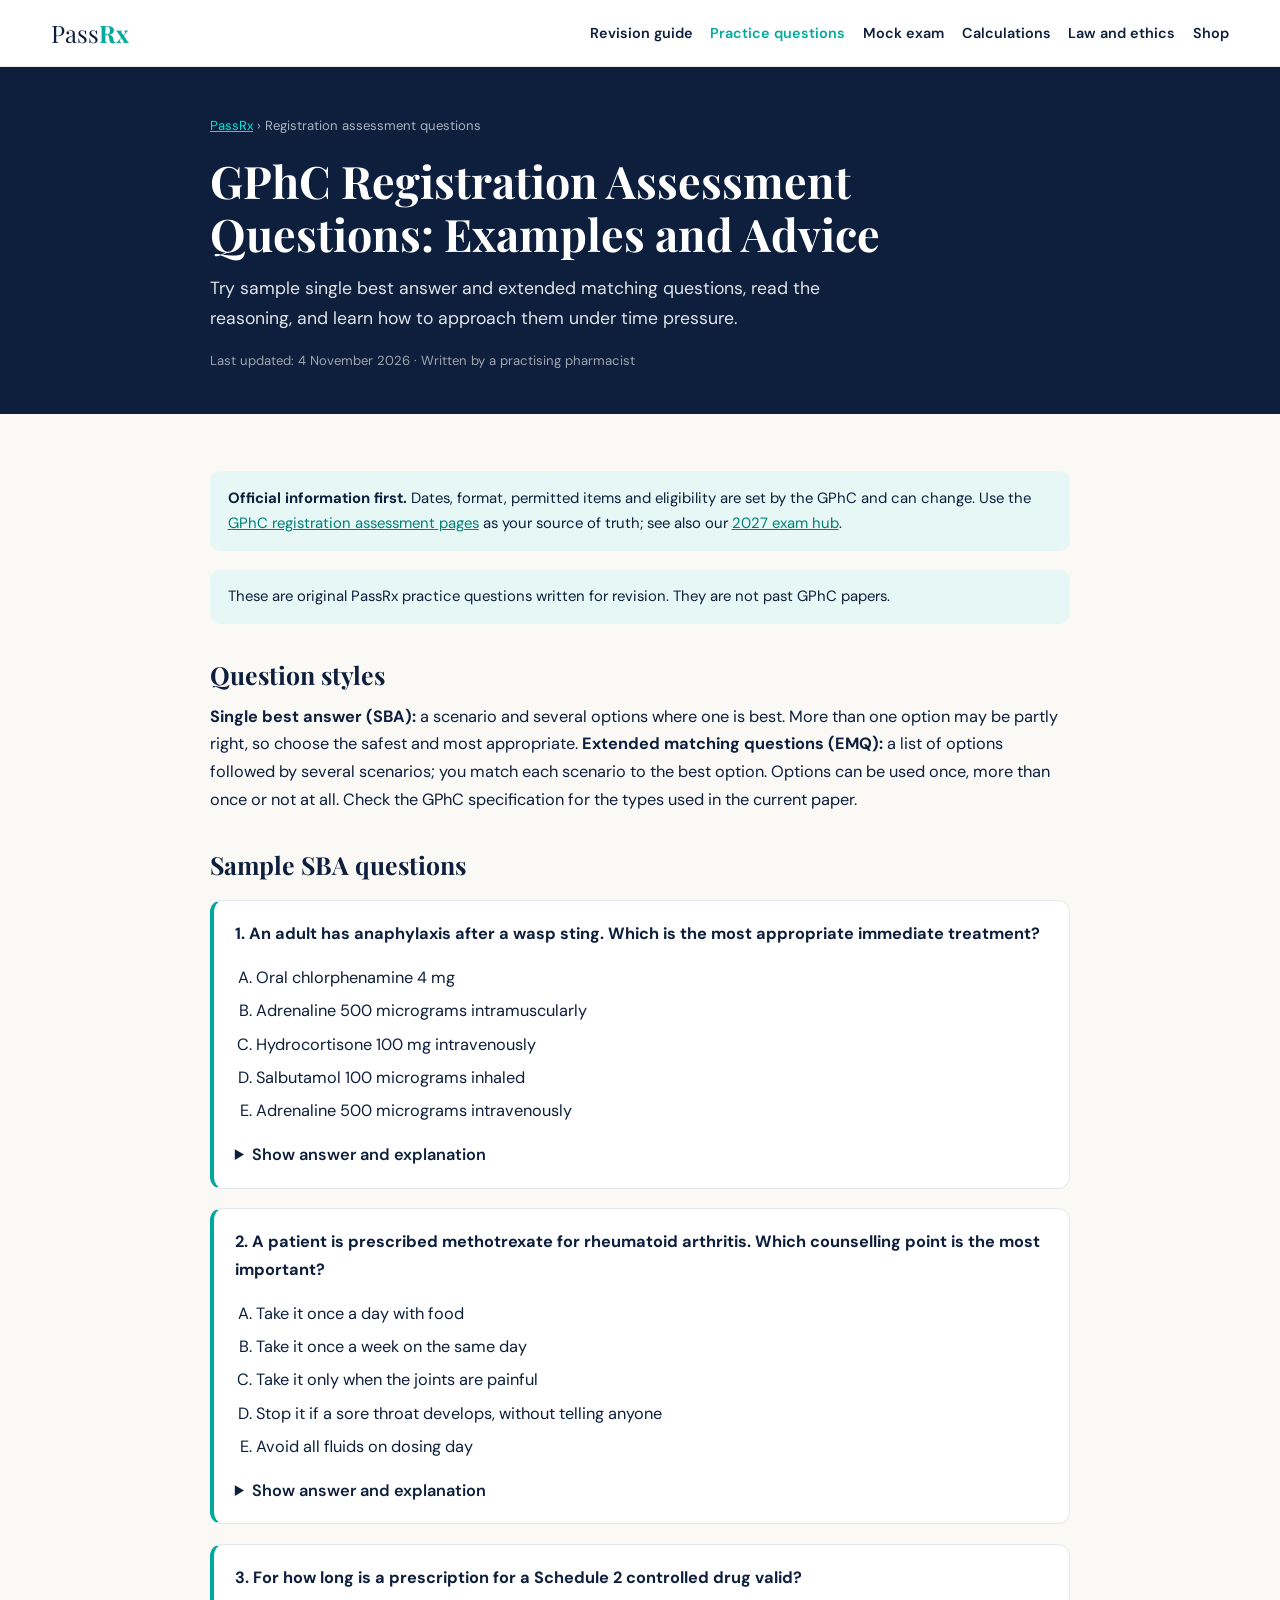
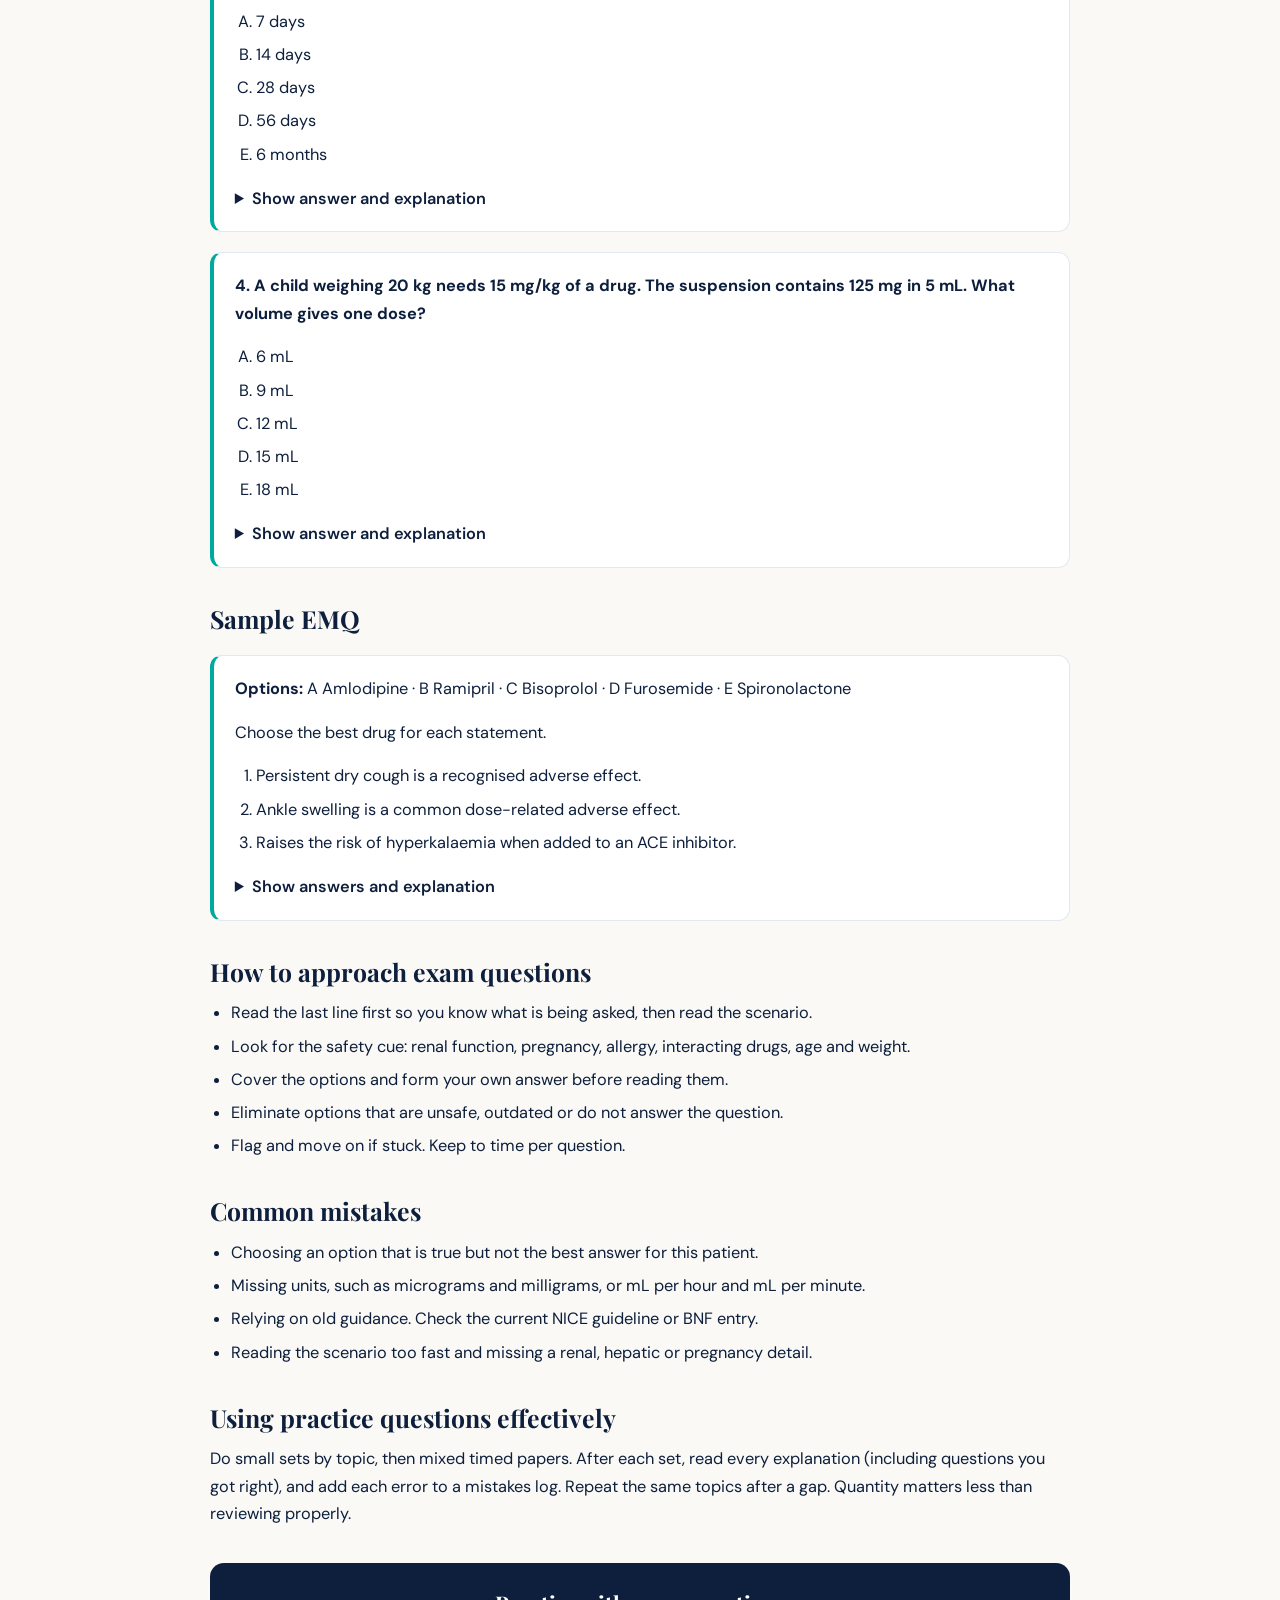
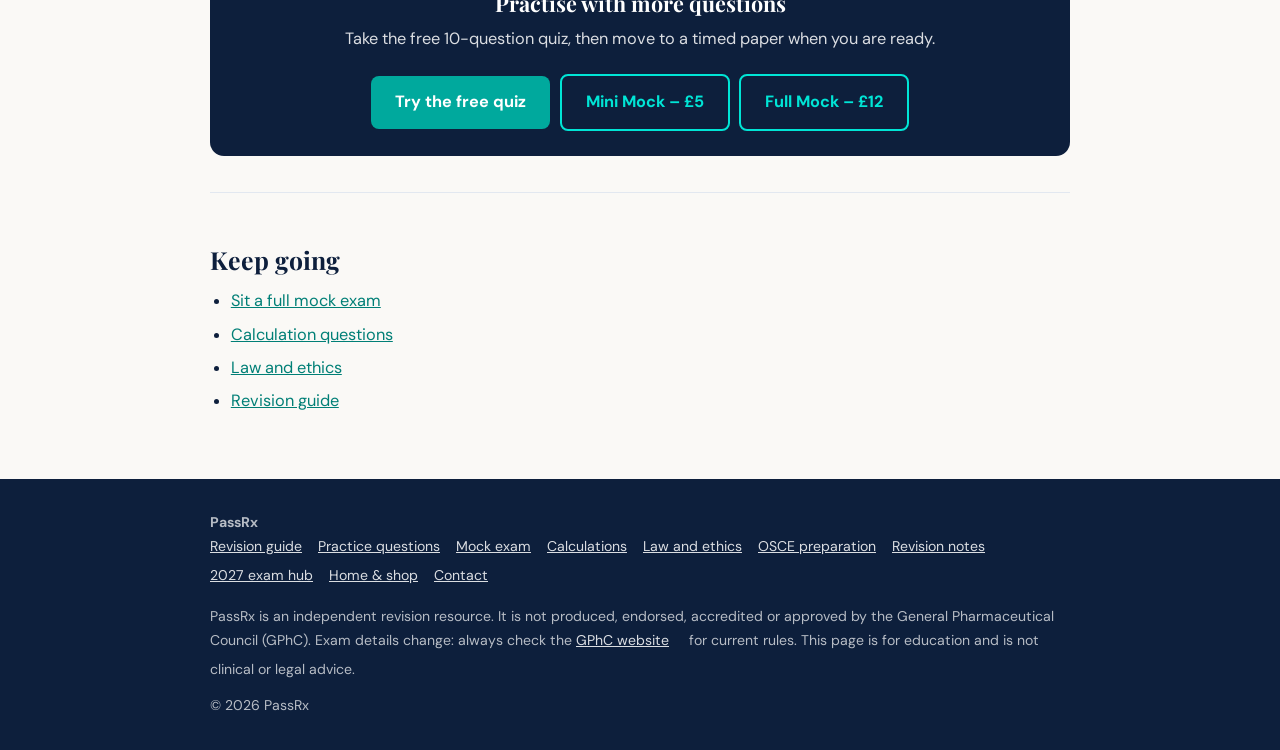
<file: gphc-registration-assessment-questions/index.html>
<!DOCTYPE html>
<html lang="en-GB">
<head>
<meta charset="utf-8">
<meta name="viewport" content="width=device-width,initial-scale=1">
<title>GPhC Registration Assessment Questions: Examples | PassRx</title>
<meta name="description" content="Sample GPhC-style SBA and EMQ questions with explanations, plus advice on approaching questions, avoiding common mistakes and using practice questions well.">
<link rel="canonical" href="https://passrx.org/gphc-registration-assessment-questions/">
<meta name="robots" content="index,follow,max-snippet:-1,max-image-preview:large">
<meta name="theme-color" content="#0d1f3c">
<meta property="og:type" content="article"><meta property="og:site_name" content="PassRx">
<meta property="og:title" content="GPhC Registration Assessment Questions: Examples | PassRx"><meta property="og:description" content="Sample GPhC-style SBA and EMQ questions with explanations, plus advice on approaching questions, avoiding common mistakes and using practice questions well."><meta property="og:url" content="https://passrx.org/gphc-registration-assessment-questions/">
<meta name="twitter:card" content="summary">
<link rel="preconnect" href="https://fonts.googleapis.com"><link rel="preconnect" href="https://fonts.gstatic.com" crossorigin>
<link href="https://fonts.googleapis.com/css2?family=Playfair+Display:wght@700&family=DM+Sans:wght@400;600;700&display=swap" rel="stylesheet">
<link rel="stylesheet" href="/assets/seo.css">
<script async src="https://www.googletagmanager.com/gtag/js?id=G-4N3YDHGF9C"></script>
<script>window.dataLayer=window.dataLayer||[];function gtag(){dataLayer.push(arguments);}gtag('js',new Date());gtag('config','G-4N3YDHGF9C');</script>
<script type="application/ld+json">[{"@context": "https://schema.org", "@graph": [{"@type": "WebPage", "@id": "https://passrx.org/gphc-registration-assessment-questions/#webpage", "url": "https://passrx.org/gphc-registration-assessment-questions/", "name": "GPhC Registration Assessment Questions: Examples | PassRx", "description": "Sample GPhC-style SBA and EMQ questions with explanations, plus advice on approaching questions, avoiding common mistakes and using practice questions well.", "inLanguage": "en-GB", "isPartOf": {"@id": "https://passrx.org/#website"}, "dateModified": "2026-11-04", "breadcrumb": {"@id": "https://passrx.org/gphc-registration-assessment-questions/#breadcrumb"}}, {"@type": "BreadcrumbList", "@id": "https://passrx.org/gphc-registration-assessment-questions/#breadcrumb", "itemListElement": [{"@type": "ListItem", "position": 1, "name": "PassRx", "item": "https://passrx.org/"}, {"@type": "ListItem", "position": 2, "name": "Registration assessment questions", "item": "https://passrx.org/gphc-registration-assessment-questions/"}]}]}]</script>
</head>
<body>
<a class="skip" href="#main">Skip to content</a>
<header class="top"><a class="logo" href="/">Pass<b>Rx</b></a><nav aria-label="Main"><a href="/gphc-registration-assessment-revision/">Revision guide</a><a href="/gphc-registration-assessment-questions/" aria-current="page">Practice questions</a><a href="/gphc-mock-exam/">Mock exam</a><a href="/gphc-calculations/">Calculations</a><a href="/gphc-law-and-ethics/">Law and ethics</a><a href="/#bundles">Shop</a></nav></header>
<section class="hero-s"><div class="in">
<div class="crumbs"><a href="/">PassRx</a> &rsaquo; Registration assessment questions</div>
<h1>GPhC Registration Assessment Questions: Examples and Advice</h1><p class="lead">Try sample single best answer and extended matching questions, read the reasoning, and learn how to approach them under time pressure.</p>
<p class="meta">Last updated: <time datetime="2026-11-04">4 November 2026</time> &middot; Written by a practising pharmacist</p>
</div></section>
<main id="main"><div class="in">
<p class="note"><strong>Official information first.</strong> Dates, format, permitted items and eligibility are set by the GPhC and can change. Use the <a href="https://www.pharmacyregulation.org/" rel="noopener">GPhC registration assessment pages</a> as your source of truth; see also our <a href="/gphc-registration-assessment-2027/">2027 exam hub</a>.</p>
<p class="note">These are original PassRx practice questions written for revision. They are not past GPhC papers.</p>
<h2>Question styles</h2>
<p><strong>Single best answer (SBA):</strong> a scenario and several options where one is best. More than one option may be partly right, so choose the safest and most appropriate. <strong>Extended matching questions (EMQ):</strong> a list of options followed by several scenarios; you match each scenario to the best option. Options can be used once, more than once or not at all. Check the GPhC specification for the types used in the current paper.</p>
<h2>Sample SBA questions</h2>
<div class="card q"><p><strong>1. An adult has anaphylaxis after a wasp sting. Which is the most appropriate immediate treatment?</strong></p><ol type="A"><li>Oral chlorphenamine 4 mg</li><li>Adrenaline 500 micrograms intramuscularly</li><li>Hydrocortisone 100 mg intravenously</li><li>Salbutamol 100 micrograms inhaled</li><li>Adrenaline 500 micrograms intravenously</li></ol><details><summary>Show answer and explanation</summary><p><strong>Answer: B.</strong> Intramuscular adrenaline (500 micrograms, 0.5 mL of 1 in 1000) into the anterolateral thigh is first-line for adults. Antihistamines and steroids are adjuncts and must not delay adrenaline. IV adrenaline is for specialist settings.</p></details></div><div class="card q"><p><strong>2. A patient is prescribed methotrexate for rheumatoid arthritis. Which counselling point is the most important?</strong></p><ol type="A"><li>Take it once a day with food</li><li>Take it once a week on the same day</li><li>Take it only when the joints are painful</li><li>Stop it if a sore throat develops, without telling anyone</li><li>Avoid all fluids on dosing day</li></ol><details><summary>Show answer and explanation</summary><p><strong>Answer: B.</strong> Methotrexate for inflammatory disease is a once-weekly medicine; accidental daily dosing has caused fatalities. Sore throat, fever, mouth ulcers or unexplained bruising need urgent medical advice (not self-stopping without advice).</p></details></div><div class="card q"><p><strong>3. For how long is a prescription for a Schedule 2 controlled drug valid?</strong></p><ol type="A"><li>7 days</li><li>14 days</li><li>28 days</li><li>56 days</li><li>6 months</li></ol><details><summary>Show answer and explanation</summary><p><strong>Answer: C.</strong> Prescriptions for Schedule 2, 3 and 4 controlled drugs are valid for 28 days from the date on the prescription (or the start date specified, where later). Always check current legislation for the full prescription requirements.</p></details></div><div class="card q"><p><strong>4. A child weighing 20 kg needs 15 mg/kg of a drug. The suspension contains 125 mg in 5 mL. What volume gives one dose?</strong></p><ol type="A"><li>6 mL</li><li>9 mL</li><li>12 mL</li><li>15 mL</li><li>18 mL</li></ol><details><summary>Show answer and explanation</summary><p><strong>Answer: C.</strong> Dose = 15 &times; 20 = 300 mg. 300 &divide; 125 &times; 5 mL = 12 mL.</p></details></div>
<h2>Sample EMQ</h2>
<div class="card q"><p><strong>Options:</strong> A Amlodipine &middot; B Ramipril &middot; C Bisoprolol &middot; D Furosemide &middot; E Spironolactone</p>
<p>Choose the best drug for each statement.</p><ol><li>Persistent dry cough is a recognised adverse effect.</li><li>Ankle swelling is a common dose-related adverse effect.</li><li>Raises the risk of hyperkalaemia when added to an ACE inhibitor.</li></ol>
<details><summary>Show answers and explanation</summary><p><strong>1 = B, 2 = A, 3 = E.</strong> ACE inhibitors such as ramipril cause a dry cough through bradykinin accumulation. Dihydropyridine calcium-channel blockers such as amlodipine cause peripheral oedema. Spironolactone is potassium-sparing, so combining it with an ACE inhibitor needs potassium and renal monitoring.</p></details></div>
<h2>How to approach exam questions</h2>
<ul><li>Read the last line first so you know what is being asked, then read the scenario.</li>
<li>Look for the safety cue: renal function, pregnancy, allergy, interacting drugs, age and weight.</li>
<li>Cover the options and form your own answer before reading them.</li>
<li>Eliminate options that are unsafe, outdated or do not answer the question.</li>
<li>Flag and move on if stuck. Keep to time per question.</li></ul>
<h2>Common mistakes</h2>
<ul><li>Choosing an option that is true but not the best answer for this patient.</li>
<li>Missing units, such as micrograms and milligrams, or mL per hour and mL per minute.</li>
<li>Relying on old guidance. Check the current NICE guideline or BNF entry.</li>
<li>Reading the scenario too fast and missing a renal, hepatic or pregnancy detail.</li></ul>
<h2>Using practice questions effectively</h2>
<p>Do small sets by topic, then mixed timed papers. After each set, read every explanation (including questions you got right), and add each error to a mistakes log. Repeat the same topics after a gap. Quantity matters less than reviewing properly.</p>
<div class="cta"><h2>Practise with more questions</h2><p>Take the free 10-question quiz, then move to a timed paper when you are ready.</p><a class="btn" href="/#quiz-section">Try the free quiz</a><a class="btn alt" href="https://primenotes.gumroad.com/l/minimock" target="_blank" rel="noopener">Mini Mock &ndash; &pound;5</a><a class="btn alt" href="https://primenotes.gumroad.com/l/fullmock" target="_blank" rel="noopener">Full Mock &ndash; &pound;12</a></div>
<div class="related"><h2>Keep going</h2><ul><li><a href="/gphc-mock-exam/">Sit a full mock exam</a></li><li><a href="/gphc-calculations/">Calculation questions</a></li><li><a href="/gphc-law-and-ethics/">Law and ethics</a></li><li><a href="/gphc-registration-assessment-revision/">Revision guide</a></li></ul></div>
</div></main>
<footer class="site"><div><strong>PassRx</strong><br><a href="/gphc-registration-assessment-revision/">Revision guide</a><a href="/gphc-registration-assessment-questions/">Practice questions</a><a href="/gphc-mock-exam/">Mock exam</a><a href="/gphc-calculations/">Calculations</a><a href="/gphc-law-and-ethics/">Law and ethics</a><a href="/gphc-osce/">OSCE preparation</a><a href="/gphc-revision-notes/">Revision notes</a><a href="/gphc-registration-assessment-2027/">2027 exam hub</a><a href="/">Home &amp; shop</a><a href="mailto:primenotesedu@gmail.com">Contact</a></div>
<p>PassRx is an independent revision resource. It is not produced, endorsed, accredited or approved by the General Pharmaceutical Council (GPhC). Exam details change: always check the <a href="https://www.pharmacyregulation.org/" rel="noopener">GPhC website</a> for current rules. This page is for education and is not clinical or legal advice.</p>
<p>&copy; 2026 PassRx</p></footer>
</body></html>
</file>
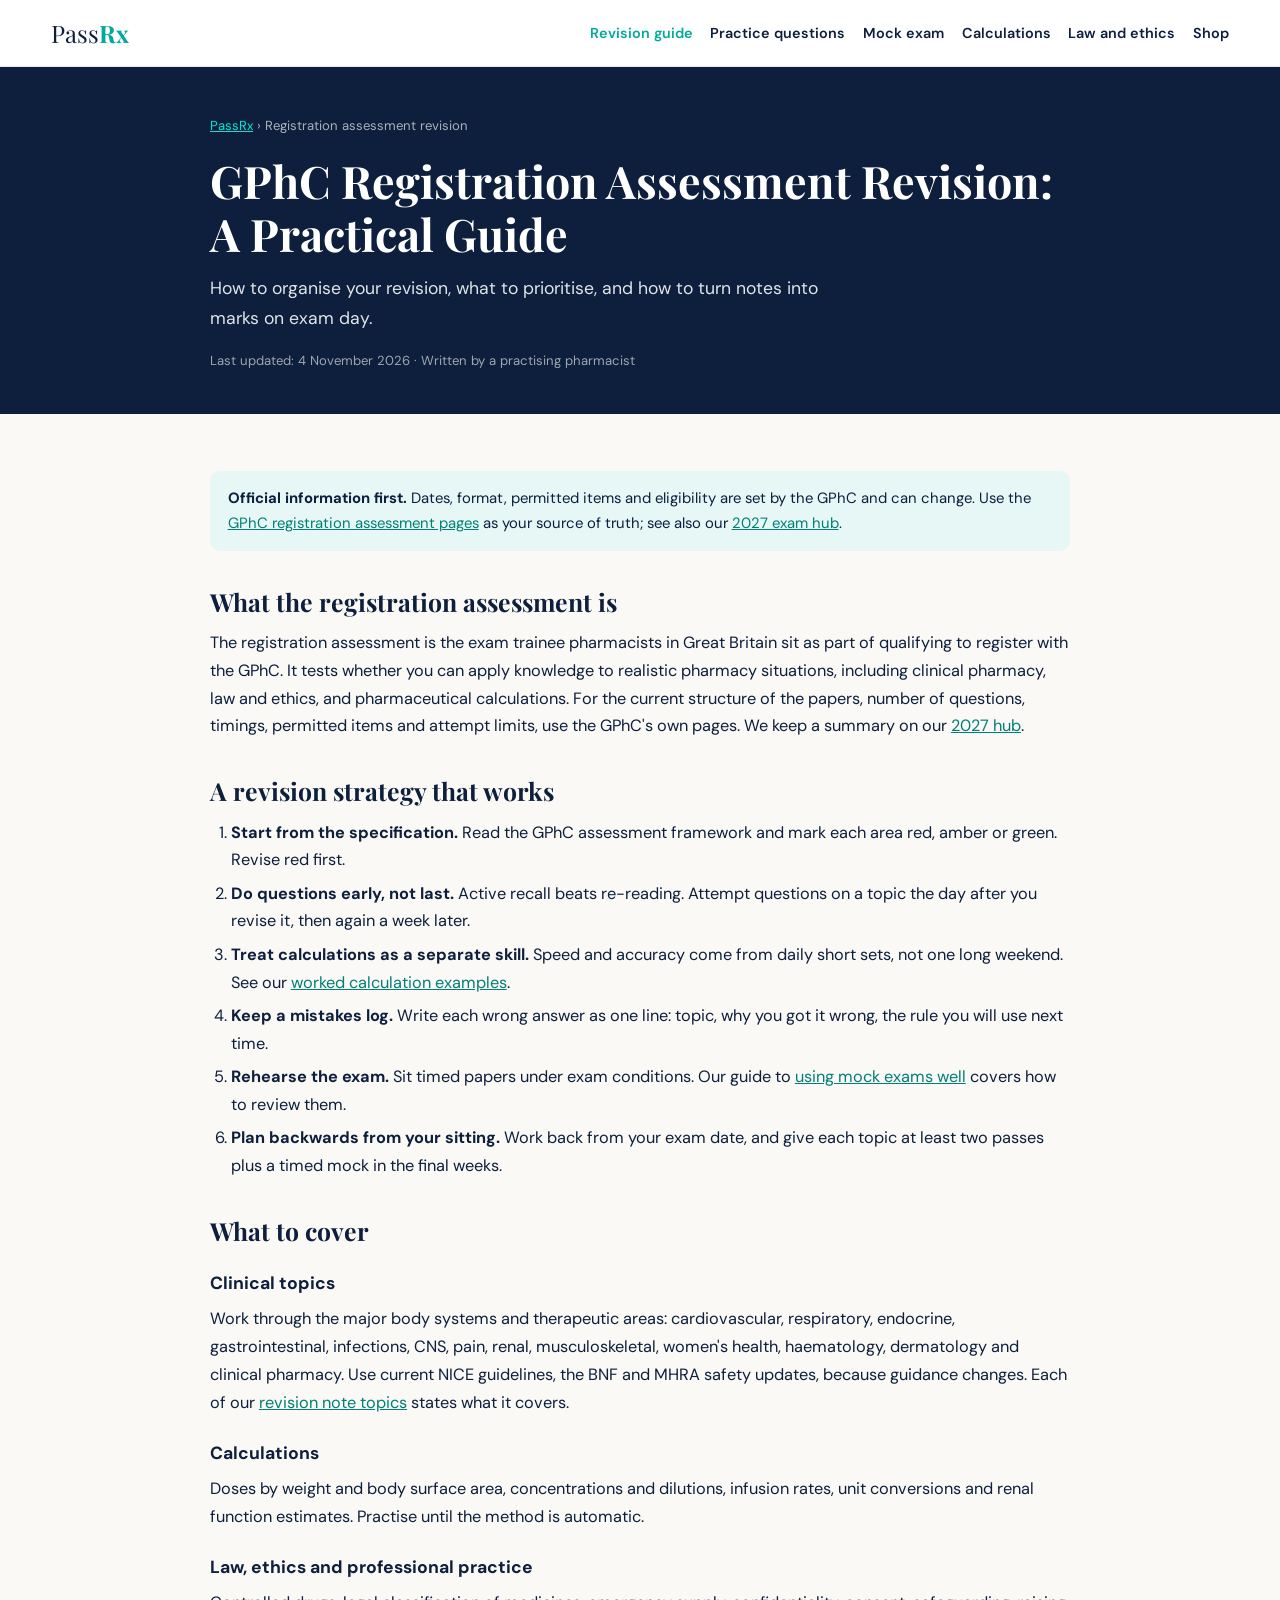
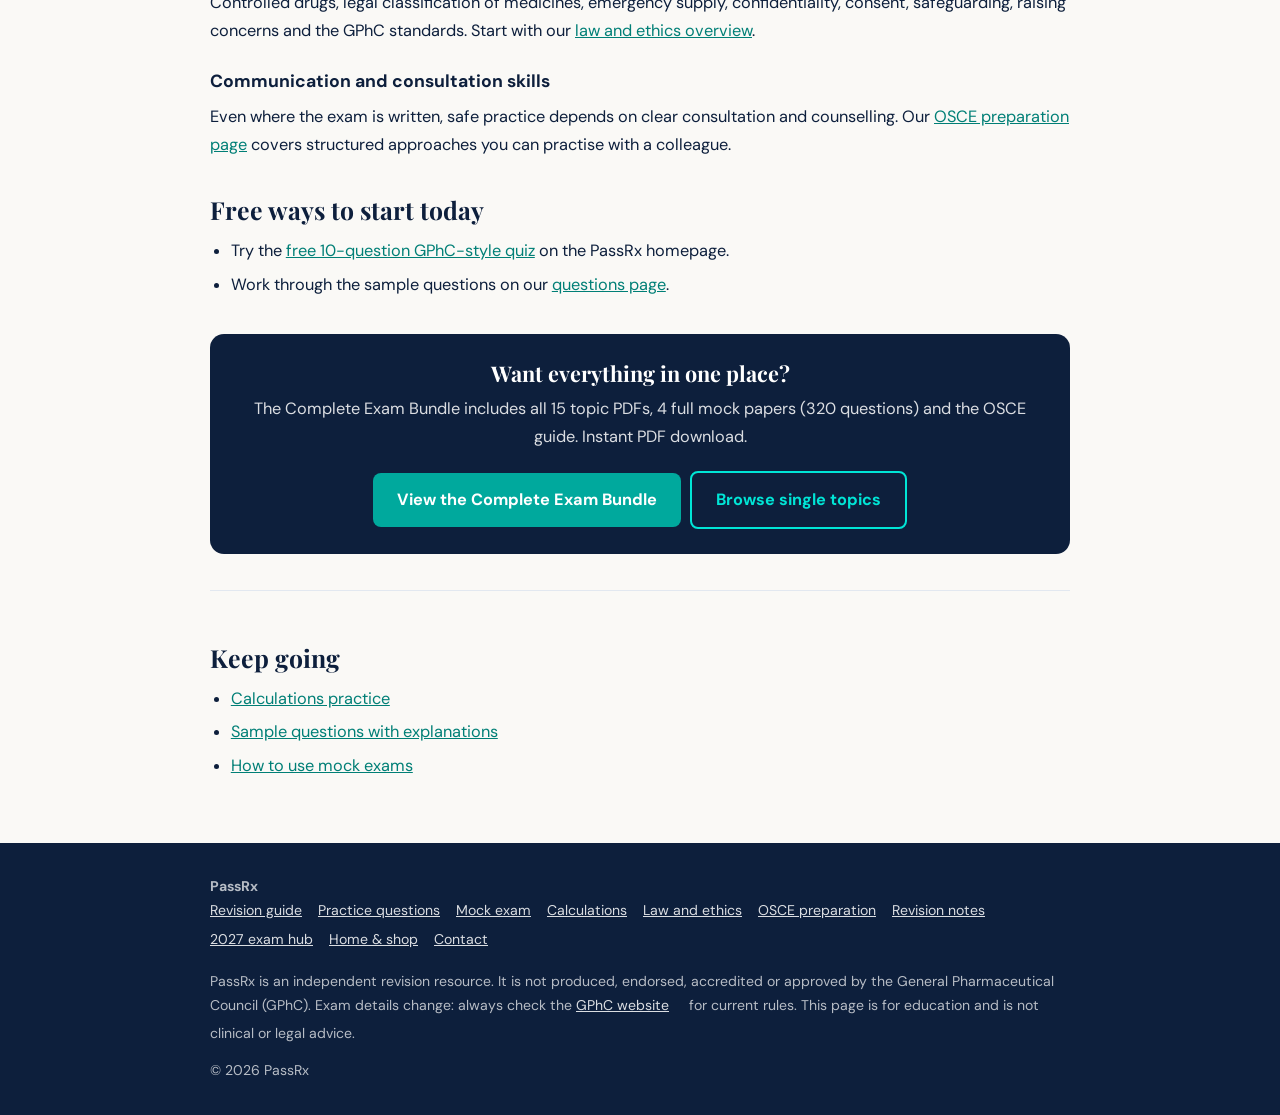
<file: gphc-registration-assessment-revision/index.html>
<!DOCTYPE html>
<html lang="en-GB">
<head>
<meta charset="utf-8">
<meta name="viewport" content="width=device-width,initial-scale=1">
<title>GPhC Registration Assessment Revision Guide | PassRx</title>
<meta name="description" content="A practical guide to revising for the GPhC registration assessment: what to cover, how to plan, and how to use practice questions, calculations and mocks.">
<link rel="canonical" href="https://passrx.org/gphc-registration-assessment-revision/">
<meta name="robots" content="index,follow,max-snippet:-1,max-image-preview:large">
<meta name="theme-color" content="#0d1f3c">
<meta property="og:type" content="article"><meta property="og:site_name" content="PassRx">
<meta property="og:title" content="GPhC Registration Assessment Revision Guide | PassRx"><meta property="og:description" content="A practical guide to revising for the GPhC registration assessment: what to cover, how to plan, and how to use practice questions, calculations and mocks."><meta property="og:url" content="https://passrx.org/gphc-registration-assessment-revision/">
<meta name="twitter:card" content="summary">
<link rel="preconnect" href="https://fonts.googleapis.com"><link rel="preconnect" href="https://fonts.gstatic.com" crossorigin>
<link href="https://fonts.googleapis.com/css2?family=Playfair+Display:wght@700&family=DM+Sans:wght@400;600;700&display=swap" rel="stylesheet">
<link rel="stylesheet" href="/assets/seo.css">
<script async src="https://www.googletagmanager.com/gtag/js?id=G-4N3YDHGF9C"></script>
<script>window.dataLayer=window.dataLayer||[];function gtag(){dataLayer.push(arguments);}gtag('js',new Date());gtag('config','G-4N3YDHGF9C');</script>
<script type="application/ld+json">[{"@context": "https://schema.org", "@graph": [{"@type": "WebPage", "@id": "https://passrx.org/gphc-registration-assessment-revision/#webpage", "url": "https://passrx.org/gphc-registration-assessment-revision/", "name": "GPhC Registration Assessment Revision Guide | PassRx", "description": "A practical guide to revising for the GPhC registration assessment: what to cover, how to plan, and how to use practice questions, calculations and mocks.", "inLanguage": "en-GB", "isPartOf": {"@id": "https://passrx.org/#website"}, "dateModified": "2026-11-04", "breadcrumb": {"@id": "https://passrx.org/gphc-registration-assessment-revision/#breadcrumb"}}, {"@type": "BreadcrumbList", "@id": "https://passrx.org/gphc-registration-assessment-revision/#breadcrumb", "itemListElement": [{"@type": "ListItem", "position": 1, "name": "PassRx", "item": "https://passrx.org/"}, {"@type": "ListItem", "position": 2, "name": "Registration assessment revision", "item": "https://passrx.org/gphc-registration-assessment-revision/"}]}, {"@type": "Product", "name": "Complete Exam Bundle", "description": "All 15 revision topic PDFs, a full mock examination and an OSCE preparation guide as a single PDF download.", "brand": {"@type": "Brand", "name": "PassRx"}, "offers": {"@type": "Offer", "url": "https://primenotes.gumroad.com/l/exambundle", "priceCurrency": "GBP", "price": "45.00", "availability": "https://schema.org/InStock"}}]}]</script>
</head>
<body>
<a class="skip" href="#main">Skip to content</a>
<header class="top"><a class="logo" href="/">Pass<b>Rx</b></a><nav aria-label="Main"><a href="/gphc-registration-assessment-revision/" aria-current="page">Revision guide</a><a href="/gphc-registration-assessment-questions/">Practice questions</a><a href="/gphc-mock-exam/">Mock exam</a><a href="/gphc-calculations/">Calculations</a><a href="/gphc-law-and-ethics/">Law and ethics</a><a href="/#bundles">Shop</a></nav></header>
<section class="hero-s"><div class="in">
<div class="crumbs"><a href="/">PassRx</a> &rsaquo; Registration assessment revision</div>
<h1>GPhC Registration Assessment Revision: A Practical Guide</h1><p class="lead">How to organise your revision, what to prioritise, and how to turn notes into marks on exam day.</p>
<p class="meta">Last updated: <time datetime="2026-11-04">4 November 2026</time> &middot; Written by a practising pharmacist</p>
</div></section>
<main id="main"><div class="in">
<p class="note"><strong>Official information first.</strong> Dates, format, permitted items and eligibility are set by the GPhC and can change. Use the <a href="https://www.pharmacyregulation.org/" rel="noopener">GPhC registration assessment pages</a> as your source of truth; see also our <a href="/gphc-registration-assessment-2027/">2027 exam hub</a>.</p>
<h2>What the registration assessment is</h2>
<p>The registration assessment is the exam trainee pharmacists in Great Britain sit as part of qualifying to register with the GPhC. It tests whether you can apply knowledge to realistic pharmacy situations, including clinical pharmacy, law and ethics, and pharmaceutical calculations. For the current structure of the papers, number of questions, timings, permitted items and attempt limits, use the GPhC's own pages. We keep a summary on our <a href="/gphc-registration-assessment-2027/">2027 hub</a>.</p>
<h2>A revision strategy that works</h2>
<ol>
<li><strong>Start from the specification.</strong> Read the GPhC assessment framework and mark each area red, amber or green. Revise red first.</li>
<li><strong>Do questions early, not last.</strong> Active recall beats re-reading. Attempt questions on a topic the day after you revise it, then again a week later.</li>
<li><strong>Treat calculations as a separate skill.</strong> Speed and accuracy come from daily short sets, not one long weekend. See our <a href="/gphc-calculations/">worked calculation examples</a>.</li>
<li><strong>Keep a mistakes log.</strong> Write each wrong answer as one line: topic, why you got it wrong, the rule you will use next time.</li>
<li><strong>Rehearse the exam.</strong> Sit timed papers under exam conditions. Our guide to <a href="/gphc-mock-exam/">using mock exams well</a> covers how to review them.</li>
<li><strong>Plan backwards from your sitting.</strong> Work back from your exam date, and give each topic at least two passes plus a timed mock in the final weeks.</li>
</ol>
<h2>What to cover</h2>
<h3>Clinical topics</h3>
<p>Work through the major body systems and therapeutic areas: cardiovascular, respiratory, endocrine, gastrointestinal, infections, CNS, pain, renal, musculoskeletal, women's health, haematology, dermatology and clinical pharmacy. Use current NICE guidelines, the BNF and MHRA safety updates, because guidance changes. Each of our <a href="/gphc-revision-notes/">revision note topics</a> states what it covers.</p>
<h3>Calculations</h3>
<p>Doses by weight and body surface area, concentrations and dilutions, infusion rates, unit conversions and renal function estimates. Practise until the method is automatic.</p>
<h3>Law, ethics and professional practice</h3>
<p>Controlled drugs, legal classification of medicines, emergency supply, confidentiality, consent, safeguarding, raising concerns and the GPhC standards. Start with our <a href="/gphc-law-and-ethics/">law and ethics overview</a>.</p>
<h3>Communication and consultation skills</h3>
<p>Even where the exam is written, safe practice depends on clear consultation and counselling. Our <a href="/gphc-osce/">OSCE preparation page</a> covers structured approaches you can practise with a colleague.</p>
<h2>Free ways to start today</h2>
<ul><li>Try the <a href="/#quiz-section">free 10-question GPhC-style quiz</a> on the PassRx homepage.</li>
<li>Work through the sample questions on our <a href="/gphc-registration-assessment-questions/">questions page</a>.</li></ul>
<div class="cta"><h2>Want everything in one place?</h2><p>The Complete Exam Bundle includes all 15 topic PDFs, 4 full mock papers (320 questions) and the OSCE guide. Instant PDF download.</p><a class="btn" href="https://primenotes.gumroad.com/l/exambundle" target="_blank" rel="noopener">View the Complete Exam Bundle</a><a class="btn alt" href="/#topics">Browse single topics</a></div>
<div class="related"><h2>Keep going</h2><ul><li><a href="/gphc-calculations/">Calculations practice</a></li><li><a href="/gphc-registration-assessment-questions/">Sample questions with explanations</a></li><li><a href="/gphc-mock-exam/">How to use mock exams</a></li></ul></div>
</div></main>
<footer class="site"><div><strong>PassRx</strong><br><a href="/gphc-registration-assessment-revision/">Revision guide</a><a href="/gphc-registration-assessment-questions/">Practice questions</a><a href="/gphc-mock-exam/">Mock exam</a><a href="/gphc-calculations/">Calculations</a><a href="/gphc-law-and-ethics/">Law and ethics</a><a href="/gphc-osce/">OSCE preparation</a><a href="/gphc-revision-notes/">Revision notes</a><a href="/gphc-registration-assessment-2027/">2027 exam hub</a><a href="/">Home &amp; shop</a><a href="mailto:primenotesedu@gmail.com">Contact</a></div>
<p>PassRx is an independent revision resource. It is not produced, endorsed, accredited or approved by the General Pharmaceutical Council (GPhC). Exam details change: always check the <a href="https://www.pharmacyregulation.org/" rel="noopener">GPhC website</a> for current rules. This page is for education and is not clinical or legal advice.</p>
<p>&copy; 2026 PassRx</p></footer>
</body></html>
</file>
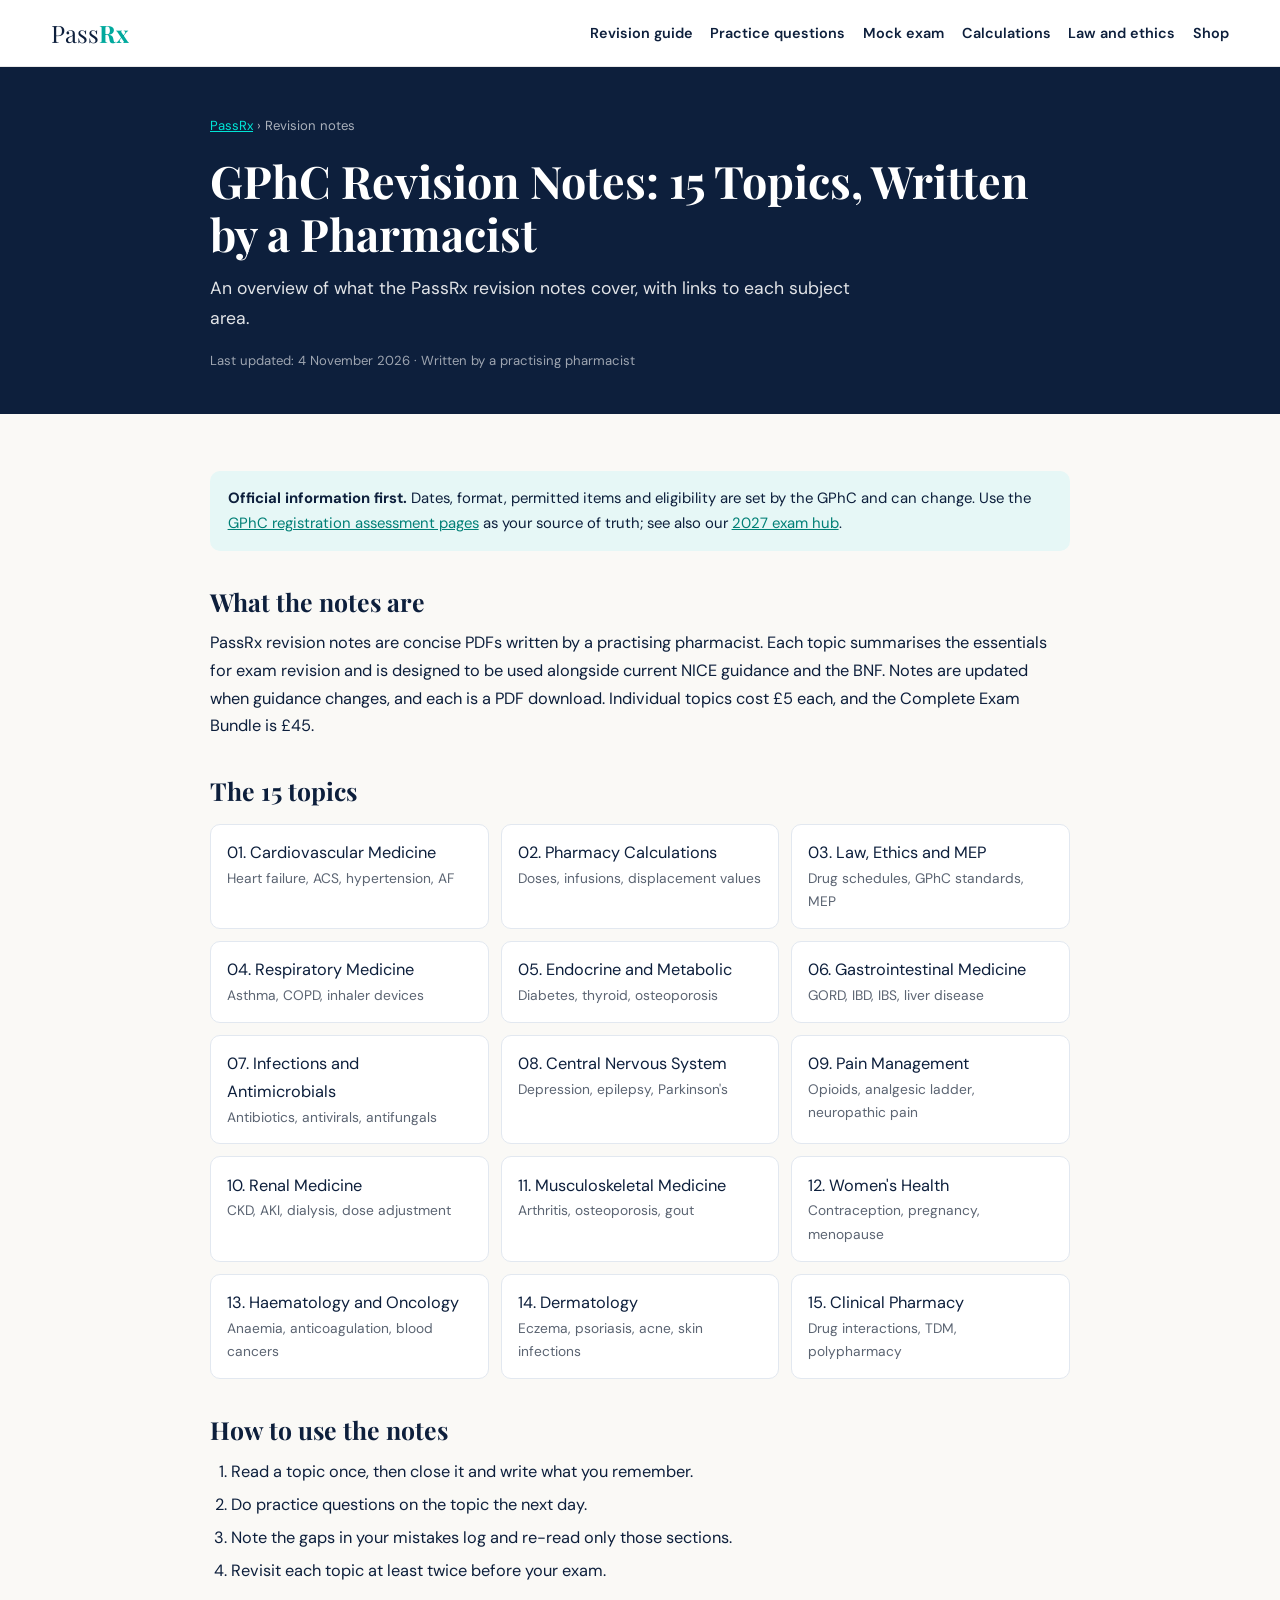
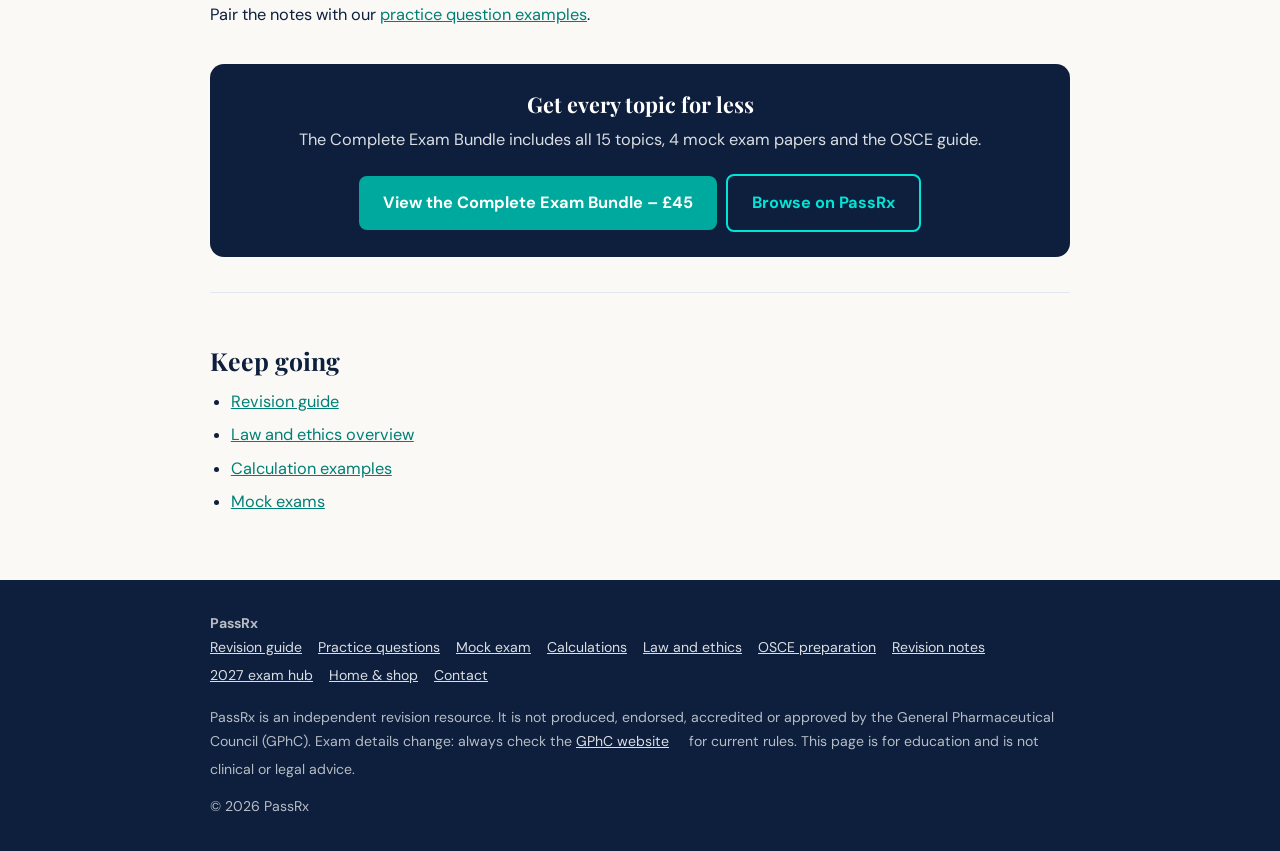
<file: gphc-revision-notes/index.html>
<!DOCTYPE html>
<html lang="en-GB">
<head>
<meta charset="utf-8">
<meta name="viewport" content="width=device-width,initial-scale=1">
<title>GPhC Revision Notes: 15 Topic PDFs | PassRx</title>
<meta name="description" content="PassRx GPhC revision notes cover 15 topics, from cardiovascular and respiratory to law, calculations and clinical pharmacy. Instant PDF downloads from £5 each.">
<link rel="canonical" href="https://passrx.org/gphc-revision-notes/">
<meta name="robots" content="index,follow,max-snippet:-1,max-image-preview:large">
<meta name="theme-color" content="#0d1f3c">
<meta property="og:type" content="article"><meta property="og:site_name" content="PassRx">
<meta property="og:title" content="GPhC Revision Notes: 15 Topic PDFs | PassRx"><meta property="og:description" content="PassRx GPhC revision notes cover 15 topics, from cardiovascular and respiratory to law, calculations and clinical pharmacy. Instant PDF downloads from £5 each."><meta property="og:url" content="https://passrx.org/gphc-revision-notes/">
<meta name="twitter:card" content="summary">
<link rel="preconnect" href="https://fonts.googleapis.com"><link rel="preconnect" href="https://fonts.gstatic.com" crossorigin>
<link href="https://fonts.googleapis.com/css2?family=Playfair+Display:wght@700&family=DM+Sans:wght@400;600;700&display=swap" rel="stylesheet">
<link rel="stylesheet" href="/assets/seo.css">
<script async src="https://www.googletagmanager.com/gtag/js?id=G-4N3YDHGF9C"></script>
<script>window.dataLayer=window.dataLayer||[];function gtag(){dataLayer.push(arguments);}gtag('js',new Date());gtag('config','G-4N3YDHGF9C');</script>
<script type="application/ld+json">[{"@context": "https://schema.org", "@graph": [{"@type": "WebPage", "@id": "https://passrx.org/gphc-revision-notes/#webpage", "url": "https://passrx.org/gphc-revision-notes/", "name": "GPhC Revision Notes: 15 Topic PDFs | PassRx", "description": "PassRx GPhC revision notes cover 15 topics, from cardiovascular and respiratory to law, calculations and clinical pharmacy. Instant PDF downloads from £5 each.", "inLanguage": "en-GB", "isPartOf": {"@id": "https://passrx.org/#website"}, "dateModified": "2026-11-04", "breadcrumb": {"@id": "https://passrx.org/gphc-revision-notes/#breadcrumb"}}, {"@type": "BreadcrumbList", "@id": "https://passrx.org/gphc-revision-notes/#breadcrumb", "itemListElement": [{"@type": "ListItem", "position": 1, "name": "PassRx", "item": "https://passrx.org/"}, {"@type": "ListItem", "position": 2, "name": "Revision notes", "item": "https://passrx.org/gphc-revision-notes/"}]}, {"@type": "Product", "name": "Complete Exam Bundle", "description": "All 15 revision topic PDFs, a full mock examination and an OSCE preparation guide as a single PDF download.", "brand": {"@type": "Brand", "name": "PassRx"}, "offers": {"@type": "Offer", "url": "https://primenotes.gumroad.com/l/exambundle", "priceCurrency": "GBP", "price": "45.00", "availability": "https://schema.org/InStock"}}]}]</script>
</head>
<body>
<a class="skip" href="#main">Skip to content</a>
<header class="top"><a class="logo" href="/">Pass<b>Rx</b></a><nav aria-label="Main"><a href="/gphc-registration-assessment-revision/">Revision guide</a><a href="/gphc-registration-assessment-questions/">Practice questions</a><a href="/gphc-mock-exam/">Mock exam</a><a href="/gphc-calculations/">Calculations</a><a href="/gphc-law-and-ethics/">Law and ethics</a><a href="/#bundles">Shop</a></nav></header>
<section class="hero-s"><div class="in">
<div class="crumbs"><a href="/">PassRx</a> &rsaquo; Revision notes</div>
<h1>GPhC Revision Notes: 15 Topics, Written by a Pharmacist</h1><p class="lead">An overview of what the PassRx revision notes cover, with links to each subject area.</p>
<p class="meta">Last updated: <time datetime="2026-11-04">4 November 2026</time> &middot; Written by a practising pharmacist</p>
</div></section>
<main id="main"><div class="in">
<p class="note"><strong>Official information first.</strong> Dates, format, permitted items and eligibility are set by the GPhC and can change. Use the <a href="https://www.pharmacyregulation.org/" rel="noopener">GPhC registration assessment pages</a> as your source of truth; see also our <a href="/gphc-registration-assessment-2027/">2027 exam hub</a>.</p>
<h2>What the notes are</h2>
<p>PassRx revision notes are concise PDFs written by a practising pharmacist. Each topic summarises the essentials for exam revision and is designed to be used alongside current NICE guidance and the BNF. Notes are updated when guidance changes, and each is a PDF download. Individual topics cost &pound;5 each, and the Complete Exam Bundle is &pound;45.</p>
<h2>The 15 topics</h2>
<div class="grid"><a href="https://primenotes.gumroad.com/l/cardiovascular" target="_blank" rel="noopener">01. Cardiovascular Medicine<span>Heart failure, ACS, hypertension, AF</span></a><a href="https://primenotes.gumroad.com/l/pharmacycalculations" target="_blank" rel="noopener">02. Pharmacy Calculations<span>Doses, infusions, displacement values</span></a><a href="https://primenotes.gumroad.com/l/okvrik" target="_blank" rel="noopener">03. Law, Ethics and MEP<span>Drug schedules, GPhC standards, MEP</span></a><a href="https://primenotes.gumroad.com/l/fbztmy" target="_blank" rel="noopener">04. Respiratory Medicine<span>Asthma, COPD, inhaler devices</span></a><a href="https://primenotes.gumroad.com/l/ihmurw" target="_blank" rel="noopener">05. Endocrine and Metabolic<span>Diabetes, thyroid, osteoporosis</span></a><a href="https://primenotes.gumroad.com/l/GIMedicine" target="_blank" rel="noopener">06. Gastrointestinal Medicine<span>GORD, IBD, IBS, liver disease</span></a><a href="https://primenotes.gumroad.com/l/infectionsandantimicrobials" target="_blank" rel="noopener">07. Infections and Antimicrobials<span>Antibiotics, antivirals, antifungals</span></a><a href="https://primenotes.gumroad.com/l/cns" target="_blank" rel="noopener">08. Central Nervous System<span>Depression, epilepsy, Parkinson's</span></a><a href="https://primenotes.gumroad.com/l/painmanagement" target="_blank" rel="noopener">09. Pain Management<span>Opioids, analgesic ladder, neuropathic pain</span></a><a href="https://primenotes.gumroad.com/l/aznetv" target="_blank" rel="noopener">10. Renal Medicine<span>CKD, AKI, dialysis, dose adjustment</span></a><a href="https://primenotes.gumroad.com/l/msk" target="_blank" rel="noopener">11. Musculoskeletal Medicine<span>Arthritis, osteoporosis, gout</span></a><a href="https://primenotes.gumroad.com/l/ogozc" target="_blank" rel="noopener">12. Women's Health<span>Contraception, pregnancy, menopause</span></a><a href="https://primenotes.gumroad.com/l/haematonc" target="_blank" rel="noopener">13. Haematology and Oncology<span>Anaemia, anticoagulation, blood cancers</span></a><a href="https://primenotes.gumroad.com/l/Dermatology" target="_blank" rel="noopener">14. Dermatology<span>Eczema, psoriasis, acne, skin infections</span></a><a href="https://primenotes.gumroad.com/l/clinicalpharmacy" target="_blank" rel="noopener">15. Clinical Pharmacy<span>Drug interactions, TDM, polypharmacy</span></a></div>
<h2>How to use the notes</h2>
<ol><li>Read a topic once, then close it and write what you remember.</li><li>Do practice questions on the topic the next day.</li><li>Note the gaps in your mistakes log and re-read only those sections.</li><li>Revisit each topic at least twice before your exam.</li></ol>
<p>Pair the notes with our <a href="/gphc-registration-assessment-questions/">practice question examples</a>.</p>
<div class="cta"><h2>Get every topic for less</h2><p>The Complete Exam Bundle includes all 15 topics, 4 mock exam papers and the OSCE guide.</p><a class="btn" href="https://primenotes.gumroad.com/l/exambundle" target="_blank" rel="noopener">View the Complete Exam Bundle &ndash; &pound;45</a><a class="btn alt" href="/#topics">Browse on PassRx</a></div>
<div class="related"><h2>Keep going</h2><ul><li><a href="/gphc-registration-assessment-revision/">Revision guide</a></li><li><a href="/gphc-law-and-ethics/">Law and ethics overview</a></li><li><a href="/gphc-calculations/">Calculation examples</a></li><li><a href="/gphc-mock-exam/">Mock exams</a></li></ul></div>
</div></main>
<footer class="site"><div><strong>PassRx</strong><br><a href="/gphc-registration-assessment-revision/">Revision guide</a><a href="/gphc-registration-assessment-questions/">Practice questions</a><a href="/gphc-mock-exam/">Mock exam</a><a href="/gphc-calculations/">Calculations</a><a href="/gphc-law-and-ethics/">Law and ethics</a><a href="/gphc-osce/">OSCE preparation</a><a href="/gphc-revision-notes/">Revision notes</a><a href="/gphc-registration-assessment-2027/">2027 exam hub</a><a href="/">Home &amp; shop</a><a href="mailto:primenotesedu@gmail.com">Contact</a></div>
<p>PassRx is an independent revision resource. It is not produced, endorsed, accredited or approved by the General Pharmaceutical Council (GPhC). Exam details change: always check the <a href="https://www.pharmacyregulation.org/" rel="noopener">GPhC website</a> for current rules. This page is for education and is not clinical or legal advice.</p>
<p>&copy; 2026 PassRx</p></footer>
</body></html>
</file>
<file: assets/seo.css>
:root{--n:#0d1f3c;--t:#00a99d;--tb:#00e5d6;--tl:#e6f7f6;--c:#faf9f6;--m:#5b6472;--w:#fff;}
*{margin:0;padding:0;box-sizing:border-box}
html{scroll-behavior:smooth}
body{font-family:"DM Sans",system-ui,sans-serif;background:var(--c);color:var(--n);line-height:1.7;font-size:1.02rem}
a{color:#007f76}a:hover{color:var(--n)}
.skip{position:absolute;left:-999px;top:0;background:var(--n);color:#fff;padding:.6rem 1rem;z-index:200}.skip:focus{left:0}
header.top{display:flex;align-items:center;justify-content:space-between;flex-wrap:wrap;gap:.6rem 1.2rem;padding:.8rem 4%;background:var(--w);border-bottom:1px solid #e8e8e8;position:sticky;top:0;z-index:50}
.logo{font-family:"Playfair Display",serif;font-size:1.5rem;color:var(--n);text-decoration:none}.logo b{color:var(--t)}
header.top nav{display:flex;flex-wrap:wrap;gap:.3rem 1.1rem;font-size:.9rem}
header.top nav a{color:var(--n);text-decoration:none;font-weight:600}header.top nav a:hover,header.top nav a[aria-current]{color:var(--t)}
.hero-s{background:var(--n);color:#fff;padding:3rem 4% 2.6rem}
.hero-s .in,main .in{max-width:860px;margin:0 auto}
.crumbs{font-size:.82rem;color:rgba(255,255,255,.65);margin-bottom:1rem}.crumbs a{color:var(--tb)}
h1{font-family:"Playfair Display",serif;font-size:clamp(1.9rem,4.5vw,2.8rem);line-height:1.2;margin-bottom:.8rem}
.lead{font-size:1.1rem;color:rgba(255,255,255,.88);max-width:660px}
.meta{font-size:.82rem;color:rgba(255,255,255,.6);margin-top:1rem}
main{padding:2.4rem 4% 3rem}
main h2{font-family:"Playfair Display",serif;font-size:1.55rem;margin:2.2rem 0 .7rem;line-height:1.3}
main h3{font-size:1.1rem;margin:1.4rem 0 .4rem}
main p,main ul,main ol{margin-bottom:1rem}main ul,main ol{padding-left:1.3rem}main li{margin-bottom:.35rem}
.card{background:var(--w);border:1.5px solid #e2e8f0;border-radius:12px;padding:1.2rem 1.3rem;margin:1.2rem 0}
.q{border-left:4px solid var(--t)}
.q summary{cursor:pointer;font-weight:600;margin-top:.5rem}
.note{background:var(--tl);border-radius:10px;padding:.9rem 1.1rem;font-size:.93rem;margin:1.2rem 0}
.warn{background:#fff7e6;border:1px solid #f1d28a;border-radius:10px;padding:.9rem 1.1rem;font-size:.93rem;margin:1.2rem 0}
.cta{background:var(--n);color:#fff;border-radius:14px;padding:1.6rem;margin:2.2rem 0;text-align:center}
.cta h2{color:#fff;margin:0 0 .5rem!important;font-size:1.35rem!important}.cta p{color:rgba(255,255,255,.85)}
.btn{display:inline-block;background:var(--t);color:#fff!important;font-weight:700;text-decoration:none;padding:.8rem 1.5rem;border-radius:8px;margin:.3rem .3rem 0}
.btn:hover{background:var(--tb);color:var(--n)!important}.btn.alt{background:transparent;border:2px solid var(--tb);color:var(--tb)!important}
table{width:100%;border-collapse:collapse;margin:1rem 0;font-size:.93rem;background:var(--w)}
th,td{border:1px solid #e2e8f0;padding:.55rem .7rem;text-align:left;vertical-align:top}th{background:var(--tl)}
.tw{overflow-x:auto}
.grid{display:grid;grid-template-columns:repeat(auto-fill,minmax(230px,1fr));gap:12px;margin:1rem 0}
.grid a{display:block;background:var(--w);border:1.5px solid #e2e8f0;border-radius:10px;padding:.9rem 1rem;text-decoration:none;color:var(--n)}
.grid a:hover{border-color:var(--t)}.grid span{display:block;font-size:.86rem;color:var(--m);font-weight:400}
.related{border-top:1px solid #e2e8f0;margin-top:2rem;padding-top:1rem}
.upd{background:var(--tl);border:1.5px dashed var(--t);border-radius:10px;padding:1rem 1.2rem;margin:1rem 0}
footer.site{background:var(--n);color:rgba(255,255,255,.7);padding:2rem 4%;font-size:.88rem}
footer.site a{color:rgba(255,255,255,.85);display:inline-block;margin:0 1rem .3rem 0}
footer.site p{max-width:860px;margin:.8rem auto 0}footer.site div{max-width:860px;margin:0 auto}
@media(max-width:600px){main{padding:1.6rem 5% 2.4rem}.hero-s{padding:2rem 5%}}
</file>
